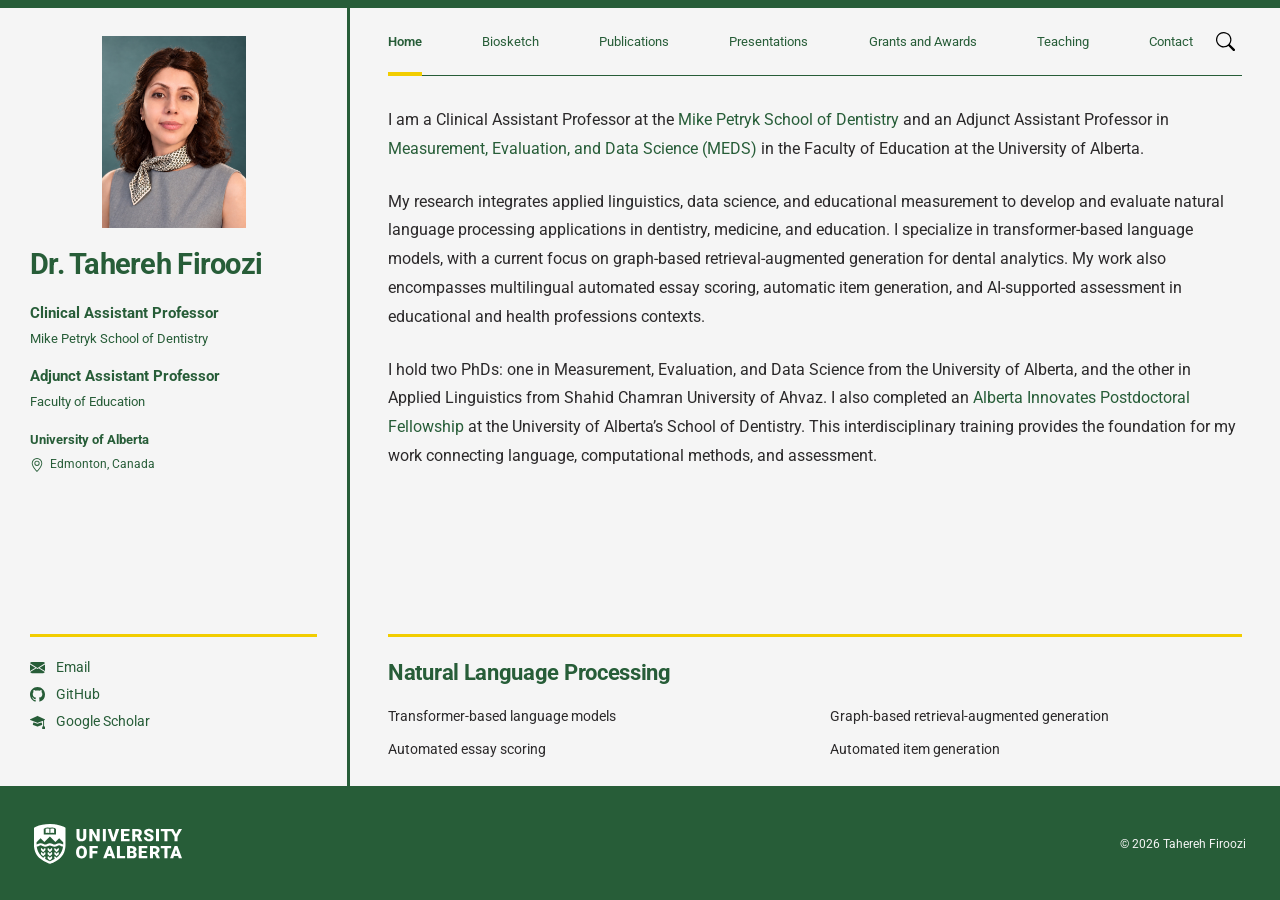
<file: index.html>
<!doctype html><html lang="en-CA"><head><meta charset="utf-8"><meta name="viewport" content="width=device-width, initial-scale=1"><title>Home | Dr. Tahereh Firoozi</title><meta name="description" content="Dr. Tahereh Firoozi researches natural language processing, language models, and educational measurement in dentistry, medicine, and education."><meta name="theme-color" content="#275D38"><meta property="og:type" content="website"><meta property="og:title" content="Home | Dr. Tahereh Firoozi"><meta property="og:description" content="Dr. Tahereh Firoozi researches natural language processing, language models, and educational measurement in dentistry, medicine, and education."><link rel="icon" type="image/svg+xml" href="assets/favicon.svg"><link rel="stylesheet" href="assets/home-bauhaus.css?v=12"><script defer src="assets/home.js?v=6"></script><script type="application/ld+json">{"@context": "https://schema.org", "@type": "Person", "name": "Tahereh Firoozi", "honorificPrefix": "Dr.", "jobTitle": ["Clinical Assistant Professor", "Adjunct Assistant Professor"], "affiliation": {"@type": "CollegeOrUniversity", "name": "University of Alberta"}, "email": "tahereh.firoozi@ualberta.ca", "knowsAbout": ["Natural language processing", "Educational measurement", "Applied linguistics", "Graph-based retrieval-augmented generation", "Automated essay scoring", "Automatic item generation"]}</script><link rel="stylesheet" href="assets/typography.css?v=2"><link rel="stylesheet" href="assets/accents.css?v=1"><link rel="preload" href="assets/fonts/roboto-400.woff2" as="font" type="font/woff2" crossorigin><link rel="stylesheet" href="assets/ualberta-brand.css?v=4"></head><body><a class="skip" href="#main">Skip to main content</a><div class="page"><aside class="profile" aria-label="Faculty profile"><div class="profile-main"><img class="portrait" src="assets/portrait-october-2026.jpeg" width="1086" height="1448" style="aspect-ratio:1086/1448" decoding="async" fetchpriority="high" alt="Portrait of Dr. Tahereh Firoozi"><div class="identity"><h1>Dr. Tahereh Firoozi</h1><div class="positions sidebar-roles"><div class="position-group"><strong class="position-title">Clinical Assistant Professor</strong><div class="position-detail">Mike Petryk School of Dentistry</div></div><div class="position-group"><strong class="position-title">Adjunct Assistant Professor</strong><div class="position-detail">Faculty of Education</div></div><div class="position-university">University of Alberta</div><div class="position-location" style="display:flex;align-items:center;gap:6px;font-size:.8em;font-weight:400;margin-top:8px"><img src="assets/location.svg?v=2" width="14" height="14" alt="" aria-hidden="true"><div>Edmonton, Canada</div></div></div></div></div><nav class="sidebar-contacts" aria-label="Contact and academic profiles"><a href="mailto:tahereh.firoozi@ualberta.ca"><img src="assets/envelope-fill.svg?v=2" alt=""><span>Email</span></a><a href="https://github.com/Tahereh-Firoozi"><img src="assets/github.svg?v=2" alt=""><span>GitHub</span></a><a href="https://scholar.google.com/citations?hl=en&amp;user=uJerP4AAAAAJ"><img src="assets/mortarboard-fill.svg?v=2" alt=""><span>Google Scholar</span></a></nav></aside><div class="content"><header class="header"><button class="menu" aria-controls="main-nav" aria-expanded="false">Menu</button><nav class="navigation" id="main-nav" aria-label="Main navigation"><a href="index.html" aria-current="page">Home</a><a href="biosketch.html">Biosketch</a><a href="publications.html">Publications</a><a href="presentations.html">Presentations</a><a href="grants-awards.html">Grants and Awards</a><a href="teaching.html">Teaching</a><a href="contact.html">Contact</a></nav><button class="search-toggle" aria-label="Search this website" aria-controls="search-panel" aria-expanded="false"><img src="assets/search.svg" alt=""></button></header><section class="search-panel" id="search-panel" hidden><label for="site-search">Search this website</label><input id="site-search" type="search" placeholder="Search publications, teaching, and more" autocomplete="off"><p class="search-status" role="status"></p><ul class="search-results"></ul></section><main class="intro" id="main" tabindex="-1"><p>I am a Clinical Assistant Professor at the <a href="https://www.ualberta.ca/en/school-of-dentistry/index.html">Mike Petryk School of Dentistry</a> and an Adjunct Assistant Professor in <a href="https://www.ualberta.ca/en/education/programs/graduate-programs/measurement-evaluation-and-data-science.html">Measurement, Evaluation, and Data Science (MEDS)</a> in the Faculty of Education at the University of Alberta.</p><p>My research integrates applied linguistics, data science, and educational measurement to develop and evaluate natural language processing applications in dentistry, medicine, and education. I specialize in transformer-based language models, with a current focus on graph-based retrieval-augmented generation for dental analytics. My work also encompasses multilingual automated essay scoring, automatic item generation, and AI-supported assessment in educational and health professions contexts.</p><p>I hold two PhDs: one in Measurement, Evaluation, and Data Science from the University of Alberta, and the other in Applied Linguistics from Shahid Chamran University of Ahvaz. I also completed an <a href="https://albertainnovates.ca/projects/postdoctoral-fellowships-recipients/">Alberta Innovates Postdoctoral Fellowship</a> at the University of Alberta’s School of Dentistry. This interdisciplinary training provides the foundation for my work connecting language, computational methods, and assessment.</p></main><section class="research-focus" aria-labelledby="research-focus-title"><h2 id="research-focus-title">Natural Language Processing</h2><ul class="focus-keywords"><li>Transformer-based language models</li><li>Graph-based retrieval-augmented generation</li><li>Automated essay scoring</li><li>Automated item generation</li></ul></section></div></div><footer class="site-footer"><div class="footer-inner"><a class="university-mark" href="https://www.ualberta.ca/en/index.html" aria-label="University of Alberta"><img src="assets/ualberta-logo-reversed-white.svg" width="148" height="41" alt="University of Alberta"></a><p class="footer-copyright">© 2026 Tahereh Firoozi</p></div></footer></body></html>
</file>
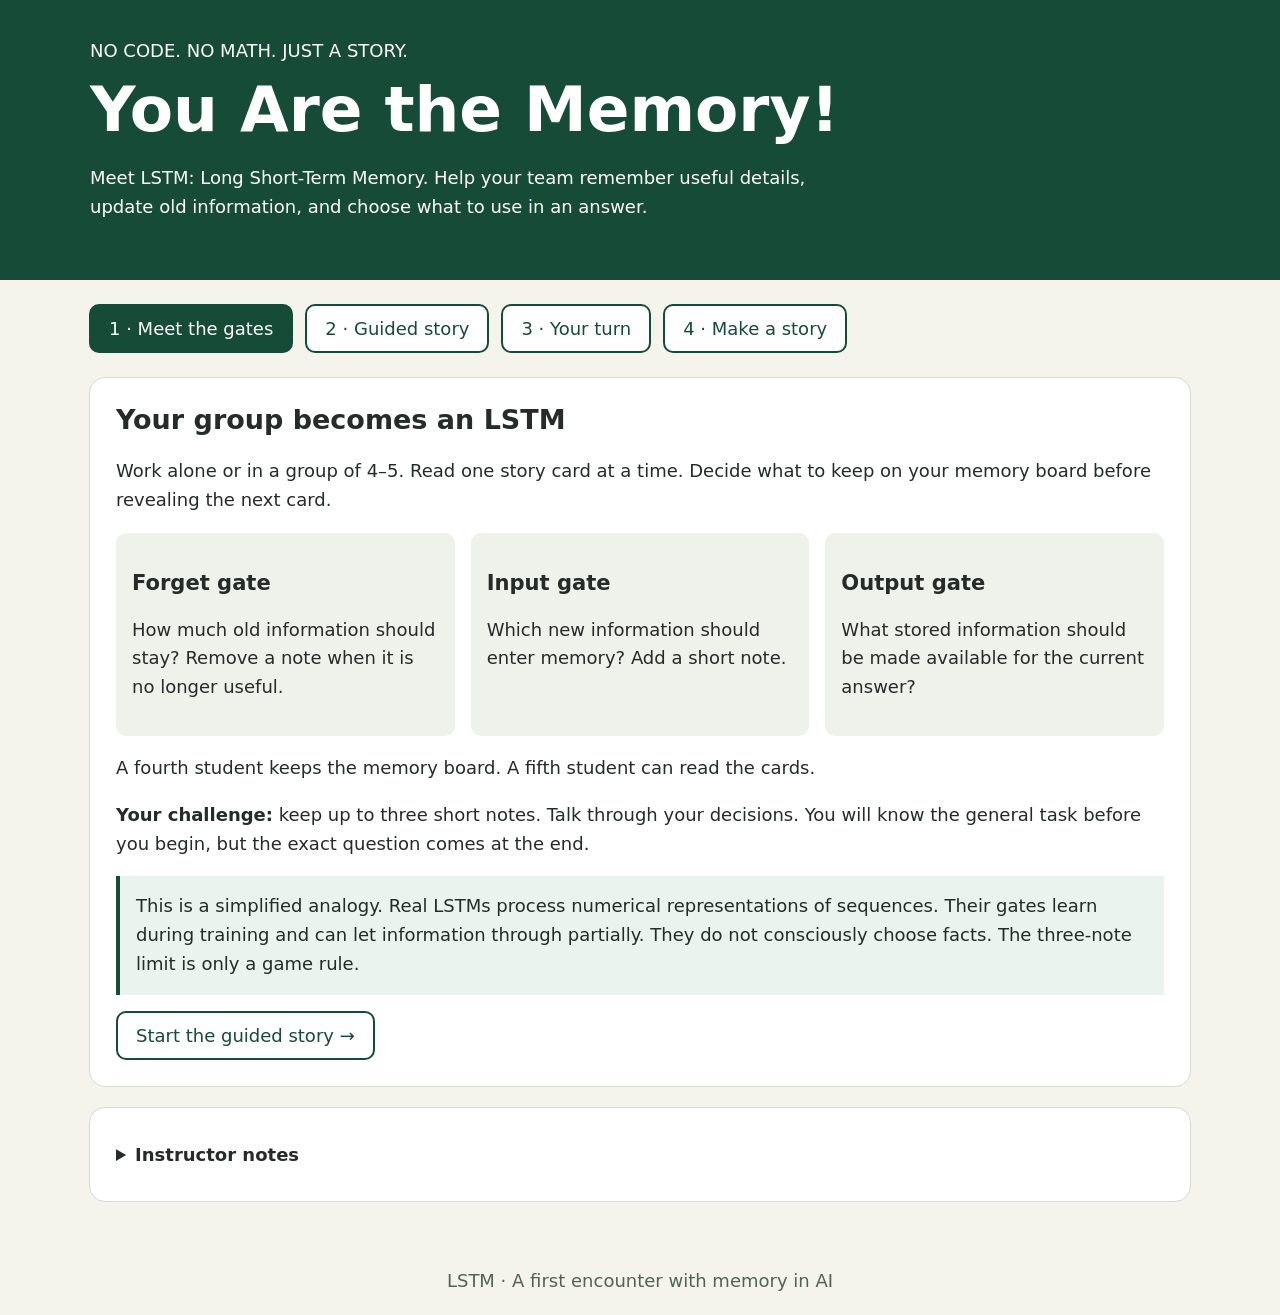
<file: lstm-activity/index.html>
<!doctype html>
<html lang="en"><head><meta charset="utf-8"><meta name="viewport" content="width=device-width,initial-scale=1"><title>You Are the Memory! · LSTM activity</title><style>
:root{font-family:Aptos,Calibri,system-ui,sans-serif;color:#242b28;background:#f5f4ec;font-size:18px}*{box-sizing:border-box}body{margin:0}header{background:#164b38;color:white;padding:40px max(24px,calc((100vw - 1100px)/2))}header p{max-width:720px;line-height:1.6}h1{font-size:clamp(2rem,5vw,3.5rem);margin:12px 0}h2{margin-top:0}main{max-width:1150px;margin:auto;padding:24px}nav{display:flex;gap:12px;flex-wrap:wrap;margin-bottom:24px}button,a.button{font:inherit;cursor:pointer;border:2px solid #164b38;border-radius:10px;padding:12px 18px;background:white;color:#164b38}button:hover,button[aria-pressed=true]{background:#164b38;color:white}button:disabled{opacity:.45;cursor:default}button:focus-visible,input:focus-visible,textarea:focus-visible,summary:focus-visible{outline:3px solid #a86900;outline-offset:3px}.grid{display:grid;grid-template-columns:1.3fr 1fr;gap:24px}.panel{background:white;border:1px solid #d4dcd3;border-radius:16px;padding:26px;margin-bottom:20px}p,li{line-height:1.6}.tag{color:#56675c;font-size:.9rem}.story{font-size:1.4rem;line-height:1.6;min-height:140px}.memory{background:#fff3bd;padding:16px;border-radius:10px;margin:12px 0;display:flex;align-items:center;justify-content:space-between;gap:12px}.memory button{padding:5px 10px;font-size:.9rem}input,textarea{font:inherit;width:100%;padding:12px;border:1px solid #778b7f;border-radius:8px;margin:8px 0 12px}label{display:block}small{display:block;line-height:1.5}.feedback{padding:16px;background:#eaf3ed;border-left:4px solid #164b38;margin:16px 0;line-height:1.6}.actions{display:flex;gap:10px;flex-wrap:wrap;margin-top:20px}details{margin:16px 0}summary{cursor:pointer;padding:10px 0;font-weight:600}.roles{display:grid;grid-template-columns:repeat(3,1fr);gap:16px}.role{background:#eef2eb;border-radius:10px;padding:16px}footer{padding:24px;text-align:center;color:#526256} [hidden]{display:none!important}@media(max-width:720px){.grid,.roles{grid-template-columns:1fr}header{padding:28px 24px}.panel{padding:20px}}@media print{nav,button,.actions{display:none}.grid{display:block}header{background:white;color:black}.panel{break-inside:avoid}}
</style></head><body><header><span>NO CODE. NO MATH. JUST A STORY.</span><h1>You Are the Memory!</h1><p>Meet LSTM: Long Short-Term Memory. Help your team remember useful details, update old information, and choose what to use in an answer.</p></header><main>
<nav aria-label="Activity sections"><button data-view="learn" aria-pressed="true">1 · Meet the gates</button><button data-view="story" aria-pressed="false">2 · Guided story</button><button data-view="practice" aria-pressed="false">3 · Your turn</button><button data-view="create" aria-pressed="false">4 · Make a story</button></nav>
<section id="learn" class="view"><div class="panel"><h2>Your group becomes an LSTM</h2><p>Work alone or in a group of 4–5. Read one story card at a time. Decide what to keep on your memory board before revealing the next card.</p><div class="roles"><div class="role"><h3>Forget gate</h3><p>How much old information should stay? Remove a note when it is no longer useful.</p></div><div class="role"><h3>Input gate</h3><p>Which new information should enter memory? Add a short note.</p></div><div class="role"><h3>Output gate</h3><p>What stored information should be made available for the current answer?</p></div></div><p>A fourth student keeps the memory board. A fifth student can read the cards.</p><p><strong>Your challenge:</strong> keep up to three short notes. Talk through your decisions. You will know the general task before you begin, but the exact question comes at the end.</p><div class="feedback">This is a simplified analogy. Real LSTMs process numerical representations of sequences. Their gates learn during training and can let information through partially. They do not consciously choose facts. The three-note limit is only a game rule.</div><button id="begin">Start the guided story →</button></div><details class="panel"><summary>Instructor notes</summary><p>Allow around 20–25 minutes. Assign roles, project the guided story, then let groups complete the new practice story. Encourage explanations before clicking. There is no need to enter names.</p><p>The memory board represents the cell state. The output gate controls what part of the updated cell state contributes to the hidden state; a downstream output layer can use that hidden state to produce an answer. Selecting a note here simplifies that process.</p><p>Optional comparison: on paper, keep only the first three facts with no updates. Repeat the parcel story. The stale code shows why updating matters. This artificial restriction does not represent all other AI models.</p></details></section>
<section id="play" class="view" hidden><div class="grid"><div><div class="panel"><span class="tag" id="progress"></span><h2 id="storyTitle"></h2><p id="task"></p><div class="story" id="card" aria-live="polite"></div><div id="decision"><p><strong>Pause and decide:</strong> What should the forget gate remove? What should the input gate add?</p><details id="hint"><summary>See a suggested decision</summary><p id="hintText"></p></details><div class="actions"><button id="next">Next story card →</button></div></div><div id="answerArea" hidden><label for="answer" id="question"></label><input id="answer" autocomplete="off" placeholder="Type your answer"><button id="check">Check my answer</button><div id="result" role="status"></div><p>Which information remained in memory but was unnecessary for this answer?</p><label for="reflection">Explain what the output gate did</label><textarea id="reflection" rows="3" placeholder="We kept … in memory, but used … to answer."></textarea></div></div><div class="actions"><button id="restart">Restart this story</button><button id="toPractice">Try the practice story →</button></div></div><aside class="panel"><h2>Your memory board</h2><p>Up to three notes. Removing an old note models the forget gate; adding a note models the input gate.</p><div id="notes" aria-live="polite"></div><form id="noteForm"><label for="newNote">New memory</label><input id="newNote" maxlength="140" placeholder="A short useful fact" required><button id="add" type="submit">Store this memory</button></form><p id="capacity" role="status"></p><small>Your progress is saved automatically in this browser on this device when browser storage is available. Nothing is submitted to your instructor.</small><p id="saveStatus" role="status"></p></aside></div></section>
<section id="create" class="view" hidden><div class="panel"><h2>Give another group a memory challenge</h2><p>Write four sentences: an important fact, a distracting detail, a correction to the important fact, and a question requiring the corrected information.</p><label for="ownStory">Your four-sentence story</label><textarea id="ownStory" rows="7" placeholder="1. An important fact …&#10;2. A distracting detail …&#10;3. A correction …&#10;4. Your question …"></textarea><label for="exit">Exit ticket: explain an LSTM using “remember,” “update,” and “use.”</label><textarea id="exit" rows="4"></textarea><button id="download">Download my work</button><p>The download includes both story memory boards, answers, reflections, and your own story. Share the file with your instructor if requested.</p></div></section>
</main><footer>LSTM · A first encounter with memory in AI</footer><script>
'use strict';
const stories={story:{title:'The mystery parcel',task:'You are helping Student A collect a parcel after class.',cards:[['Student A is collecting a parcel after class. The collection code is 472.','Store the collection code: 472.'],['On the way, Student A sees a purple bicycle covered in stickers.','The bicycle probably will not help with collecting the parcel. You can leave it out.'],['The parcel is waiting at the library desk.','Store the collection location: library desk.'],['A message arrives: the collection code has changed to 819. The old code will no longer work.','Forget the outdated code 472. Store the new code 819.'],['Student A stops to chat about a funny video.','This detail probably does not help with parcel collection.'],['The library desk closes at 5 p.m.','Store the closing time: 5 p.m. Keep the current code and location too.']],question:'Student A has reached the library desk. What code should they give?',answer:'819',explanation:'The current code is 819. The forget gate removed the outdated code; the input gate stored the replacement. The output gate made relevant memory available for the answer. The location and closing time can stay in memory without appearing in this answer.'},practice:{title:'The workshop mix-up',task:'You are helping Student B arrive at a workshop at the correct place and time.',cards:[['Student B has a workshop in Room 204 at 2 p.m.','Store Room 204 and 2 p.m.'],['A poster outside shows a penguin wearing sunglasses.','The poster does not help with finding the workshop.'],['Student B needs to bring a notebook.','Store the notebook reminder if you have space.'],['An email arrives: the workshop has moved to Room 310. The time is unchanged.','Replace Room 204 with Room 310. Keep the time: 2 p.m.'],['A friend says the café has a new cookie flavour.','This is probably a distraction for the workshop task.'],['A final message says the workshop will now begin at 3 p.m.','Replace 2 p.m. with 3 p.m. Keep Room 310.']],question:'Where should Student B go, and at what time?',answer:'310',explanation:'Student B should go to Room 310 at 3 p.m. Two old facts needed updating. The notebook reminder could remain in memory, but it is not needed to answer where and when.'}};
const empty=()=>({step:0,notes:[],answer:'',reflection:'',checked:false});let state={story:empty(),practice:empty(),ownStory:'',exit:'',view:'learn'},active='story';const key='lstm-memory-activity-v1';try{const saved=JSON.parse(localStorage.getItem(key));if(saved&&['story','practice'].every(k=>saved[k]&&Number.isInteger(saved[k].step)&&saved[k].step>=0&&saved[k].step<=6&&Array.isArray(saved[k].notes)&&saved[k].notes.length<=3&&saved[k].notes.every(n=>typeof n==='string'))){state={...state,...saved};}}catch(e){}
const $=id=>document.getElementById(id);function save(){try{localStorage.setItem(key,JSON.stringify(state));$('saveStatus').textContent='Saved in this browser.';}catch(e){$('saveStatus').textContent='Browser saving is unavailable. Download your work before leaving.';}}
function show(view){state.view=view;document.querySelectorAll('.view').forEach(el=>el.hidden=true);document.querySelectorAll('[data-view]').forEach(b=>b.setAttribute('aria-pressed',String(b.dataset.view===view)));if(view==='story'||view==='practice'){active=view;$('play').hidden=false;render();}else{$(view).hidden=false;}save();}
function render(){const s=state[active],d=stories[active],end=s.step===6;$('storyTitle').textContent=d.title;$('task').textContent=d.task;$('progress').textContent=end?'Final challenge · Use your memory':'Card '+(s.step+1)+' of 6';$('card').textContent=end?'The story is finished. Ask your output gate what information is needed now.':d.cards[s.step][0];$('decision').hidden=end;$('hint').open=false;$('hintText').textContent=end?'':d.cards[s.step][1];$('answerArea').hidden=!end;$('question').textContent=d.question;$('answer').value=s.answer;$('reflection').value=s.reflection;$('result').textContent='';if(end&&s.checked)feedback();$('toPractice').hidden=active==='practice';$('notes').replaceChildren();s.notes.forEach((note,i)=>{const row=document.createElement('div');row.className='memory';const text=document.createElement('span');text.textContent=note;const b=document.createElement('button');b.textContent='Forget';b.setAttribute('aria-label','Forget '+note);b.onclick=()=>{s.notes.splice(i,1);save();render();};row.append(text,b);$('notes').append(row);});$('capacity').textContent=s.notes.length+' / 3 memories stored'+(s.notes.length===3?' — forget one before adding another.':'.');$('add').disabled=s.notes.length>=3;}
function feedback(){const s=state[active],a=s.answer.toLowerCase();const ok=active==='story'?/\b819\b/.test(a):/\b310\b/.test(a)&&(/\b3\s*(p\.?m\.?|:00)?\b/.test(a)||/\b15:00\b/.test(a));$('result').className='feedback';$('result').textContent=(ok?'You found the updated information! ':'Compare your answer with the updated memory. ')+stories[active].explanation;}
document.querySelectorAll('[data-view]').forEach(b=>b.onclick=()=>show(b.dataset.view));$('begin').onclick=()=>show('story');$('toPractice').onclick=()=>show('practice');$('next').onclick=()=>{state[active].step=Math.min(6,state[active].step+1);save();render();};$('restart').onclick=()=>{if(confirm('Clear this story’s notes and answers and start again?')){state[active]=empty();save();render();}};$('noteForm').onsubmit=e=>{e.preventDefault();const value=$('newNote').value.trim();if(value&&state[active].notes.length<3){state[active].notes.push(value);$('newNote').value='';save();render();}};$('answer').oninput=()=>{state[active].answer=$('answer').value;state[active].checked=false;$('result').textContent='';save();};$('reflection').oninput=()=>{state[active].reflection=$('reflection').value;save();};$('check').onclick=()=>{if(!$('answer').value.trim()){$('result').textContent='Enter an answer first, then check it.';return;}state[active].checked=true;save();feedback();};for(const id of ['ownStory','exit']){$(id).value=state[id];$(id).oninput=()=>{state[id]=$(id).value;save();};}
$('download').onclick=()=>{let text='YOU ARE THE MEMORY! — My work\n';for(const k of ['story','practice']){const s=state[k];text+='\n'+stories[k].title+'\nMemory: '+s.notes.join('; ')+'\nAnswer: '+s.answer+'\nReflection: '+s.reflection+'\n';}text+='\nMy story\n'+state.ownStory+'\n\nExit ticket\n'+state.exit;const url=URL.createObjectURL(new Blob([text],{type:'text/plain;charset=utf-8'}));const a=document.createElement('a');a.href=url;a.download='my-lstm-activity.txt';a.click();setTimeout(()=>URL.revokeObjectURL(url),1000);};show(['learn','story','practice','create'].includes(state.view)?state.view:'learn');
</script></body></html>
</file>
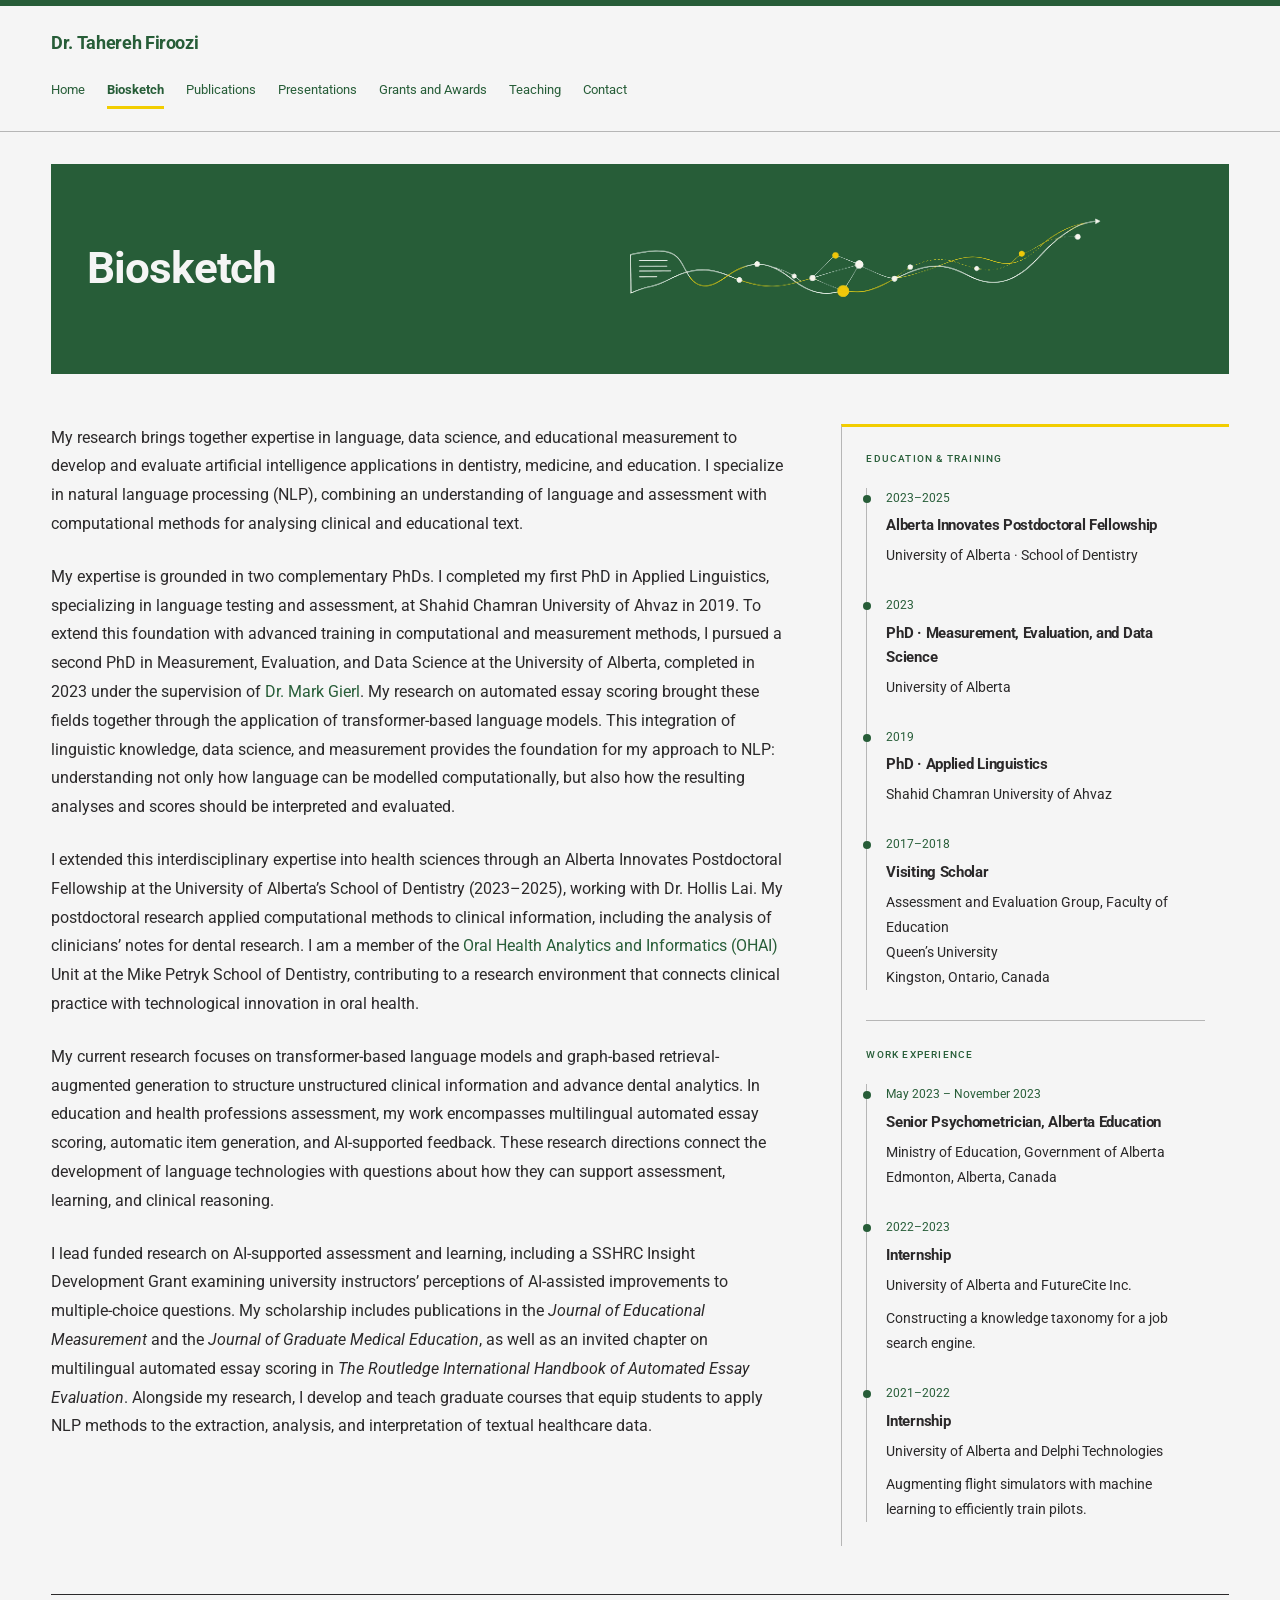
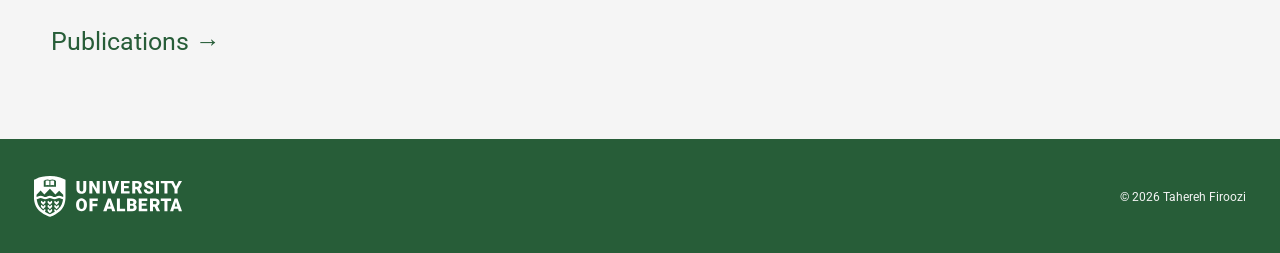
<file: biosketch.html>
<!doctype html>
<html lang="en-CA"><head><meta charset="utf-8"><meta name="viewport" content="width=device-width, initial-scale=1"><title>Biosketch | Dr. Tahereh Firoozi</title><meta name="description" content="Academic biography of Dr. Tahereh Firoozi: two complementary PhDs in applied linguistics and measurement and data science, and postdoctoral training in dentistry."><meta name="theme-color" content="#275D38"><meta property="og:type" content="website"><meta property="og:title" content="Biosketch | Dr. Tahereh Firoozi"><meta property="og:description" content="Academic biography of Dr. Tahereh Firoozi: two complementary PhDs in applied linguistics and measurement and data science, and postdoctoral training in dentistry."><link rel="icon" type="image/svg+xml" href="assets/favicon.svg"><link rel="stylesheet" href="assets/styles.css"><link rel="stylesheet" href="assets/harmony.css?v=7"><script defer src="assets/site.js"></script><script type="application/ld+json">{"@context": "https://schema.org", "@type": "Person", "name": "Tahereh Firoozi", "honorificPrefix": "Dr.", "jobTitle": ["Clinical Assistant Professor", "Adjunct Assistant Professor"], "affiliation": {"@type": "CollegeOrUniversity", "name": "University of Alberta"}, "email": "tahereh.firoozi@ualberta.ca", "knowsAbout": ["Natural language processing", "Educational measurement", "Applied linguistics", "Graph-based retrieval-augmented generation", "Automated essay scoring", "Automatic item generation"]}</script><link rel="stylesheet" href="assets/typography.css?v=2"><link rel="stylesheet" href="assets/accents.css?v=1"><link rel="preload" href="assets/fonts/roboto-400.woff2" as="font" type="font/woff2" crossorigin><link rel="stylesheet" href="assets/ualberta-brand.css?v=4"><link rel="stylesheet" href="assets/biosketch-banner.css?v=2"></head>
<body data-page="biosketch"><a class="skip-link" href="#main">Skip to main content</a><div class="top-rule"></div>
<header class="site-header"><div class="header-inner"><div class="site-identity"><a class="brand" href="index.html" aria-label="Dr. Tahereh Firoozi — Home"><span class="brand-name">Dr. Tahereh Firoozi</span></a><button class="menu-toggle" type="button" aria-expanded="false" aria-controls="main-nav" hidden><span>Menu</span><span class="menu-symbol" aria-hidden="true">☰</span></button><nav class="main-nav" id="main-nav" aria-label="Main navigation"><a href="index.html">Home</a><a href="biosketch.html" aria-current="page">Biosketch</a><a href="publications.html">Publications</a><a href="presentations.html">Presentations</a><a href="grants-awards.html">Grants and Awards</a><a href="teaching.html">Teaching</a><a href="contact.html">Contact</a></nav></div></div></header>
<main id="main" class="site-main" tabindex="-1"><header class="page-intro biosketch-banner"><h1>Biosketch</h1><svg width="0" height="0" aria-hidden="true" style="position:absolute;pointer-events:none"><defs><filter id="biosketch-linework" color-interpolation-filters="sRGB"><feColorMatrix type="matrix" values="1 0 0 0 0  0 1 0 0 0  0 0 1 0 0  4 0 0 0 -1"/></filter></defs></svg><div class="biosketch-sketch" aria-hidden="true"><img src="assets/biosketch-open-journey.webp" width="2048" height="711" alt="" decoding="async"></div></header>
    <div class="bio-layout"><article class="prose"><p>My research brings together expertise in language, data science, and educational measurement to develop and evaluate artificial intelligence applications in dentistry, medicine, and education. I specialize in natural language processing (NLP), combining an understanding of language and assessment with computational methods for analysing clinical and educational text.</p><p>My expertise is grounded in two complementary PhDs. I completed my first PhD in Applied Linguistics, specializing in language testing and assessment, at Shahid Chamran University of Ahvaz in 2019. To extend this foundation with advanced training in computational and measurement methods, I pursued a second PhD in Measurement, Evaluation, and Data Science at the University of Alberta, completed in 2023 under the supervision of <a href="https://sites.google.com/ualberta.ca/mark-gierl/home">Dr. Mark Gierl</a>. My research on automated essay scoring brought these fields together through the application of transformer-based language models. This integration of linguistic knowledge, data science, and measurement provides the foundation for my approach to NLP: understanding not only how language can be modelled computationally, but also how the resulting analyses and scores should be interpreted and evaluated.</p><p>I extended this interdisciplinary expertise into health sciences through an Alberta Innovates Postdoctoral Fellowship at the University of Alberta’s School of Dentistry (2023–2025), working with Dr. Hollis Lai. My postdoctoral research applied computational methods to clinical information, including the analysis of clinicians’ notes for dental research. I am a member of the <a href="https://www.ualberta.ca/en/school-of-dentistry/research/research-clusters/oral-health-analytics-and-informatics/index.html">Oral Health Analytics and Informatics (OHAI)</a> Unit at the Mike Petryk School of Dentistry, contributing to a research environment that connects clinical practice with technological innovation in oral health.</p><p>My current research focuses on transformer-based language models and graph-based retrieval-augmented generation to structure unstructured clinical information and advance dental analytics. In education and health professions assessment, my work encompasses multilingual automated essay scoring, automatic item generation, and AI-supported feedback. These research directions connect the development of language technologies with questions about how they can support assessment, learning, and clinical reasoning.</p><p>I lead funded research on AI-supported assessment and learning, including a SSHRC Insight Development Grant examining university instructors’ perceptions of AI-assisted improvements to multiple-choice questions. My scholarship includes publications in the <em>Journal of Educational Measurement</em> and the <em>Journal of Graduate Medical Education</em>, as well as an invited chapter on multilingual automated essay scoring in <em>The Routledge International Handbook of Automated Essay Evaluation</em>. Alongside my research, I develop and teach graduate courses that equip students to apply NLP methods to the extraction, analysis, and interpretation of textual healthcare data.</p></article>
    <aside class="bio-aside"><div class="eyebrow">Education &amp; training</div><ol class="timeline"><li><span class="timeline-date">2023–2025</span><h3>Alberta Innovates Postdoctoral Fellowship</h3><p>University of Alberta · School of Dentistry</p></li><li><span class="timeline-date">2023</span><h3>PhD · Measurement, Evaluation, and Data Science</h3><p>University of Alberta</p></li><li><span class="timeline-date">2019</span><h3>PhD · Applied Linguistics</h3><p>Shahid Chamran University of Ahvaz</p></li><li><span class="timeline-date">2017–2018</span><h3>Visiting Scholar</h3><p>Assessment and Evaluation Group, Faculty of Education<br>Queen’s University<br>Kingston, Ontario, Canada</p></li></ol><section class="work-experience" aria-labelledby="work-experience-title"><h2 class="eyebrow" id="work-experience-title">Work experience</h2><ol class="timeline">
<li><span class="timeline-date">May 2023 – November 2023</span><h3>Senior Psychometrician, Alberta Education</h3><p>Ministry of Education, Government of Alberta<br>Edmonton, Alberta, Canada</p></li>
<li><span class="timeline-date">2022–2023</span><h3>Internship</h3><p>University of Alberta and FutureCite Inc.</p><p>Constructing a knowledge taxonomy for a job search engine.</p></li>
<li><span class="timeline-date">2021–2022</span><h3>Internship</h3><p>University of Alberta and Delphi Technologies</p><p>Augmenting flight simulators with machine learning to efficiently train pilots.</p></li>
</ol></section></aside></div>
    <div class="page-next"><a href="publications.html">Publications <span aria-hidden="true">→</span></a></div></main>
<footer class="site-footer"><div class="footer-inner"><a class="university-mark" href="https://www.ualberta.ca/en/index.html" aria-label="University of Alberta"><img src="assets/ualberta-logo-reversed-white.svg" width="148" height="41" alt="University of Alberta"></a><p class="footer-copyright">© 2026 Tahereh Firoozi</p></div></footer>
<div class="toast" role="status" aria-live="polite" id="toast" hidden></div>
</body></html>
</file>
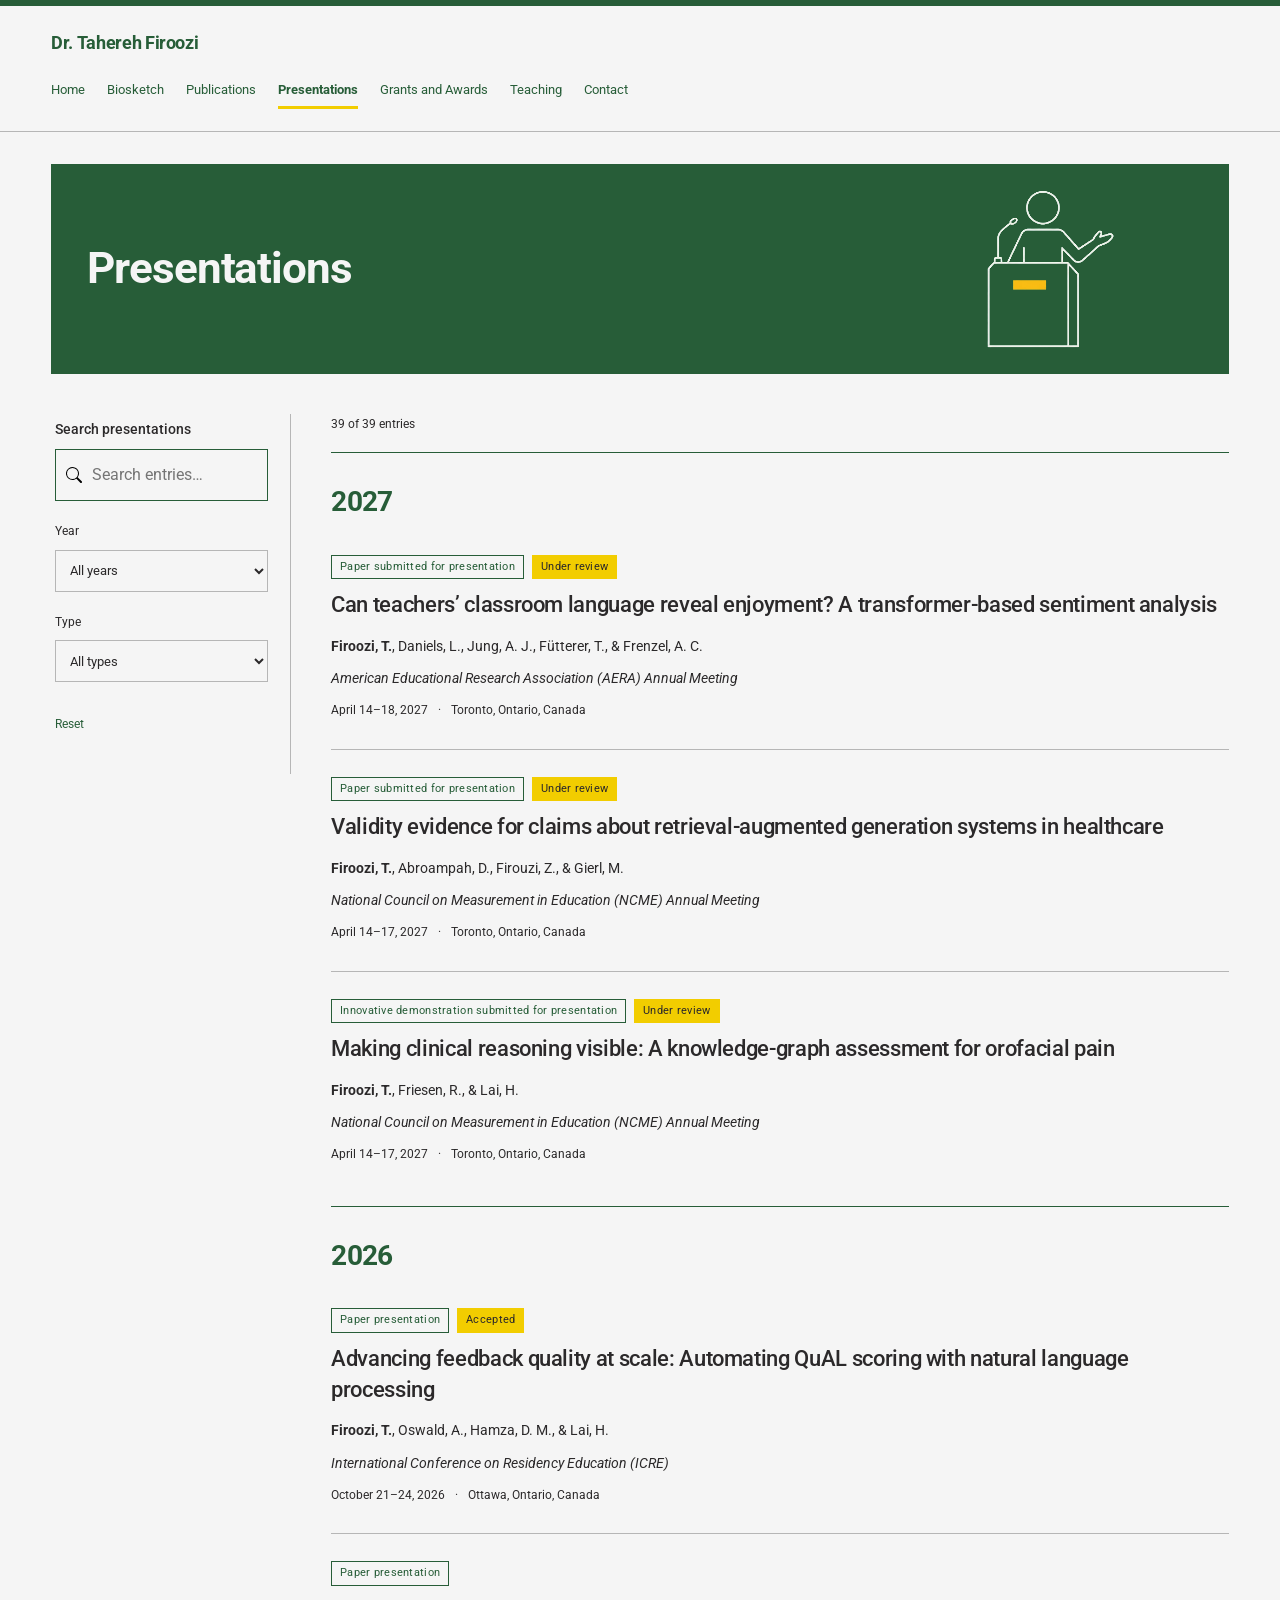
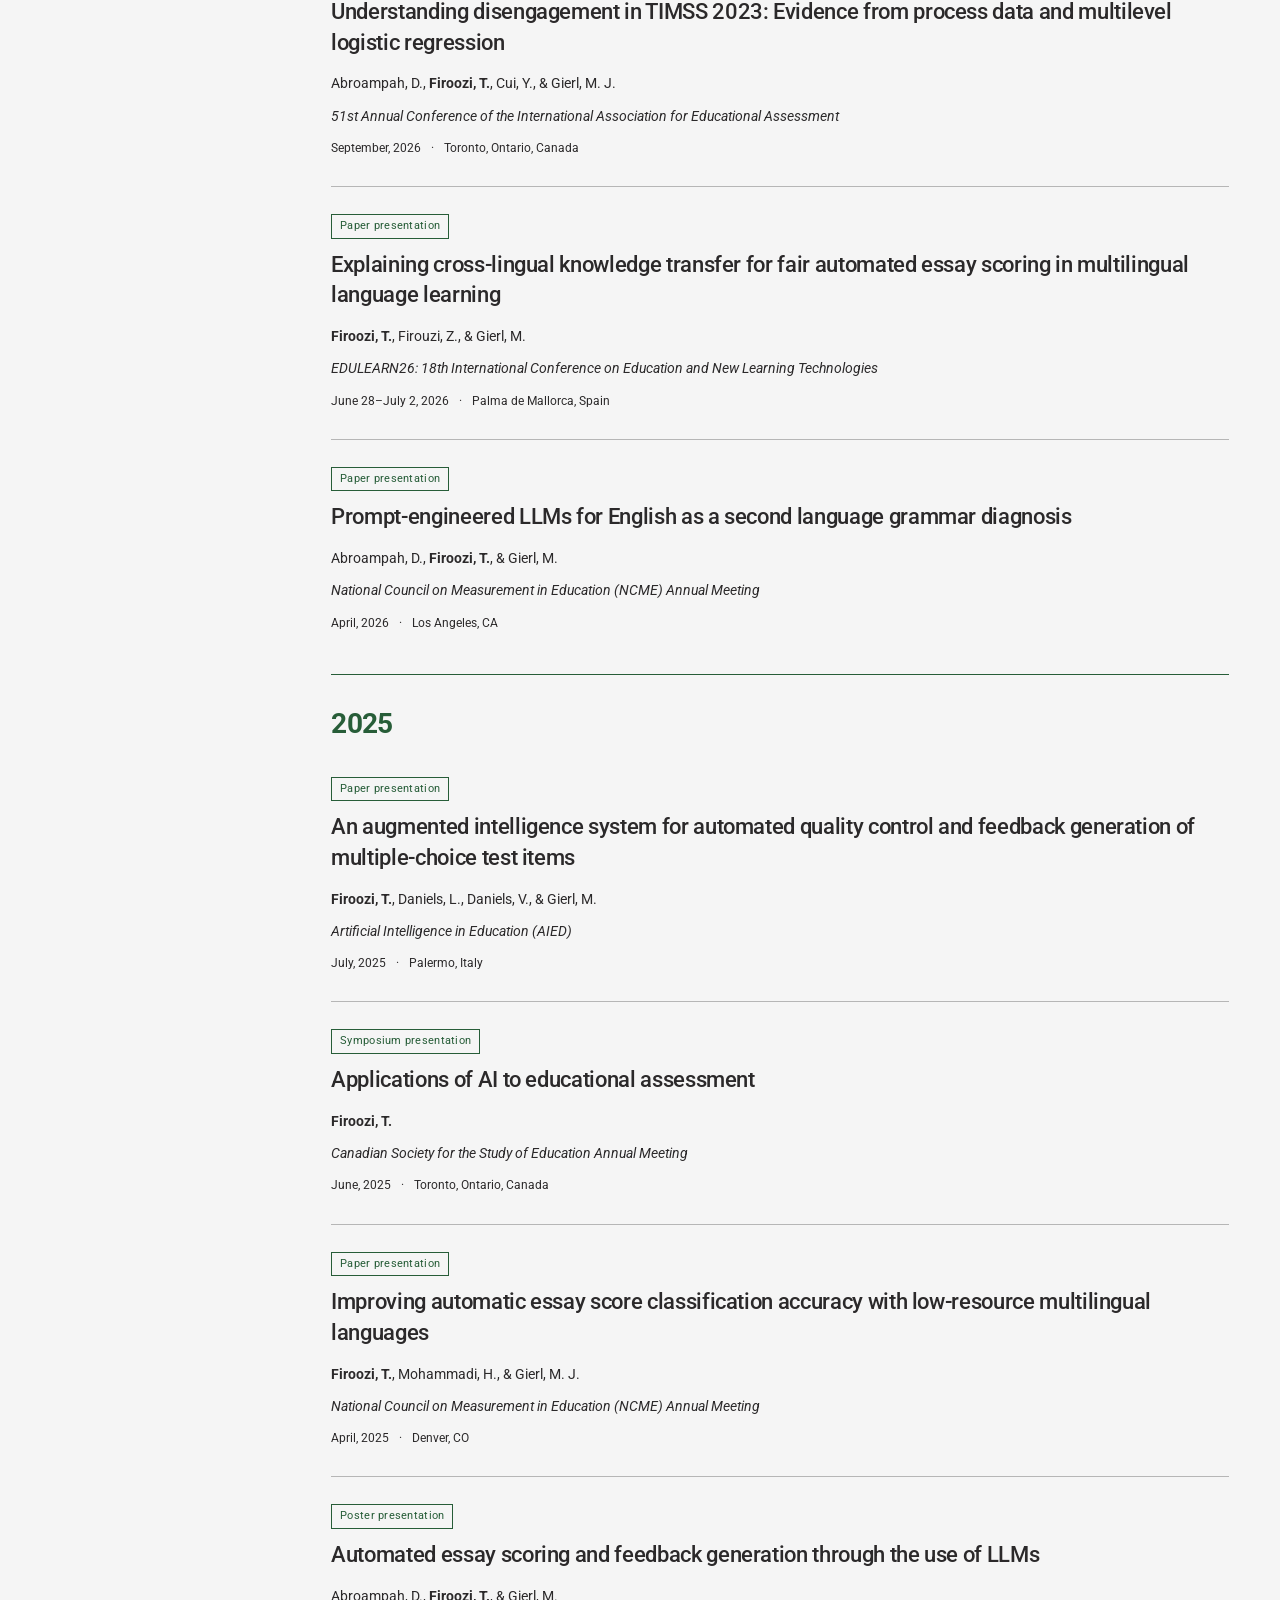
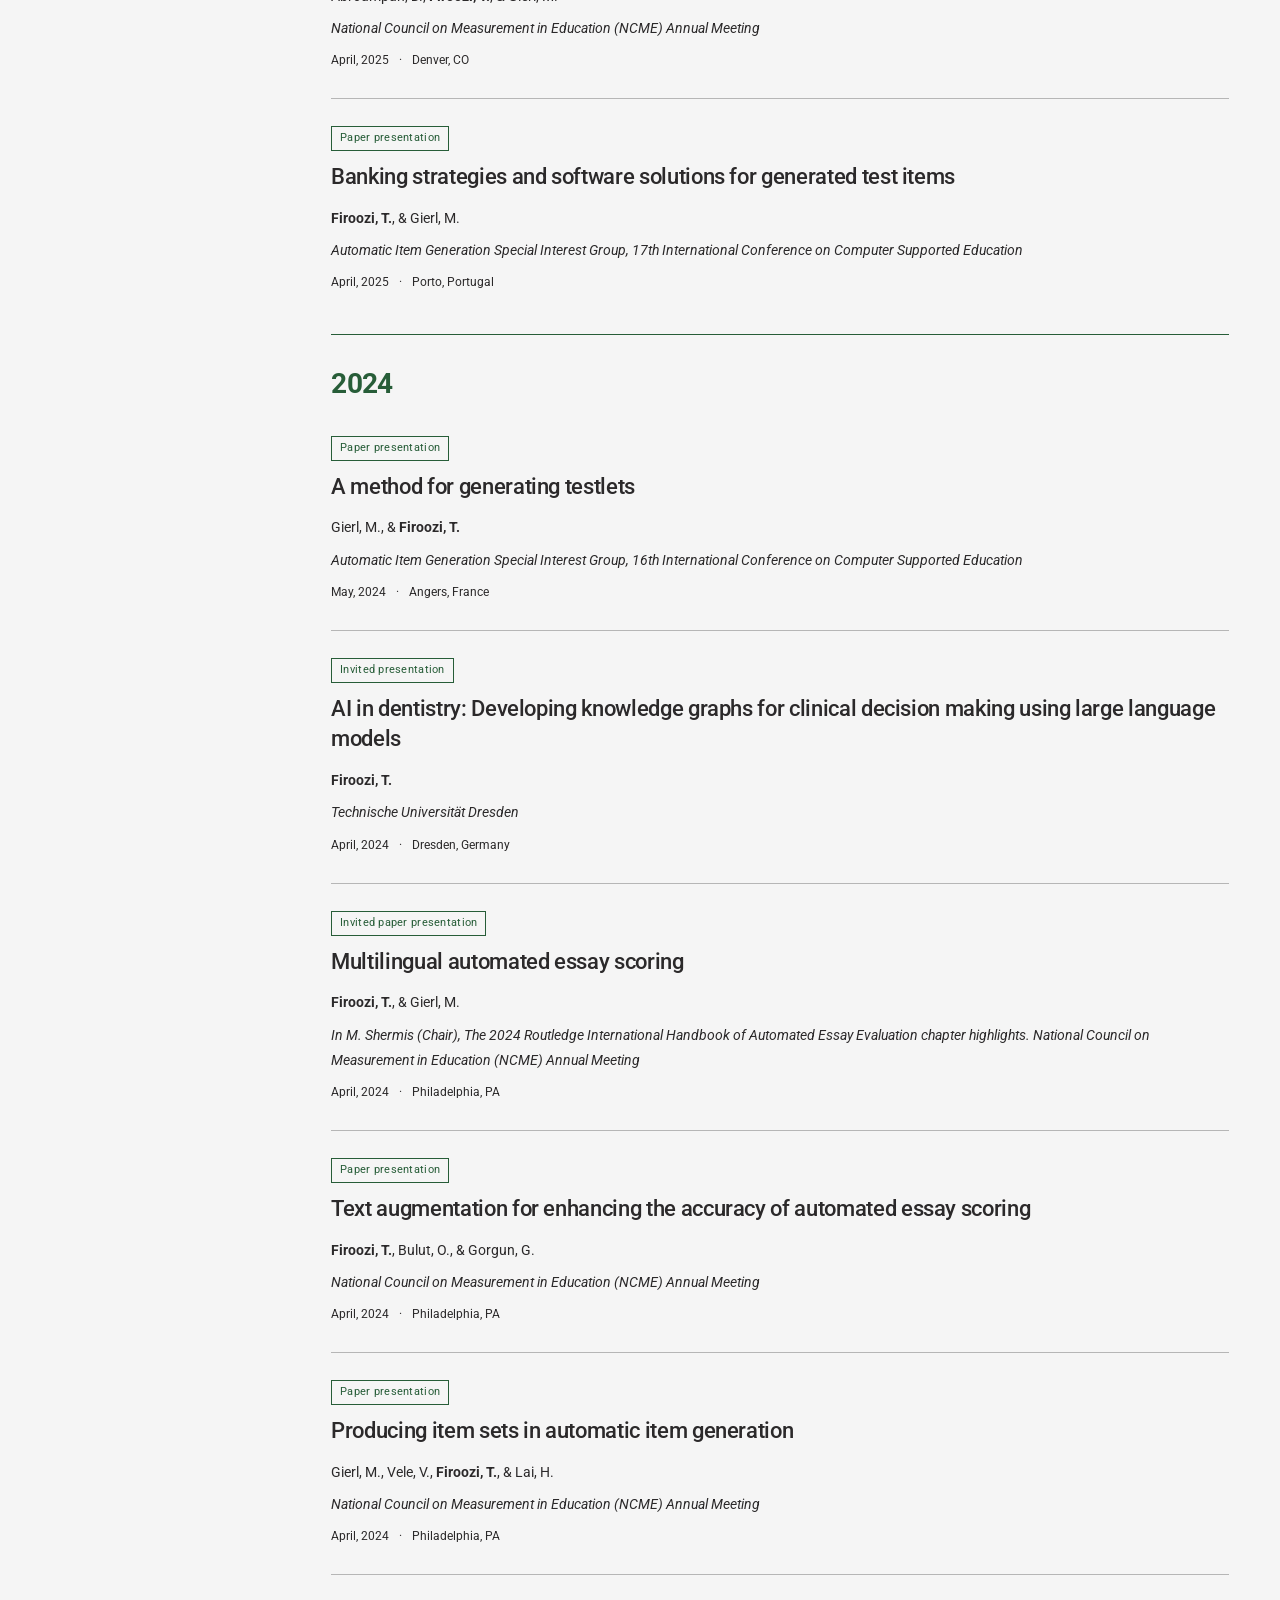
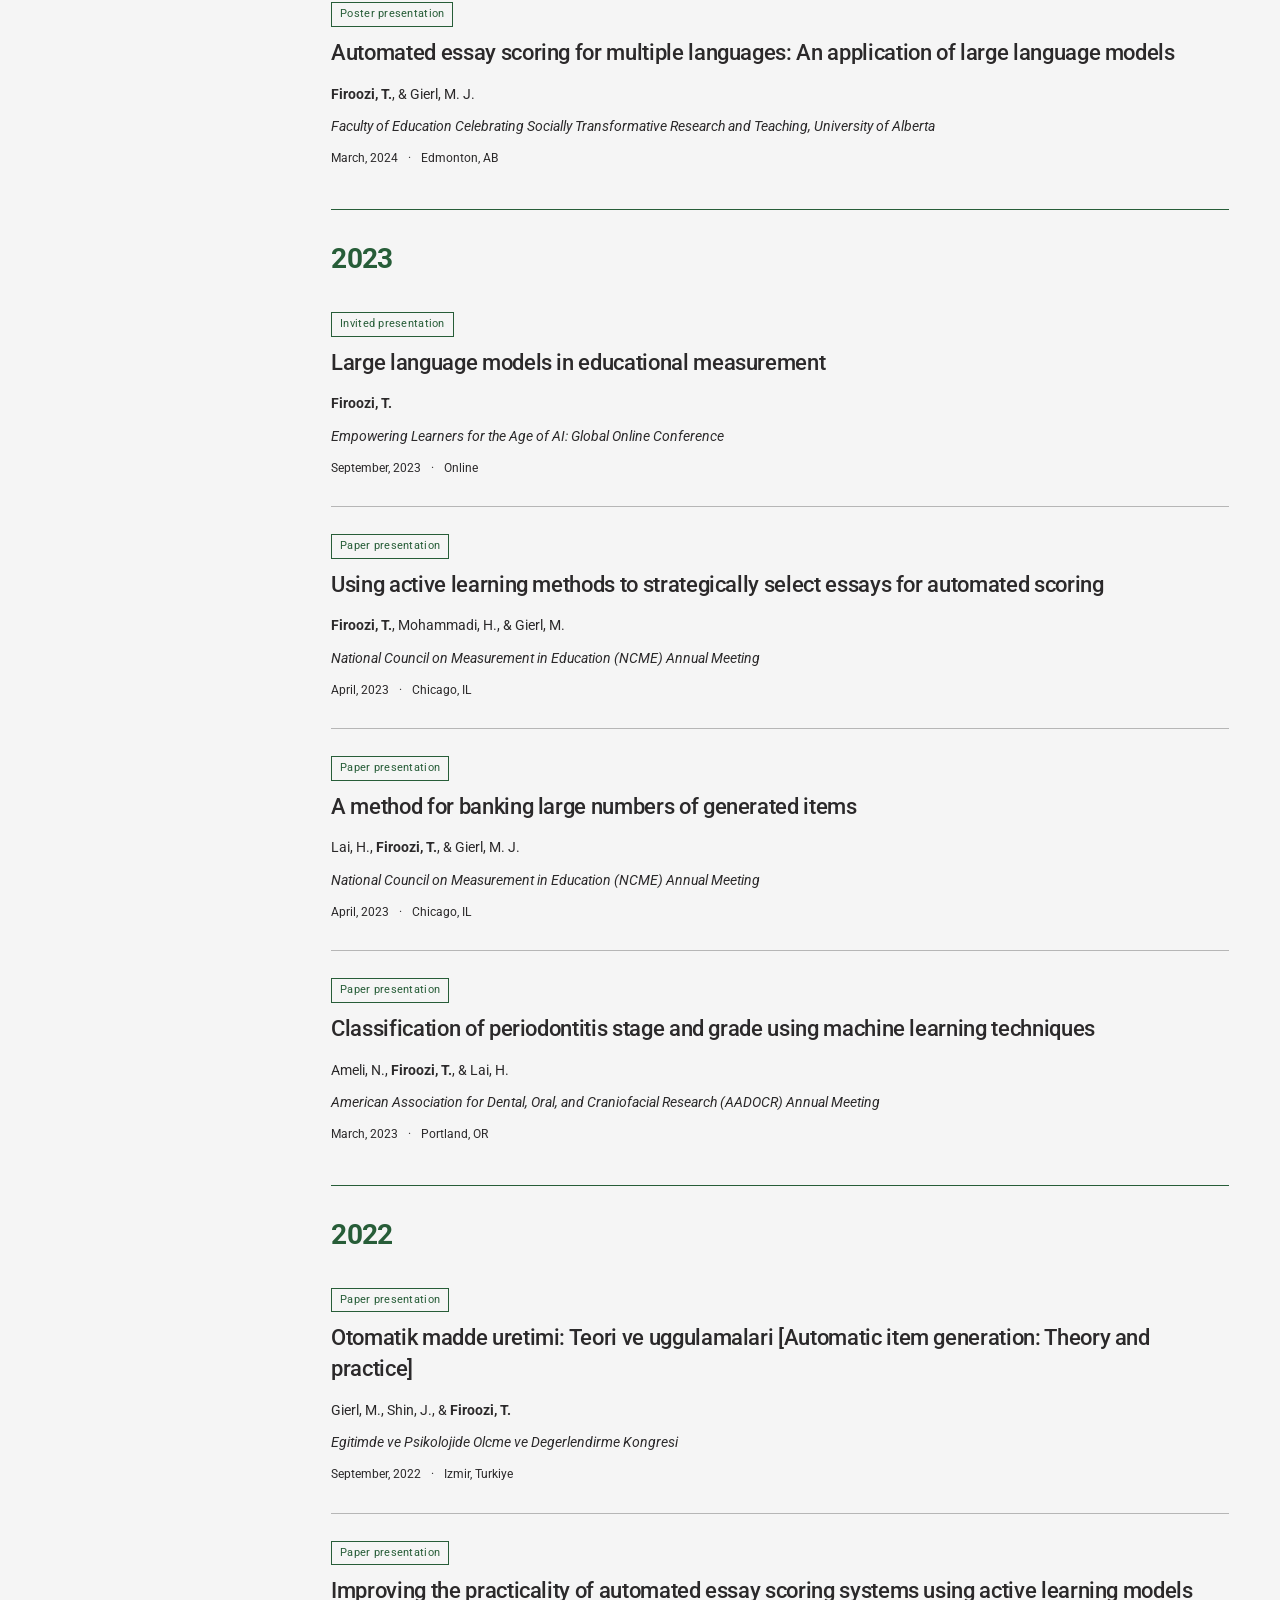
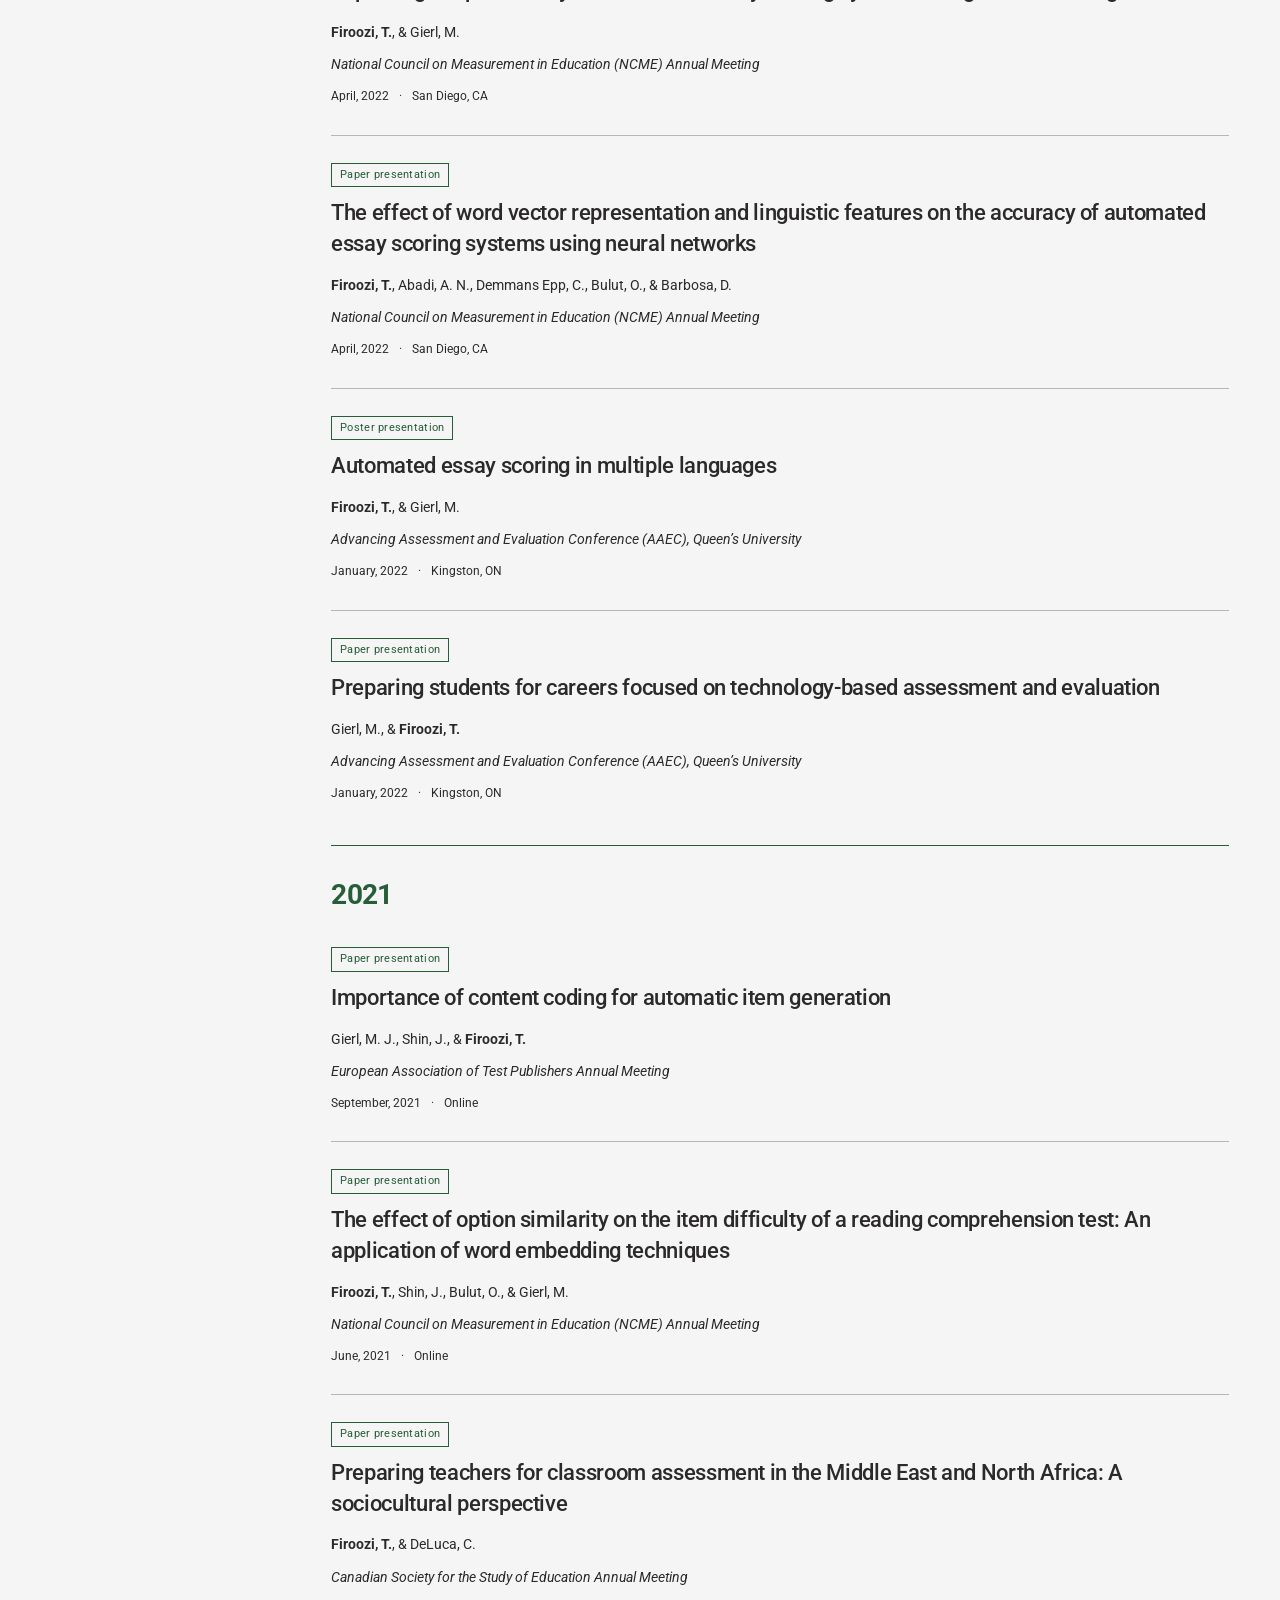
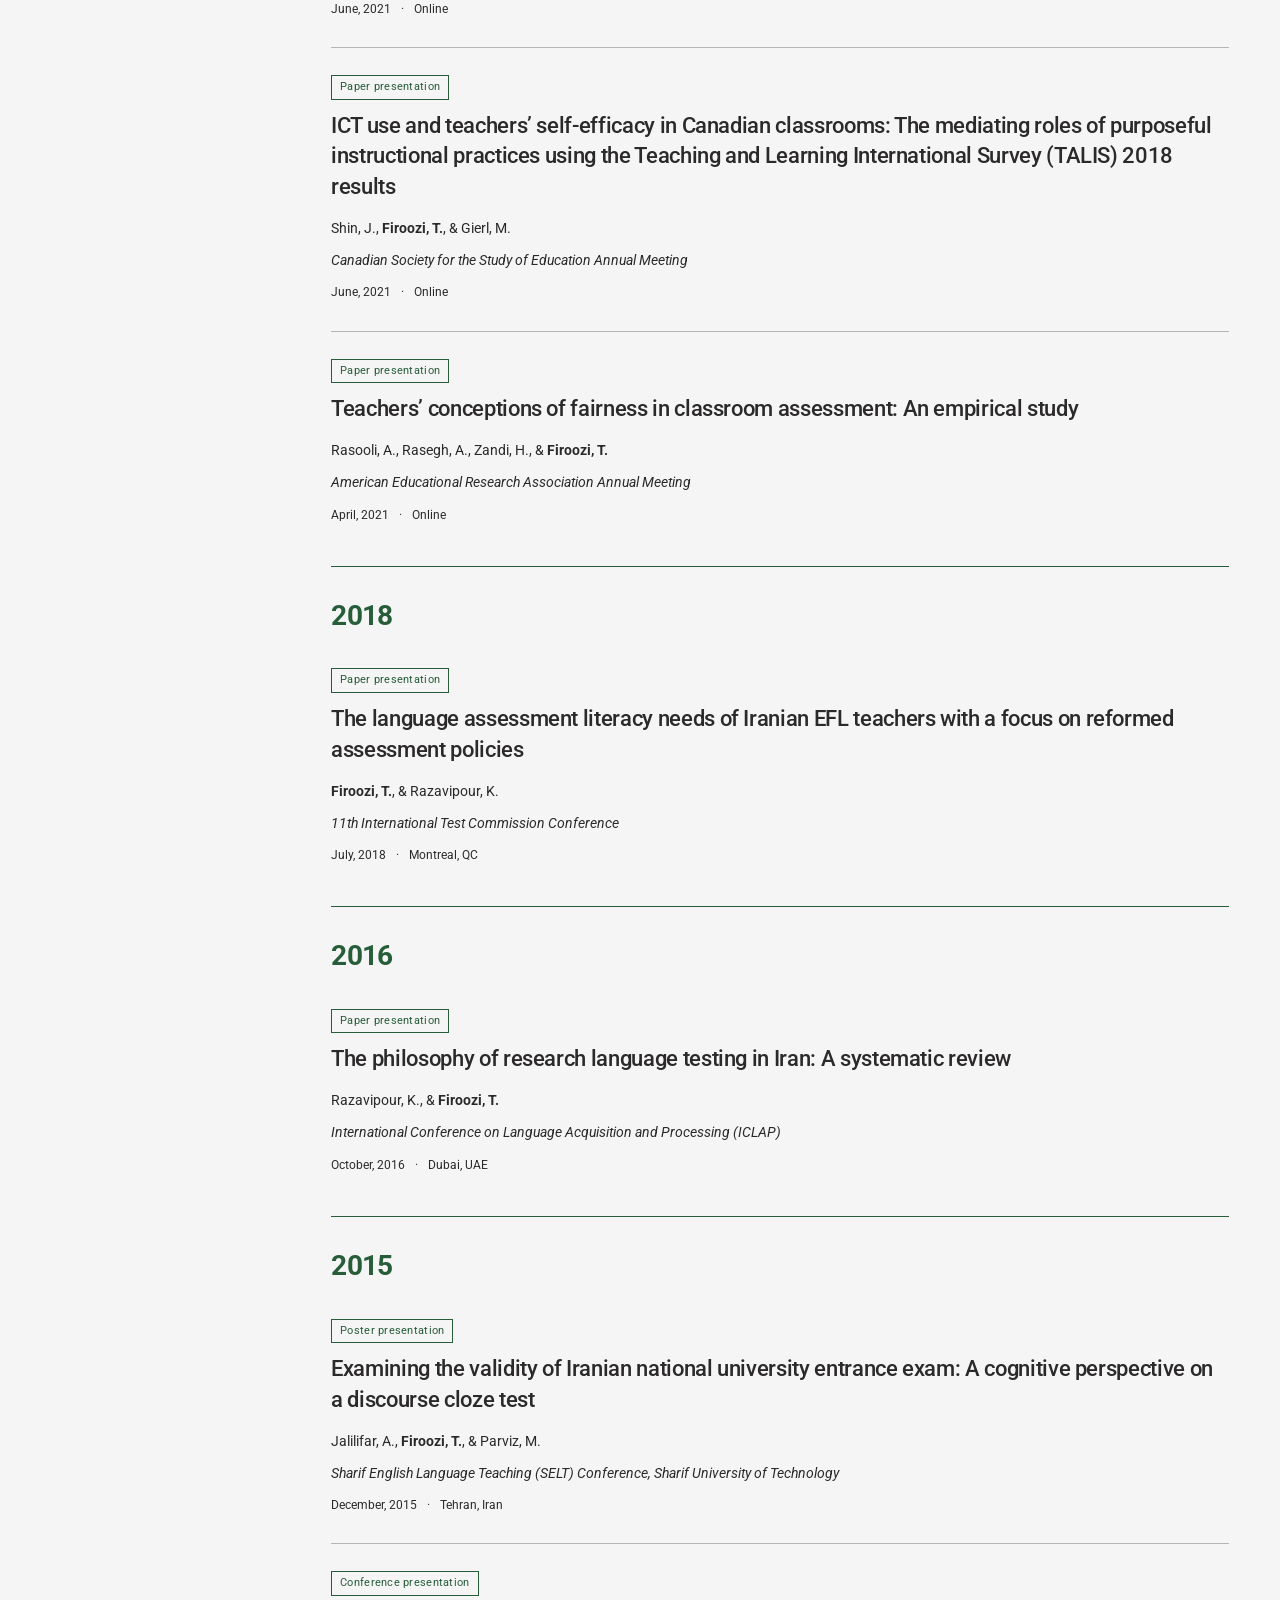
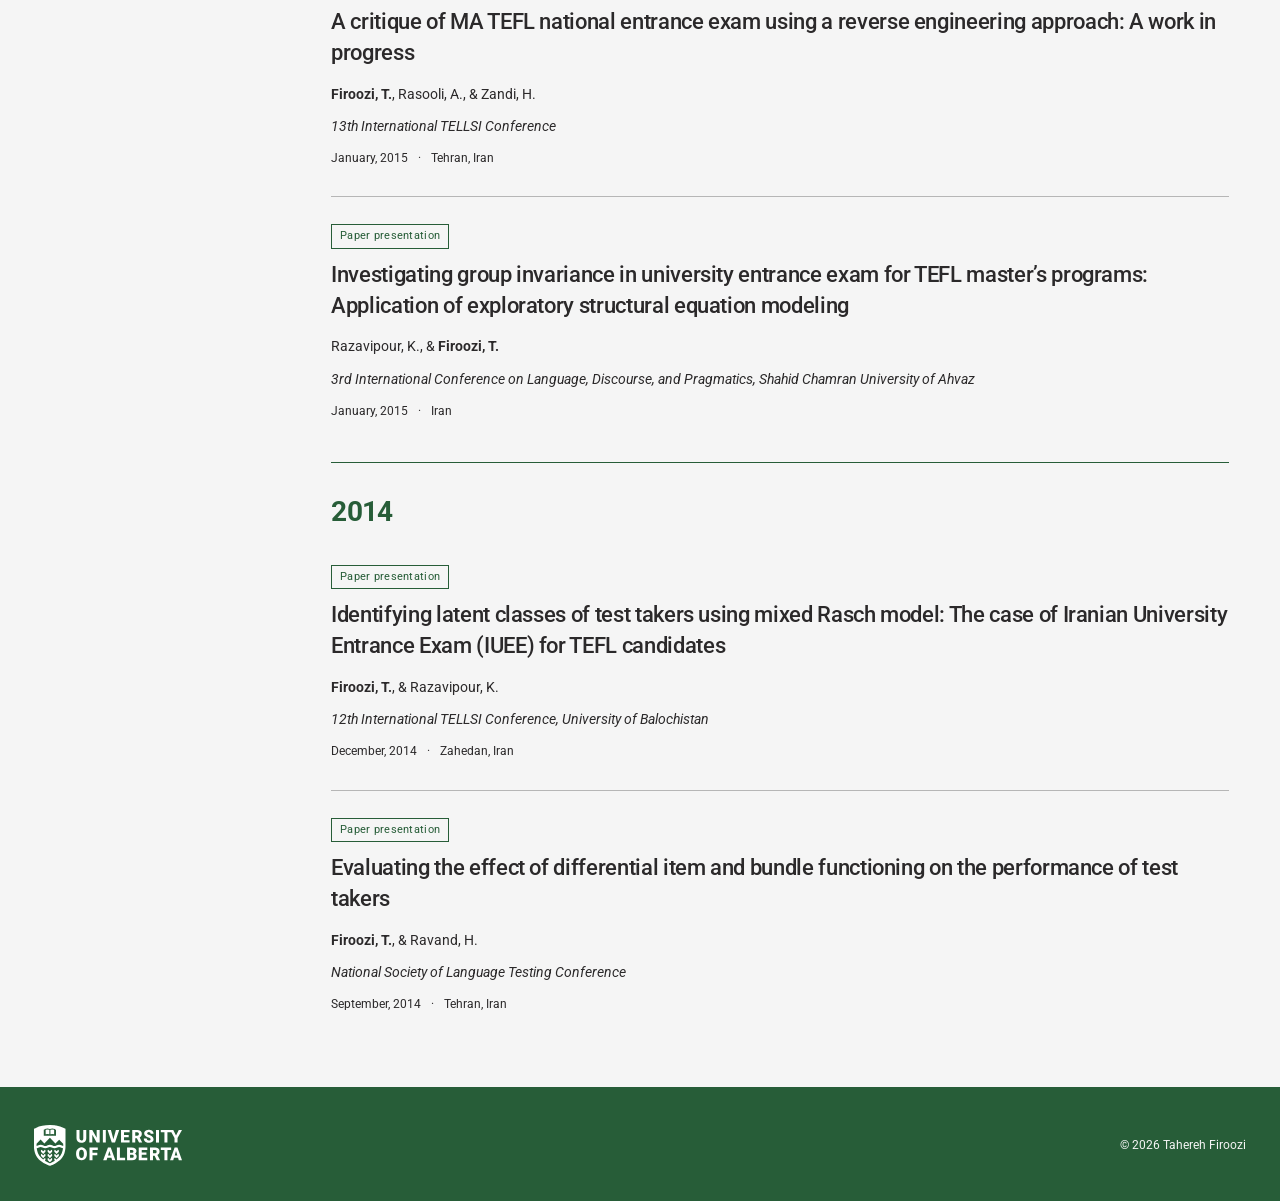
<file: conferences.html>
<!doctype html><html lang="en"><head><meta charset="utf-8"><title>Page moved</title><meta http-equiv="refresh" content="0;url=presentations.html"><link rel="canonical" href="presentations.html"></head><body><p>This page has moved to <a href="presentations.html">presentations.html</a>.</p></body></html>
</file>
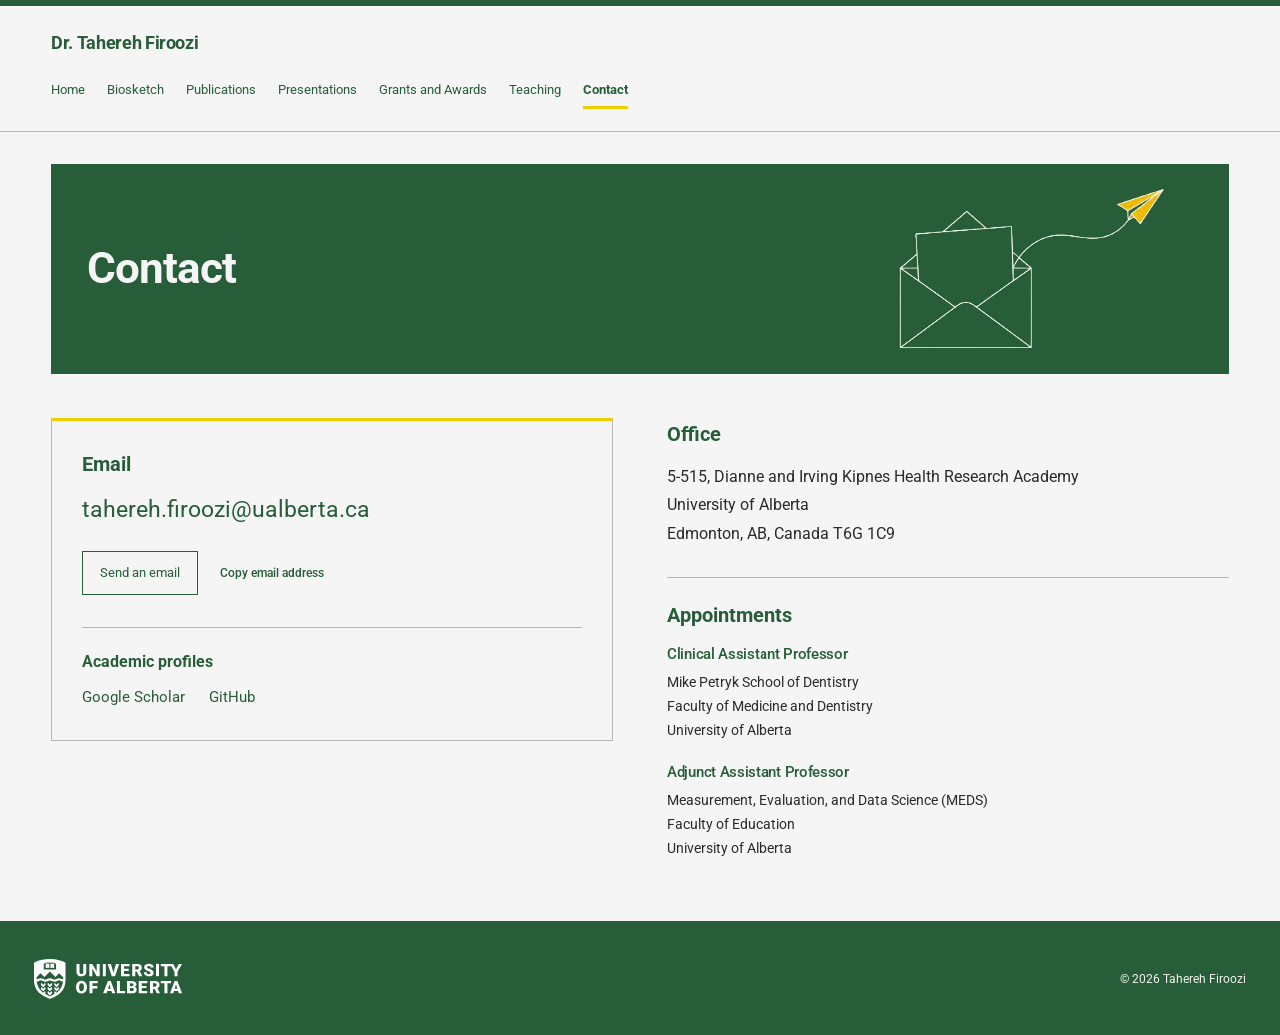
<file: contact.html>
<!doctype html>
<html lang="en-CA"><head><meta charset="utf-8"><meta name="viewport" content="width=device-width, initial-scale=1"><title>Contact | Dr. Tahereh Firoozi</title><meta name="description" content="Academic contact information for Dr. Tahereh Firoozi at the University of Alberta."><meta name="theme-color" content="#275D38"><meta property="og:type" content="website"><meta property="og:title" content="Contact | Dr. Tahereh Firoozi"><meta property="og:description" content="Academic contact information for Dr. Tahereh Firoozi at the University of Alberta."><link rel="icon" type="image/svg+xml" href="assets/favicon.svg"><link rel="stylesheet" href="assets/styles.css"><link rel="stylesheet" href="assets/harmony.css?v=7"><script defer src="assets/site.js"></script><script type="application/ld+json">{"@context": "https://schema.org", "@type": "Person", "name": "Tahereh Firoozi", "honorificPrefix": "Dr.", "jobTitle": ["Clinical Assistant Professor", "Adjunct Assistant Professor"], "affiliation": {"@type": "CollegeOrUniversity", "name": "University of Alberta"}, "email": "tahereh.firoozi@ualberta.ca", "knowsAbout": ["Natural language processing", "Educational measurement", "Applied linguistics", "Graph-based retrieval-augmented generation", "Automated essay scoring", "Automatic item generation"]}</script><link rel="stylesheet" href="assets/typography.css?v=2"><link rel="stylesheet" href="assets/accents.css?v=1"><link rel="preload" href="assets/fonts/roboto-400.woff2" as="font" type="font/woff2" crossorigin><link rel="stylesheet" href="assets/ualberta-brand.css?v=4"><link rel="stylesheet" href="assets/contact-banner.css?v=1"></head>
<body data-page="contact"><a class="skip-link" href="#main">Skip to main content</a><div class="top-rule"></div>
<header class="site-header"><div class="header-inner"><div class="site-identity"><a class="brand" href="index.html" aria-label="Dr. Tahereh Firoozi — Home"><span class="brand-name">Dr. Tahereh Firoozi</span></a><button class="menu-toggle" type="button" aria-expanded="false" aria-controls="main-nav" hidden><span>Menu</span><span class="menu-symbol" aria-hidden="true">☰</span></button><nav class="main-nav" id="main-nav" aria-label="Main navigation"><a href="index.html">Home</a><a href="biosketch.html">Biosketch</a><a href="publications.html">Publications</a><a href="presentations.html">Presentations</a><a href="grants-awards.html">Grants and Awards</a><a href="teaching.html">Teaching</a><a href="contact.html" aria-current="page">Contact</a></nav></div></div></header>
<main id="main" class="site-main" tabindex="-1"><header class="page-intro contact-banner"><h1>Contact</h1><svg width="0" height="0" aria-hidden="true" style="position:absolute;pointer-events:none"><defs><filter id="contact-linework" color-interpolation-filters="sRGB"><feColorMatrix type="matrix" values="1 0 0 0 0  0 1 0 0 0  0 0 1 0 0  4 0 0 0 -1"/></filter></defs></svg><div class="contact-sketch" aria-hidden="true"><img src="assets/contact-sketch.webp" width="1944" height="809" alt="" decoding="async"></div></header><div class="contact-grid">
<section class="contact-card" aria-labelledby="contact-email-title">
<h2 id="contact-email-title">Email</h2>
<a class="contact-address" href="mailto:tahereh.firoozi@ualberta.ca">tahereh.firoozi@ualberta.ca</a>
<div class="contact-actions"><a class="contact-send" href="mailto:tahereh.firoozi@ualberta.ca">Send an email</a><button class="copy-link" type="button" data-copy="tahereh.firoozi@ualberta.ca" hidden>Copy email address</button></div>
<div class="contact-profiles"><h2>Academic profiles</h2><div><a href="https://scholar.google.com/citations?hl=en&amp;user=uJerP4AAAAAJ">Google Scholar</a><a href="https://github.com/Tahereh-Firoozi">GitHub</a></div></div>
</section>
<div class="contact-details">
<section class="office-location" aria-labelledby="office-title"><h2 id="office-title">Office</h2><address>5-515, Dianne and Irving Kipnes Health Research Academy<br>University of Alberta<br>Edmonton, AB, Canada T6G 1C9</address></section>
<section class="contact-roles" aria-labelledby="appointments-title"><h2 id="appointments-title">Appointments</h2><div><h3>Clinical Assistant Professor</h3><p>Mike Petryk School of Dentistry<br>Faculty of Medicine and Dentistry<br>University of Alberta</p></div><div><h3>Adjunct Assistant Professor</h3><p>Measurement, Evaluation, and Data Science (MEDS)<br>Faculty of Education<br>University of Alberta</p></div></section>
</div></div></main>
<footer class="site-footer"><div class="footer-inner"><a class="university-mark" href="https://www.ualberta.ca/en/index.html" aria-label="University of Alberta"><img src="assets/ualberta-logo-reversed-white.svg" width="148" height="41" alt="University of Alberta"></a><p class="footer-copyright">© 2026 Tahereh Firoozi</p></div></footer>
<div class="toast" role="status" aria-live="polite" id="toast" hidden></div>
</body></html>
</file>
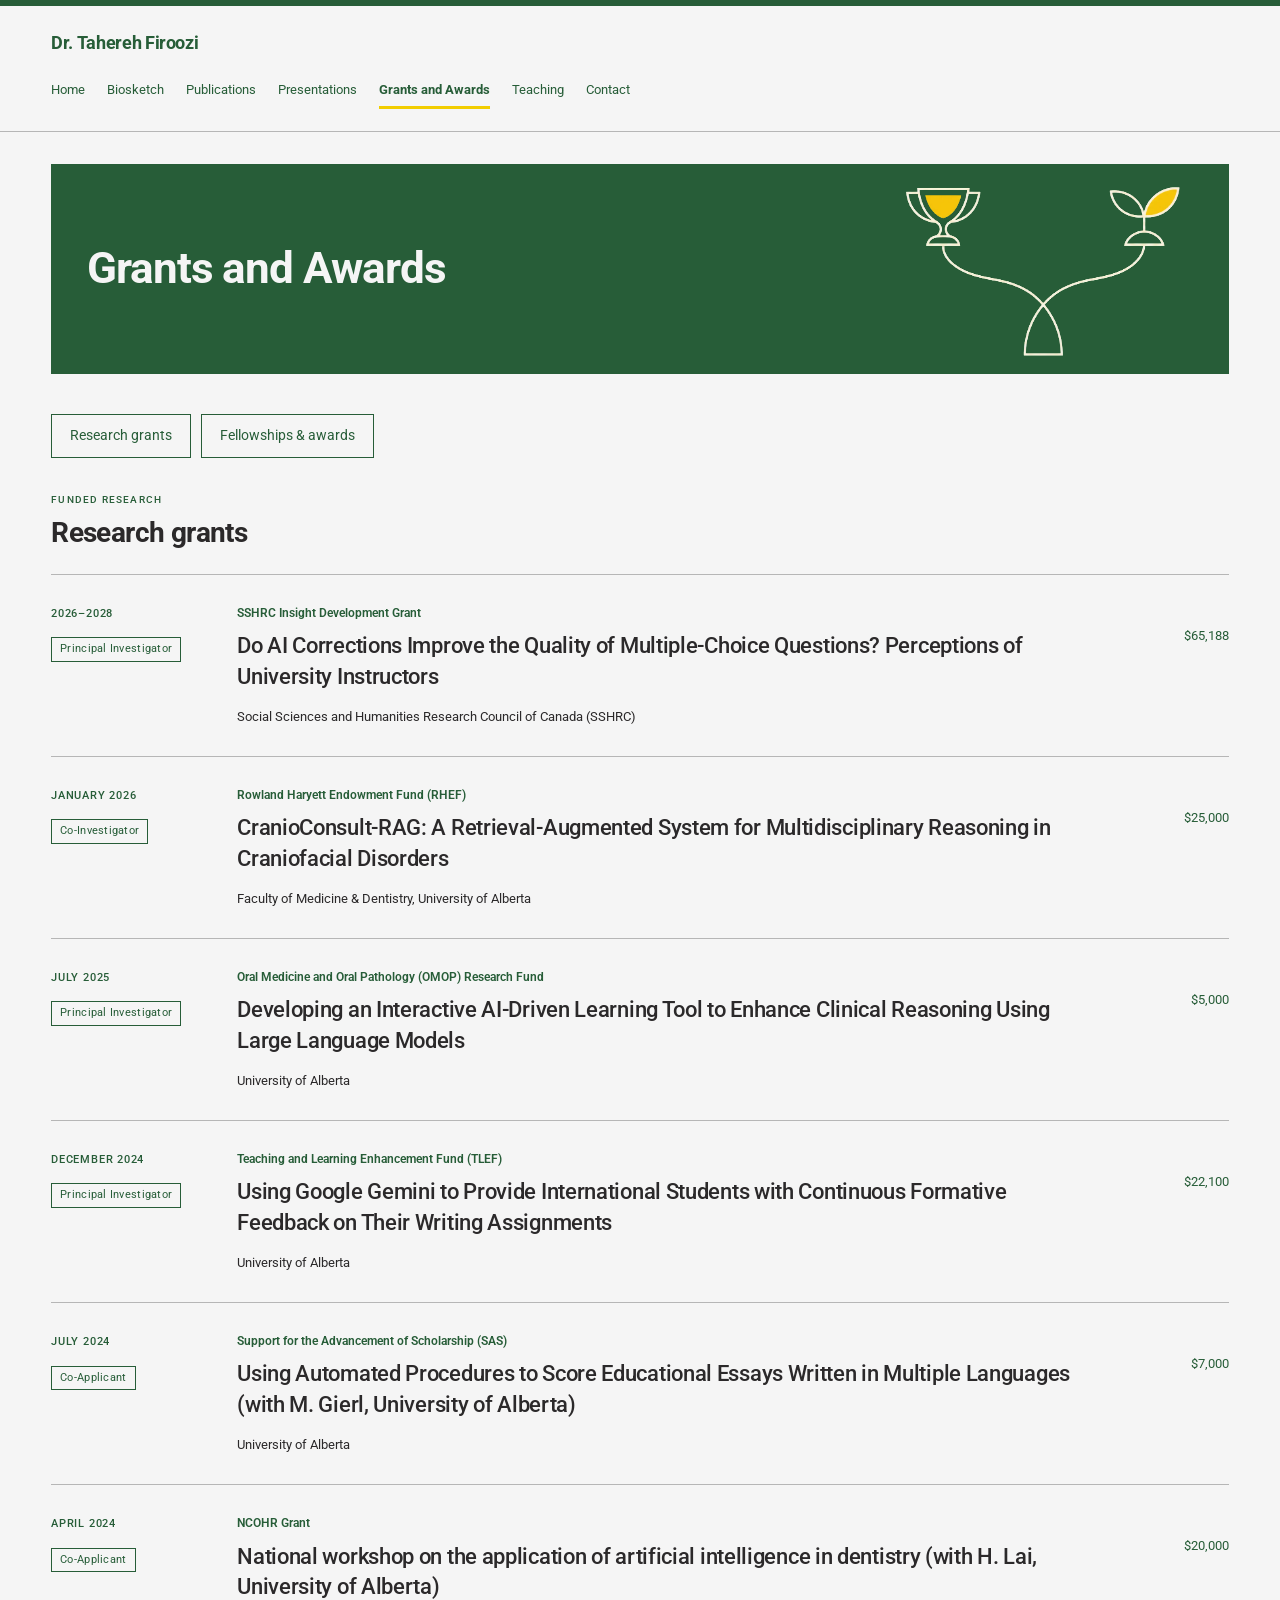
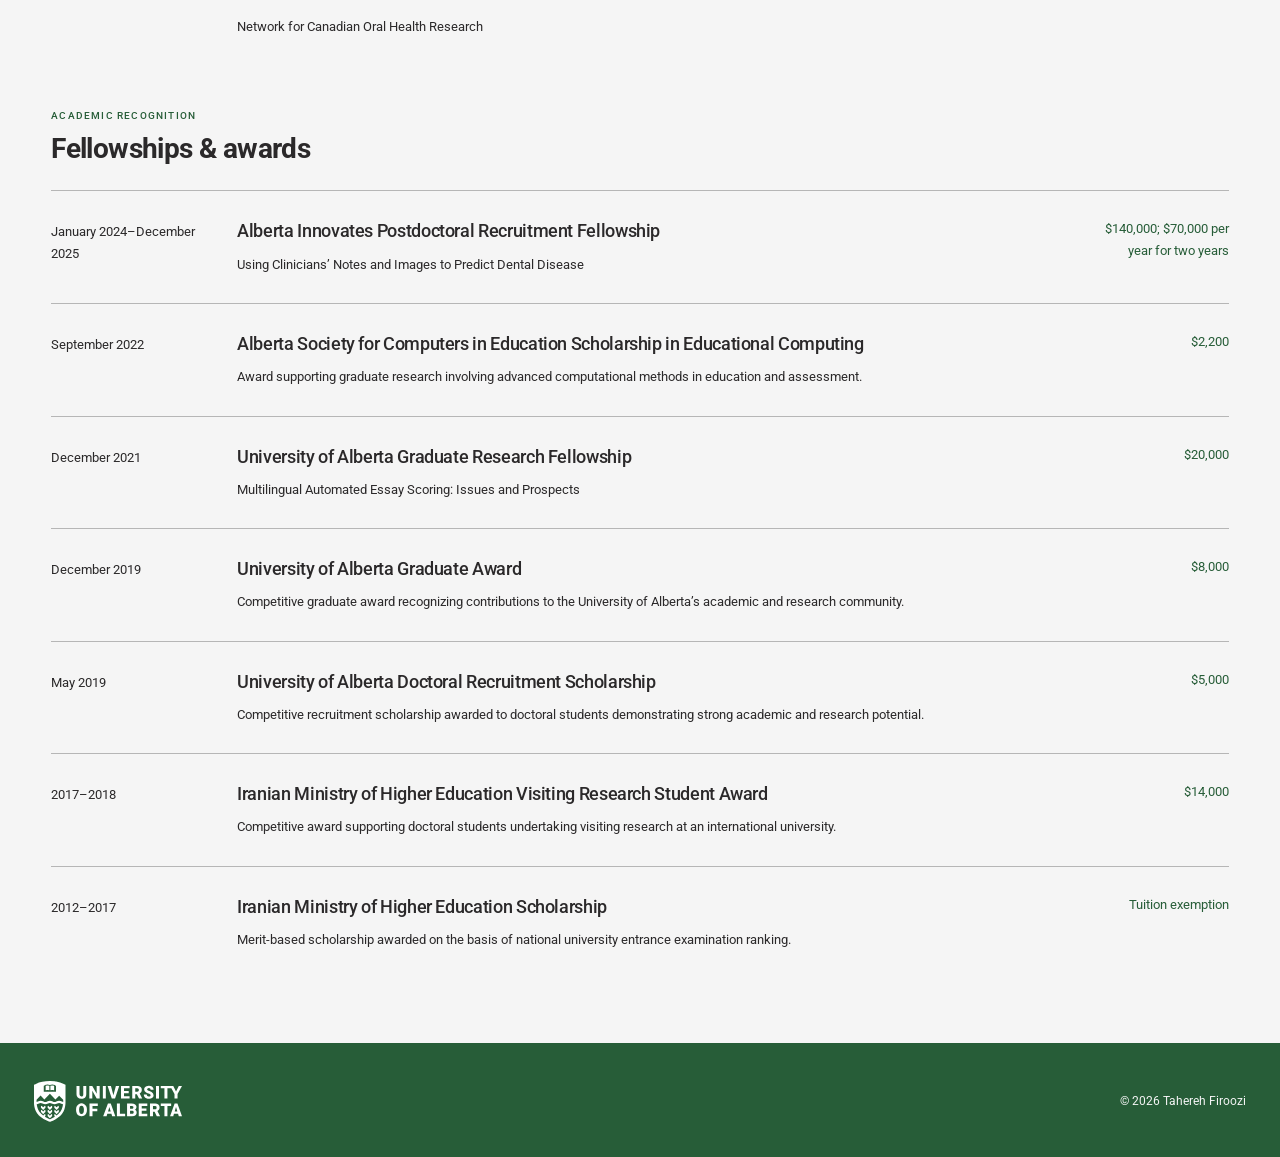
<file: grants-awards.html>
<!doctype html>
<html lang="en-CA"><head><meta charset="utf-8"><meta name="viewport" content="width=device-width, initial-scale=1"><title>Grants and Awards | Dr. Tahereh Firoozi</title><meta name="description" content="Research grants, fellowships, scholarships, and awards received by Dr. Tahereh Firoozi."><meta name="theme-color" content="#275D38"><meta property="og:type" content="website"><meta property="og:title" content="Grants and Awards | Dr. Tahereh Firoozi"><meta property="og:description" content="Research grants, fellowships, scholarships, and awards received by Dr. Tahereh Firoozi."><link rel="icon" type="image/svg+xml" href="assets/favicon.svg"><link rel="stylesheet" href="assets/styles.css"><link rel="stylesheet" href="assets/harmony.css?v=7"><script defer src="assets/site.js"></script><script type="application/ld+json">{"@context": "https://schema.org", "@type": "Person", "name": "Tahereh Firoozi", "honorificPrefix": "Dr.", "jobTitle": ["Clinical Assistant Professor", "Adjunct Assistant Professor"], "affiliation": {"@type": "CollegeOrUniversity", "name": "University of Alberta"}, "email": "tahereh.firoozi@ualberta.ca", "knowsAbout": ["Natural language processing", "Educational measurement", "Applied linguistics", "Graph-based retrieval-augmented generation", "Automated essay scoring", "Automatic item generation"]}</script><link rel="stylesheet" href="assets/typography.css?v=2"><link rel="stylesheet" href="assets/accents.css?v=1"><link rel="preload" href="assets/fonts/roboto-400.woff2" as="font" type="font/woff2" crossorigin><link rel="stylesheet" href="assets/ualberta-brand.css?v=4"><link rel="stylesheet" href="assets/grants-banner.css?v=1"></head>
<body data-page="grants-awards"><a class="skip-link" href="#main">Skip to main content</a><div class="top-rule"></div>
<header class="site-header"><div class="header-inner"><div class="site-identity"><a class="brand" href="index.html" aria-label="Dr. Tahereh Firoozi — Home"><span class="brand-name">Dr. Tahereh Firoozi</span></a><button class="menu-toggle" type="button" aria-expanded="false" aria-controls="main-nav" hidden><span>Menu</span><span class="menu-symbol" aria-hidden="true">☰</span></button><nav class="main-nav" id="main-nav" aria-label="Main navigation"><a href="index.html">Home</a><a href="biosketch.html">Biosketch</a><a href="publications.html">Publications</a><a href="presentations.html">Presentations</a><a href="grants-awards.html" aria-current="page">Grants and Awards</a><a href="teaching.html">Teaching</a><a href="contact.html">Contact</a></nav></div></div></header>
<main id="main" class="site-main" tabindex="-1"><header class="page-intro grants-banner"><h1>Grants and Awards</h1><svg width="0" height="0" aria-hidden="true" style="position:absolute;pointer-events:none"><defs><filter id="grants-linework" color-interpolation-filters="sRGB"><feColorMatrix type="matrix" values="1 0 0 0 0  0 1 0 0 0  0 0 1 0 0  4 0 0 0 -1"/></filter></defs></svg><div class="grants-sketch" aria-hidden="true"><img src="assets/grants-sketch.webp" width="1774" height="887" alt="" decoding="async"></div></header><nav class="jump-links" aria-label="On this page"><a href="#research-grants">Research grants</a><a href="#awards">Fellowships &amp; awards</a></nav><section id="research-grants"><div class="section-heading"><div><div class="eyebrow">Funded research</div><h2>Research grants</h2></div></div><article class="grant-row"><div class="grant-meta"><span class="small-caps">2026–2028</span><span class="badge">Principal Investigator</span></div><div class="grant-body"><p class="grant-scheme">SSHRC Insight Development Grant</p><h3>Do AI Corrections Improve the Quality of Multiple-Choice Questions? Perceptions of University Instructors</h3><p>Social Sciences and Humanities Research Council of Canada (SSHRC)</p></div><div class="grant-amount">$65,188</div></article><article class="grant-row"><div class="grant-meta"><span class="small-caps">January 2026</span><span class="badge">Co-Investigator</span></div><div class="grant-body"><p class="grant-scheme">Rowland Haryett Endowment Fund (RHEF)</p><h3>CranioConsult-RAG: A Retrieval-Augmented System for Multidisciplinary Reasoning in Craniofacial Disorders</h3><p>Faculty of Medicine &amp; Dentistry, University of Alberta</p></div><div class="grant-amount">$25,000</div></article><article class="grant-row"><div class="grant-meta"><span class="small-caps">July 2025</span><span class="badge">Principal Investigator</span></div><div class="grant-body"><p class="grant-scheme">Oral Medicine and Oral Pathology (OMOP) Research Fund</p><h3>Developing an Interactive AI-Driven Learning Tool to Enhance Clinical Reasoning Using Large Language Models</h3><p>University of Alberta</p></div><div class="grant-amount">$5,000</div></article><article class="grant-row"><div class="grant-meta"><span class="small-caps">December 2024</span><span class="badge">Principal Investigator</span></div><div class="grant-body"><p class="grant-scheme">Teaching and Learning Enhancement Fund (TLEF)</p><h3>Using Google Gemini to Provide International Students with Continuous Formative Feedback on Their Writing Assignments</h3><p>University of Alberta</p></div><div class="grant-amount">$22,100</div></article><article class="grant-row"><div class="grant-meta"><span class="small-caps">July 2024</span><span class="badge">Co-Applicant</span></div><div class="grant-body"><p class="grant-scheme">Support for the Advancement of Scholarship (SAS)</p><h3>Using Automated Procedures to Score Educational Essays Written in Multiple Languages (with M. Gierl, University of Alberta)</h3><p>University of Alberta</p></div><div class="grant-amount">$7,000</div></article><article class="grant-row"><div class="grant-meta"><span class="small-caps">April 2024</span><span class="badge">Co-Applicant</span></div><div class="grant-body"><p class="grant-scheme">NCOHR Grant</p><h3>National workshop on the application of artificial intelligence in dentistry (with H. Lai, University of Alberta)</h3><p>Network for Canadian Oral Health Research</p></div><div class="grant-amount">$20,000</div></article></section><section id="awards" class="awards-section"><div class="section-heading"><div><div class="eyebrow">Academic recognition</div><h2>Fellowships &amp; awards</h2></div></div><article class="award-row"><div class="award-date">January 2024–December 2025</div><div><h3>Alberta Innovates Postdoctoral Recruitment Fellowship</h3><p>Using Clinicians’ Notes and Images to Predict Dental Disease</p></div><p class="award-amount">$140,000; $70,000 per year for two years</p></article><article class="award-row"><div class="award-date">September 2022</div><div><h3>Alberta Society for Computers in Education Scholarship in Educational Computing</h3><p>Award supporting graduate research involving advanced computational methods in education and assessment.</p></div><p class="award-amount">$2,200</p></article><article class="award-row"><div class="award-date">December 2021</div><div><h3>University of Alberta Graduate Research Fellowship</h3><p>Multilingual Automated Essay Scoring: Issues and Prospects</p></div><p class="award-amount">$20,000</p></article><article class="award-row"><div class="award-date">December 2019</div><div><h3>University of Alberta Graduate Award</h3><p>Competitive graduate award recognizing contributions to the University of Alberta’s academic and research community.</p></div><p class="award-amount">$8,000</p></article><article class="award-row"><div class="award-date">May 2019</div><div><h3>University of Alberta Doctoral Recruitment Scholarship</h3><p>Competitive recruitment scholarship awarded to doctoral students demonstrating strong academic and research potential.</p></div><p class="award-amount">$5,000</p></article><article class="award-row"><div class="award-date">2017–2018</div><div><h3>Iranian Ministry of Higher Education Visiting Research Student Award</h3><p>Competitive award supporting doctoral students undertaking visiting research at an international university.</p></div><p class="award-amount">$14,000</p></article><article class="award-row"><div class="award-date">2012–2017</div><div><h3>Iranian Ministry of Higher Education Scholarship</h3><p>Merit-based scholarship awarded on the basis of national university entrance examination ranking.</p></div><p class="award-amount">Tuition exemption</p></article></section></main>
<footer class="site-footer"><div class="footer-inner"><a class="university-mark" href="https://www.ualberta.ca/en/index.html" aria-label="University of Alberta"><img src="assets/ualberta-logo-reversed-white.svg" width="148" height="41" alt="University of Alberta"></a><p class="footer-copyright">© 2026 Tahereh Firoozi</p></div></footer>
<div class="toast" role="status" aria-live="polite" id="toast" hidden></div>
</body></html>
</file>
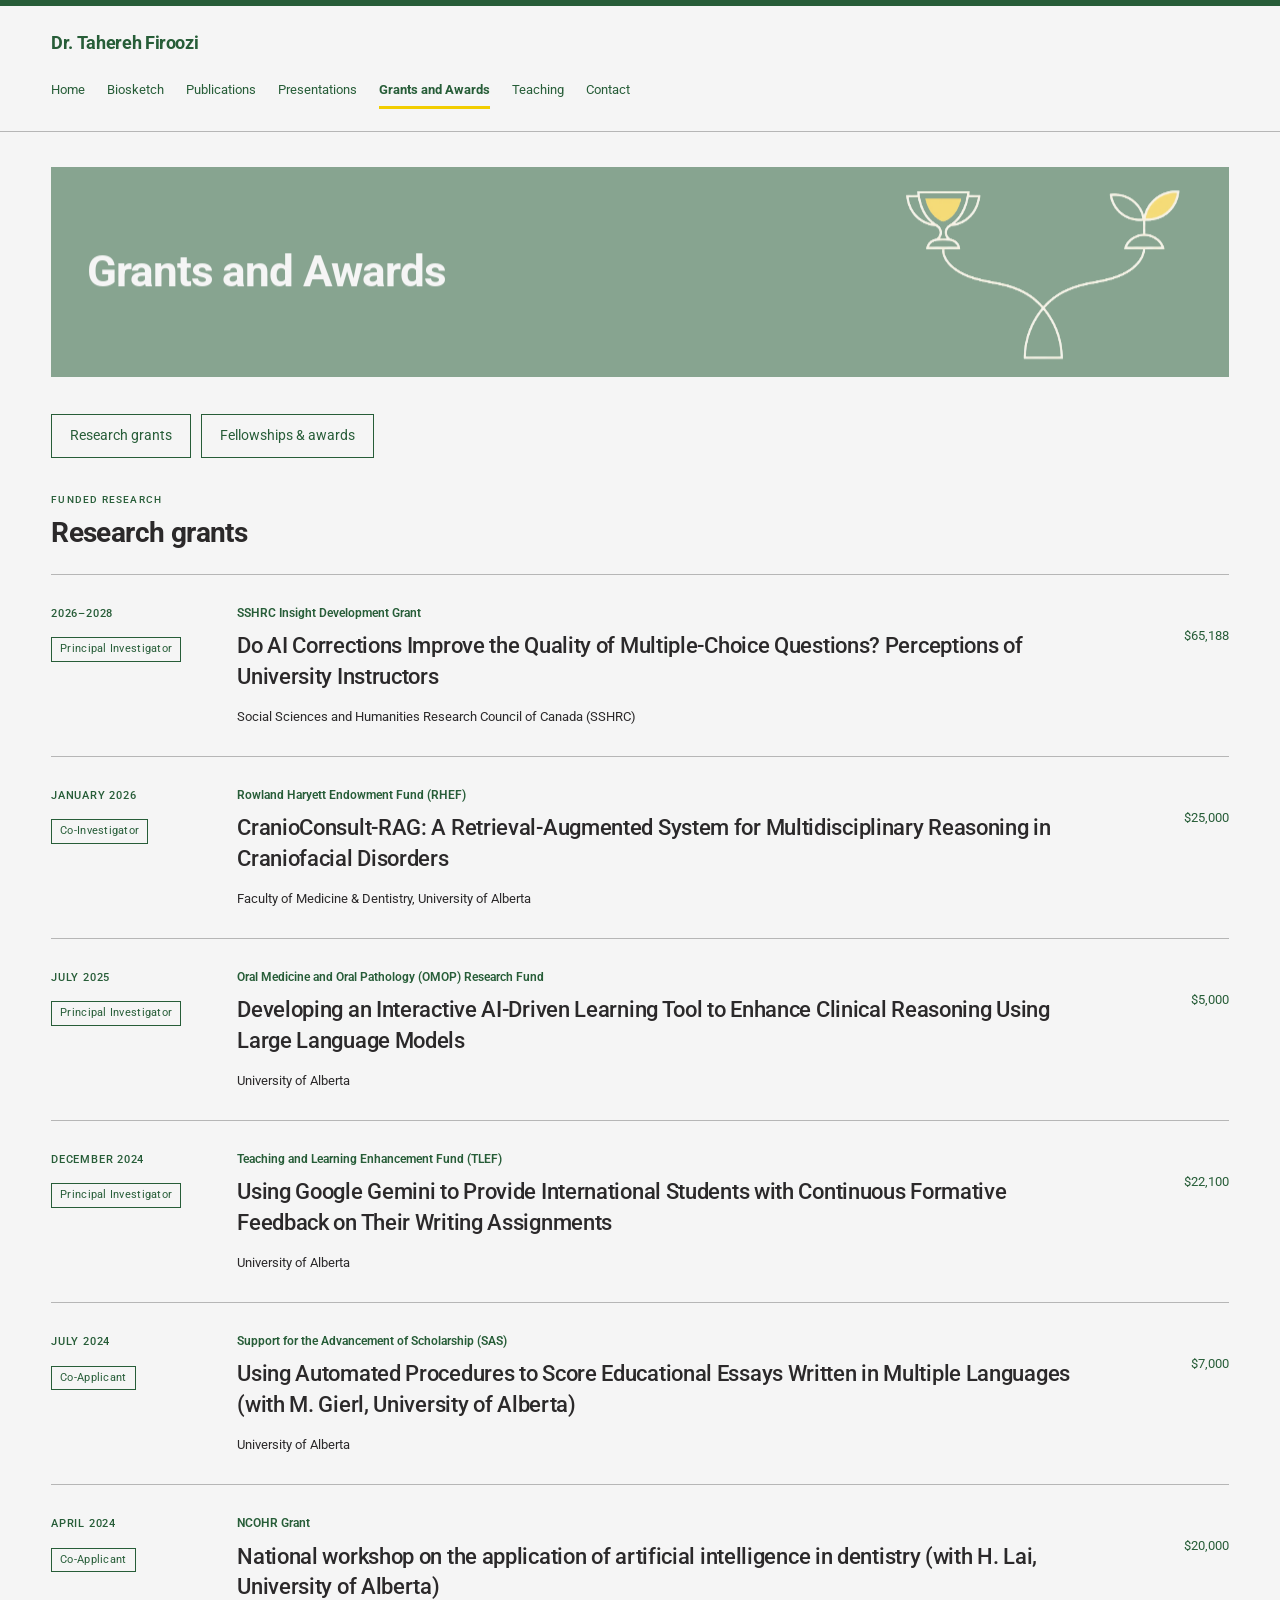
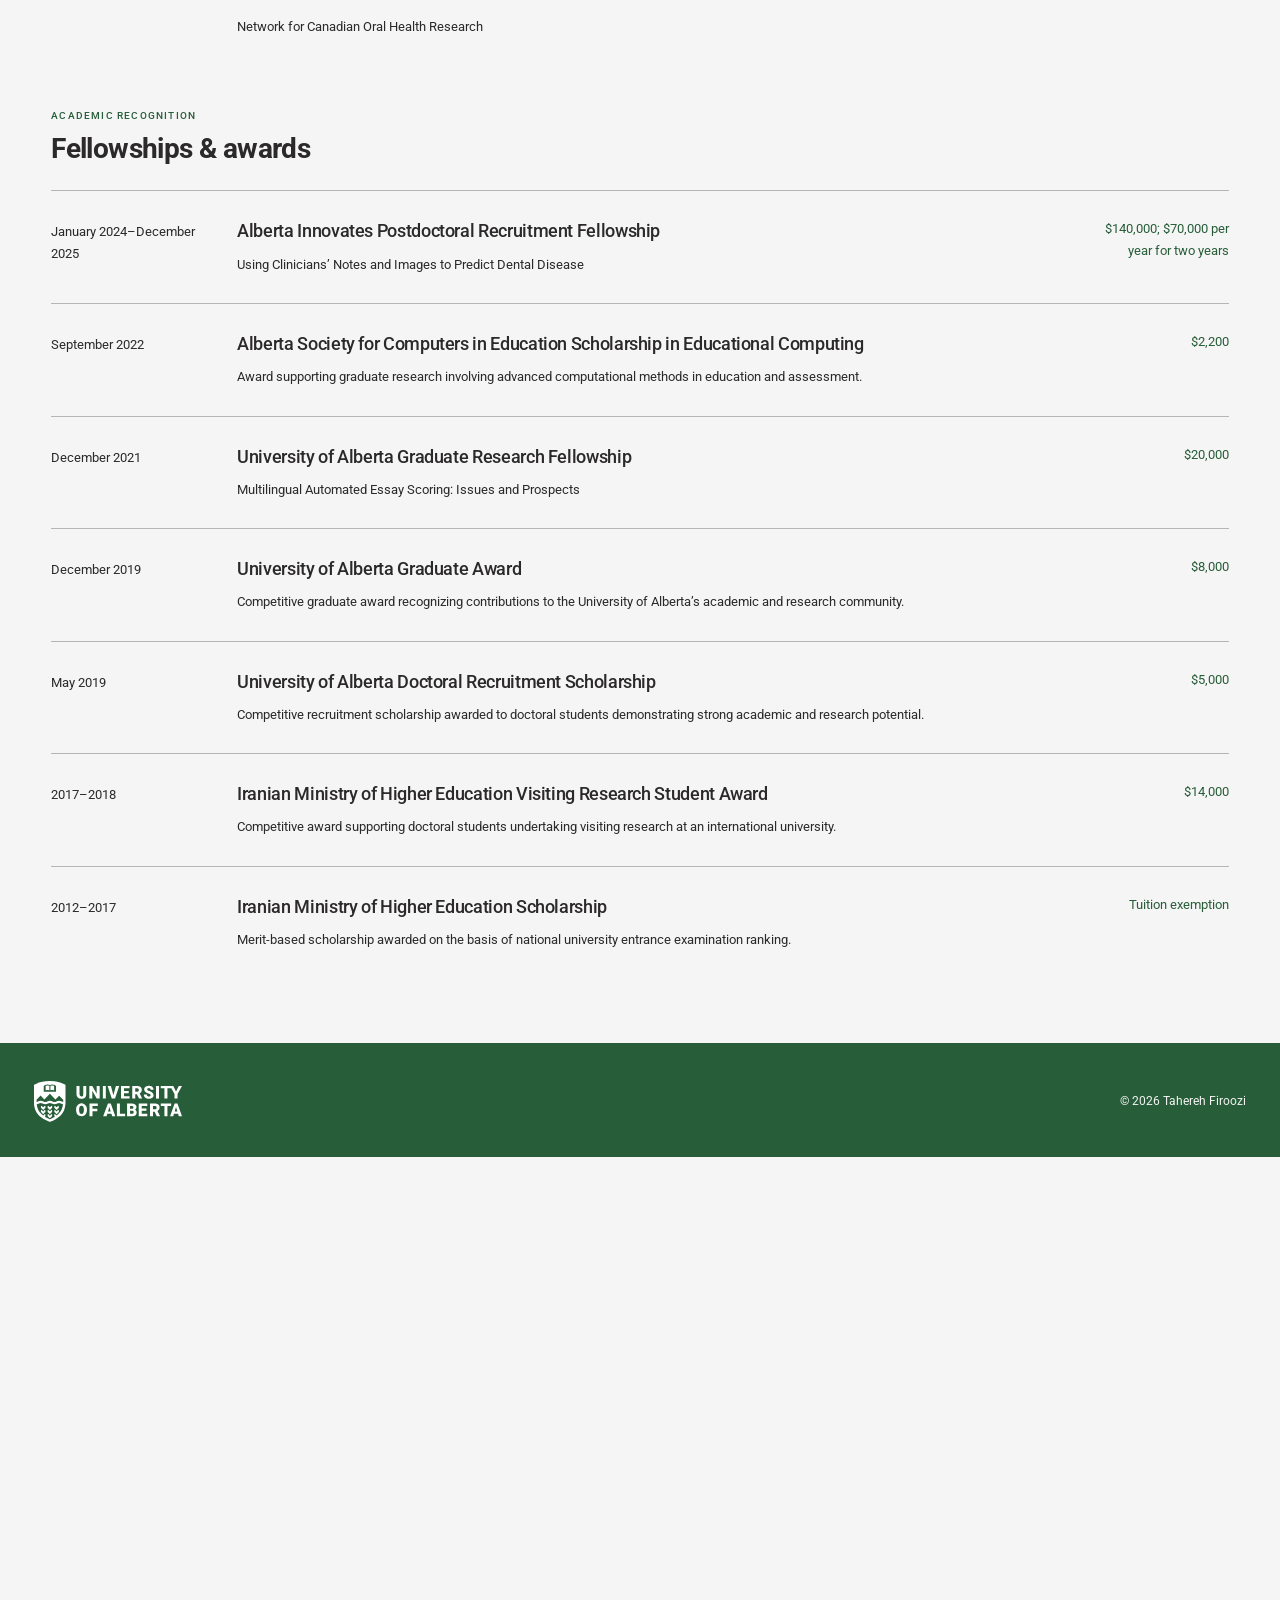
<file: grants.html>
<!doctype html><html lang="en"><head><meta charset="utf-8"><title>Page moved</title><meta http-equiv="refresh" content="0;url=grants-awards.html"><link rel="canonical" href="grants-awards.html"></head><body><p>This page has moved to <a href="grants-awards.html">grants-awards.html</a>.</p></body></html>
</file>
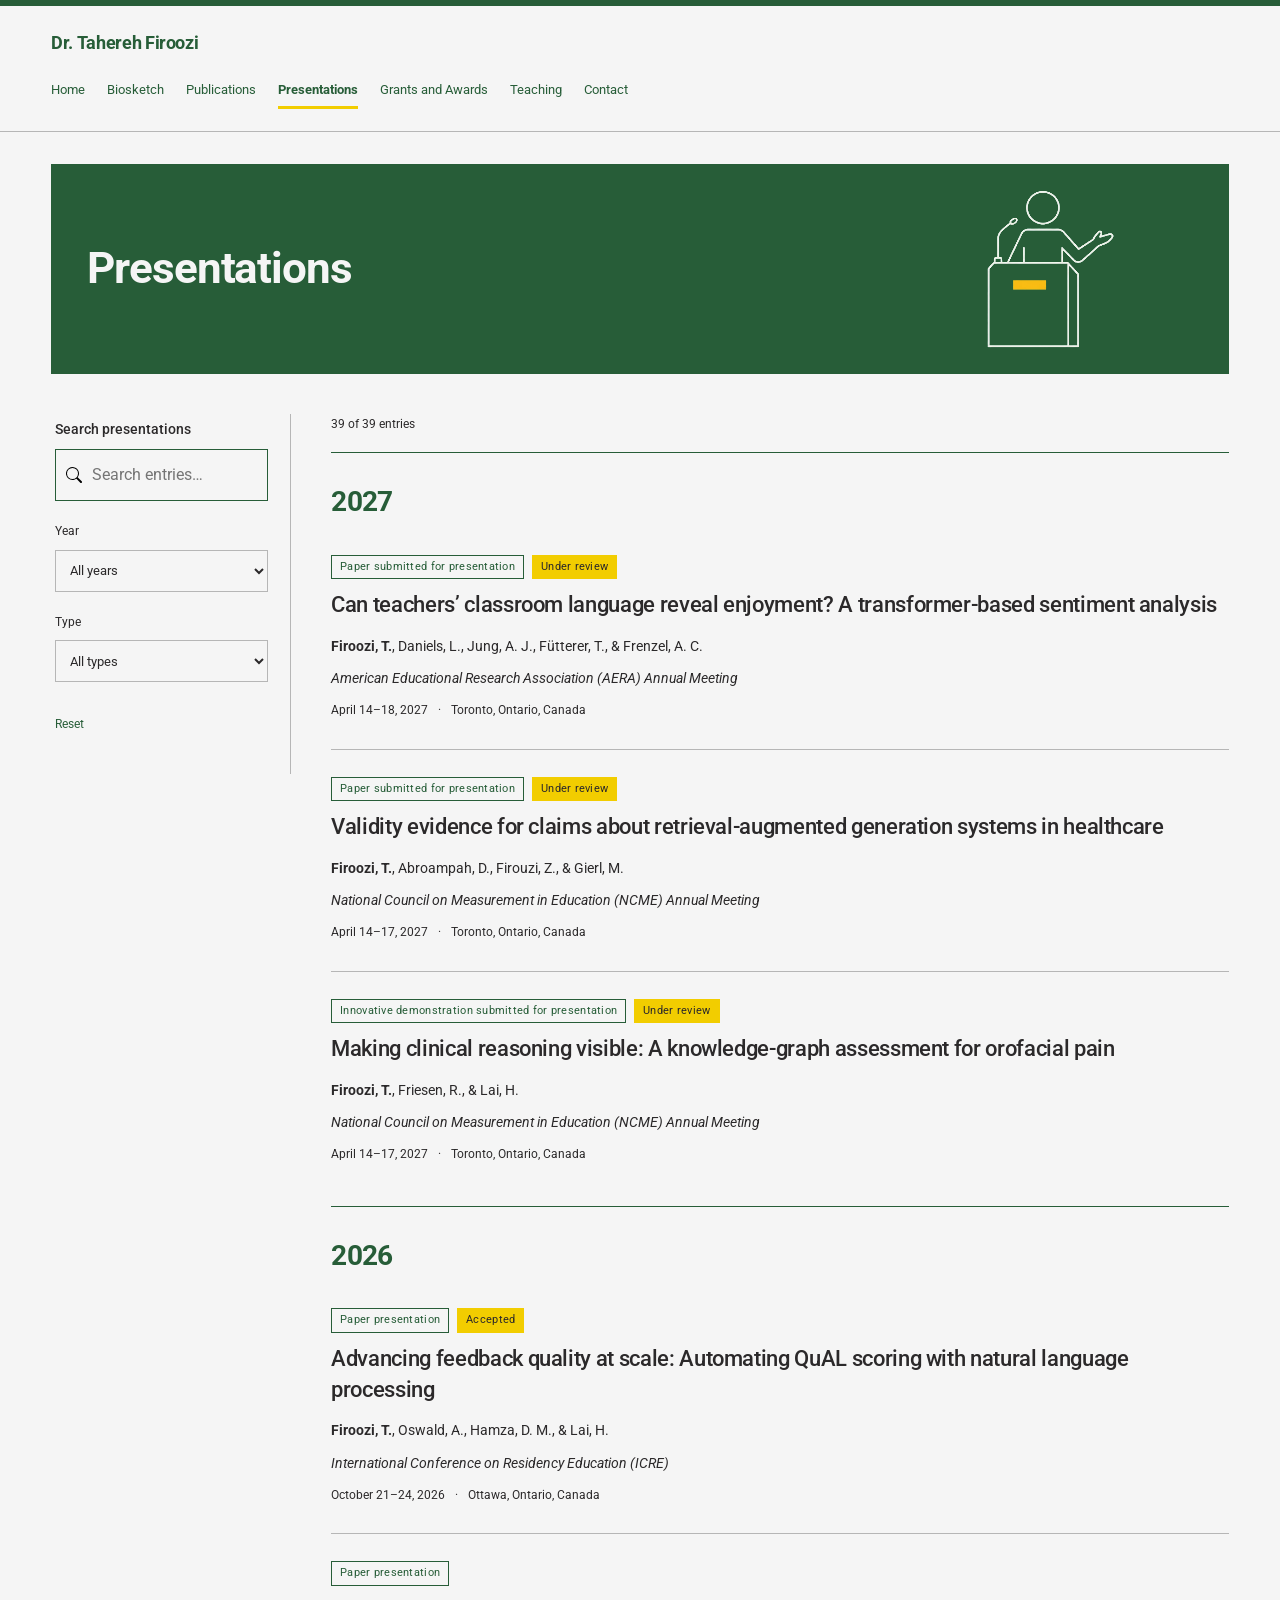
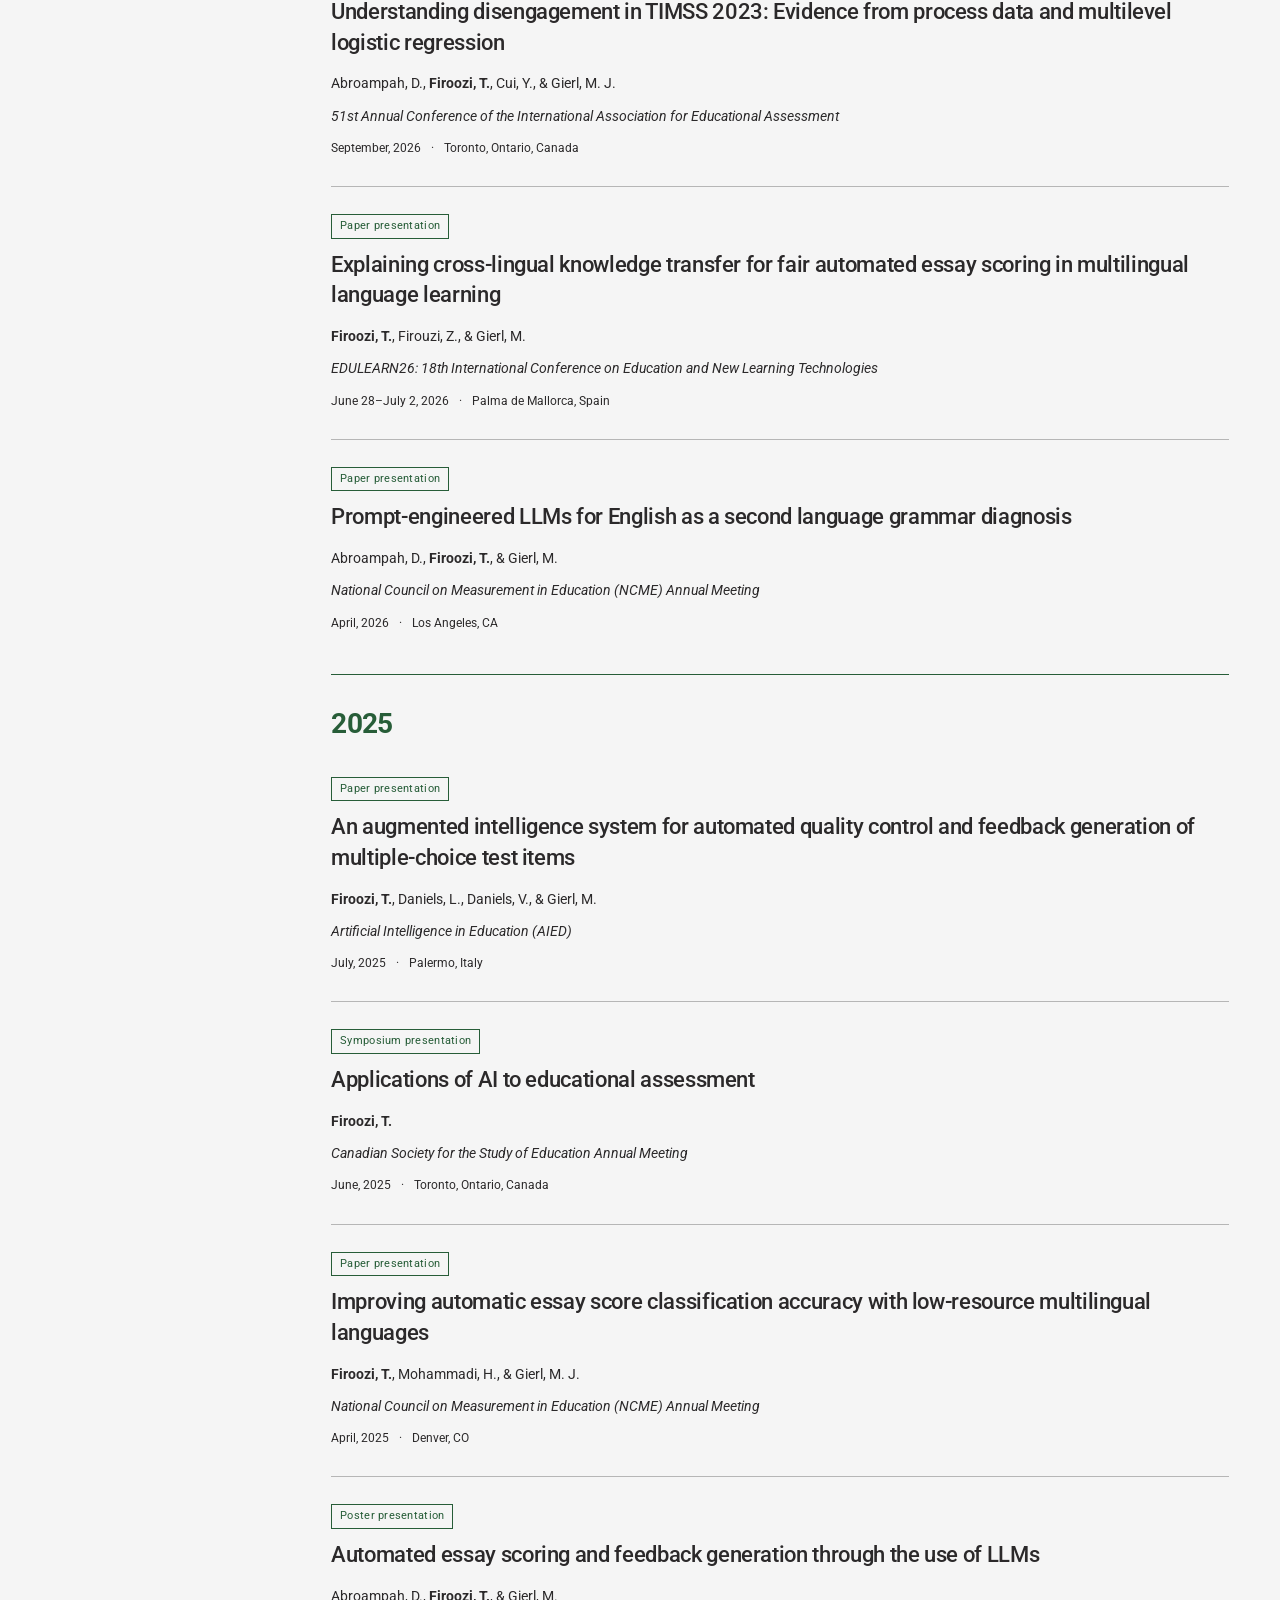
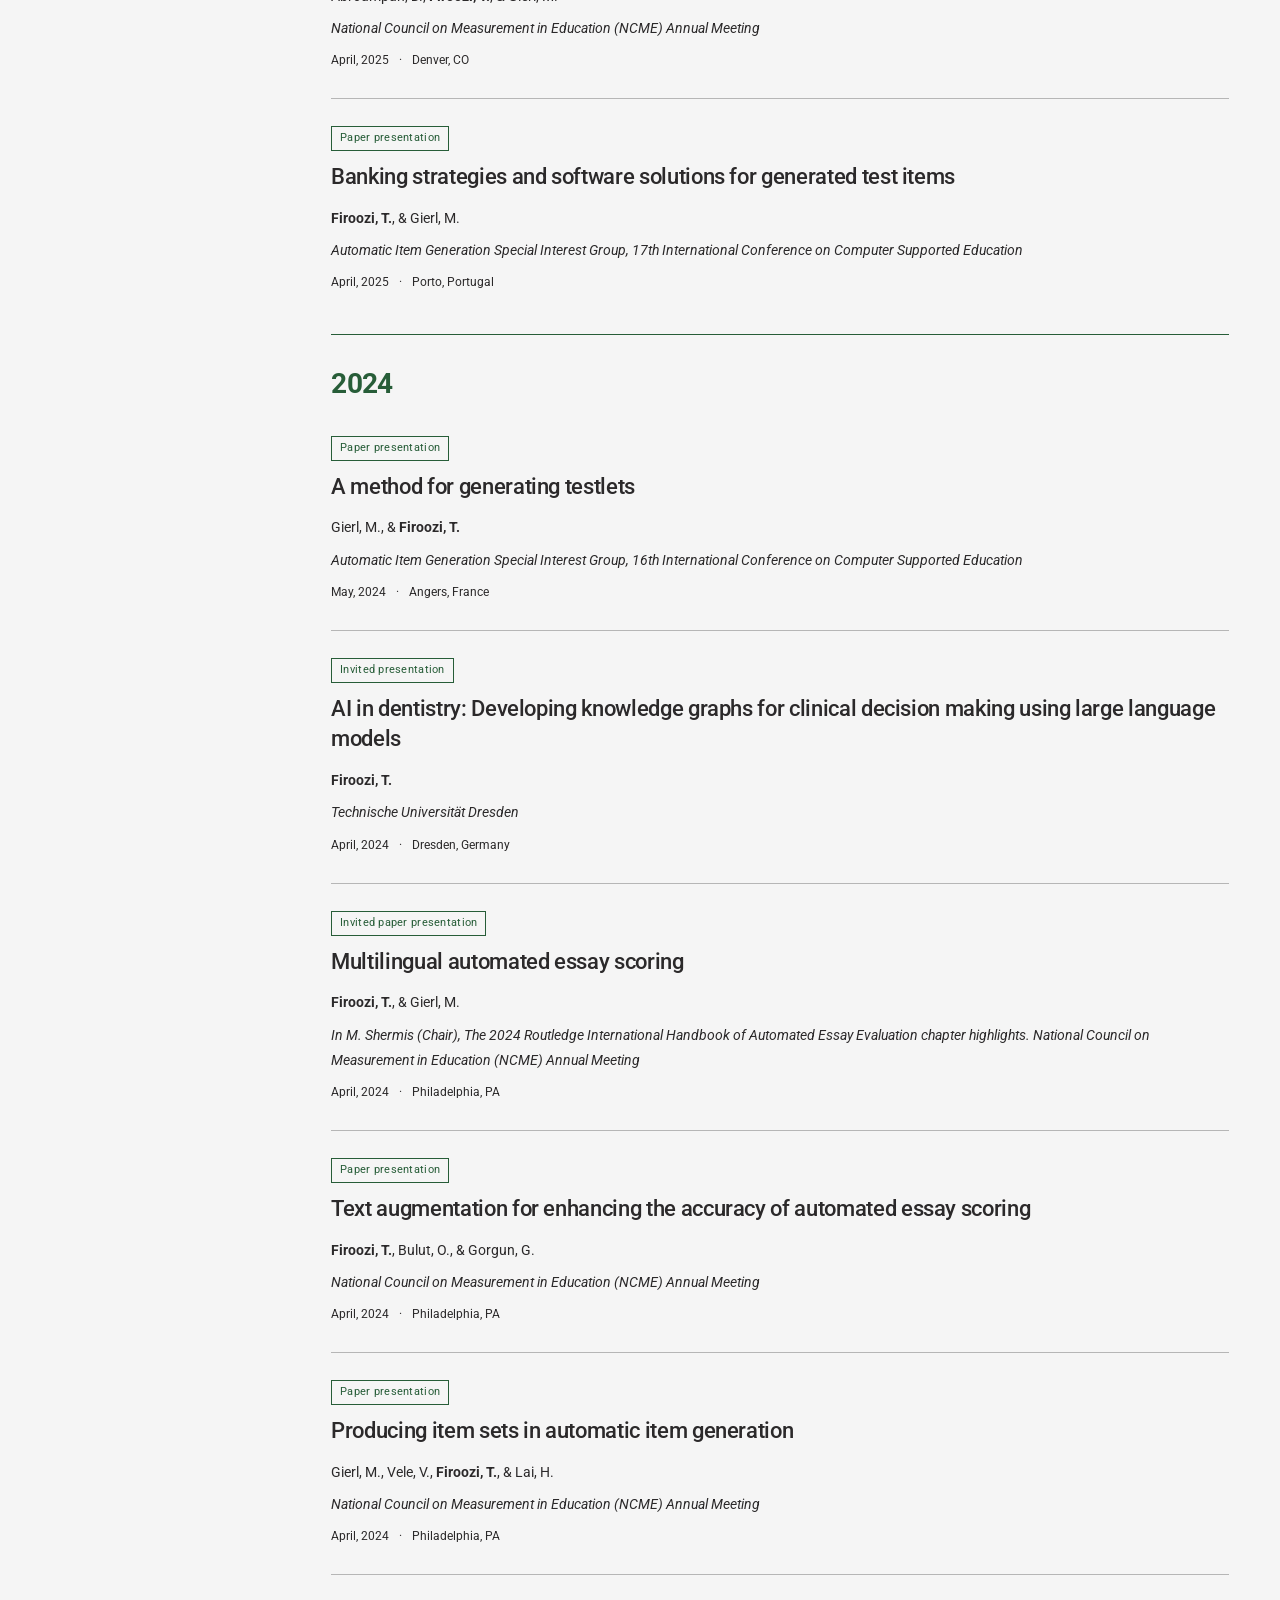
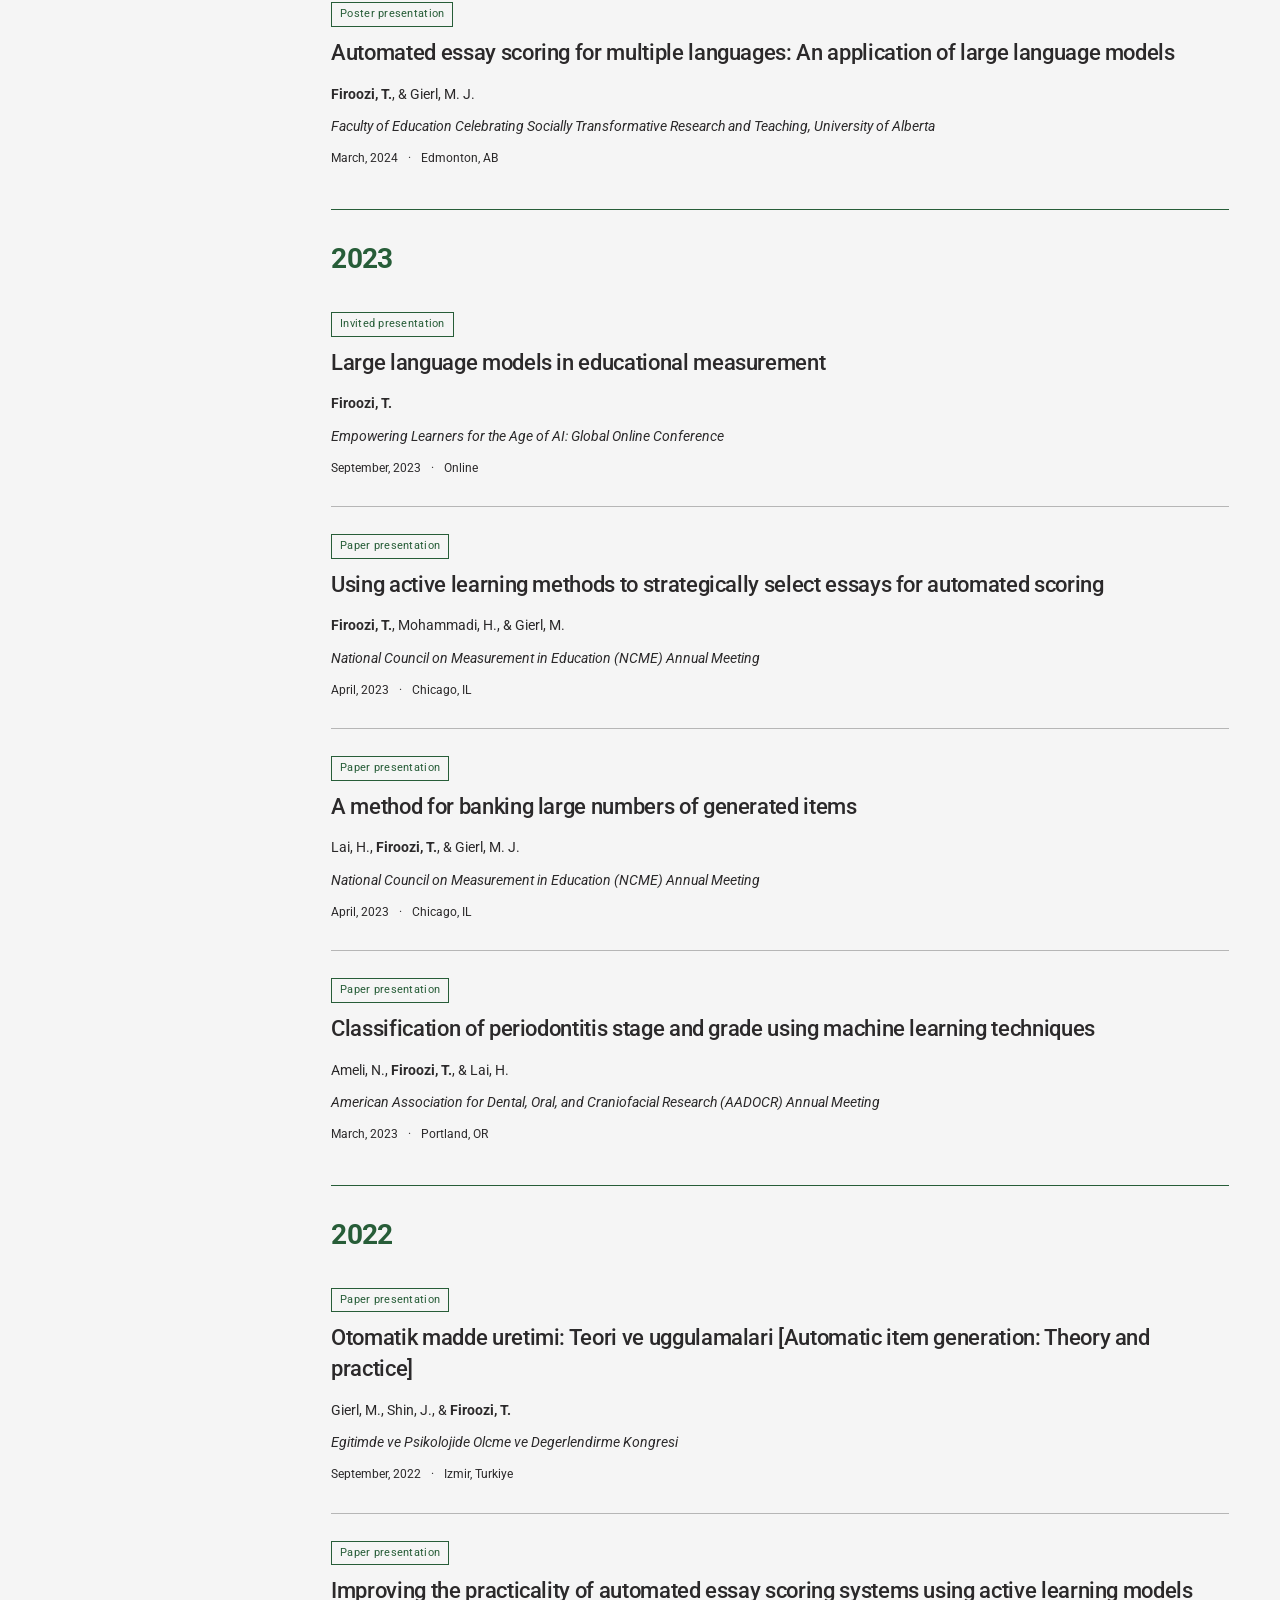
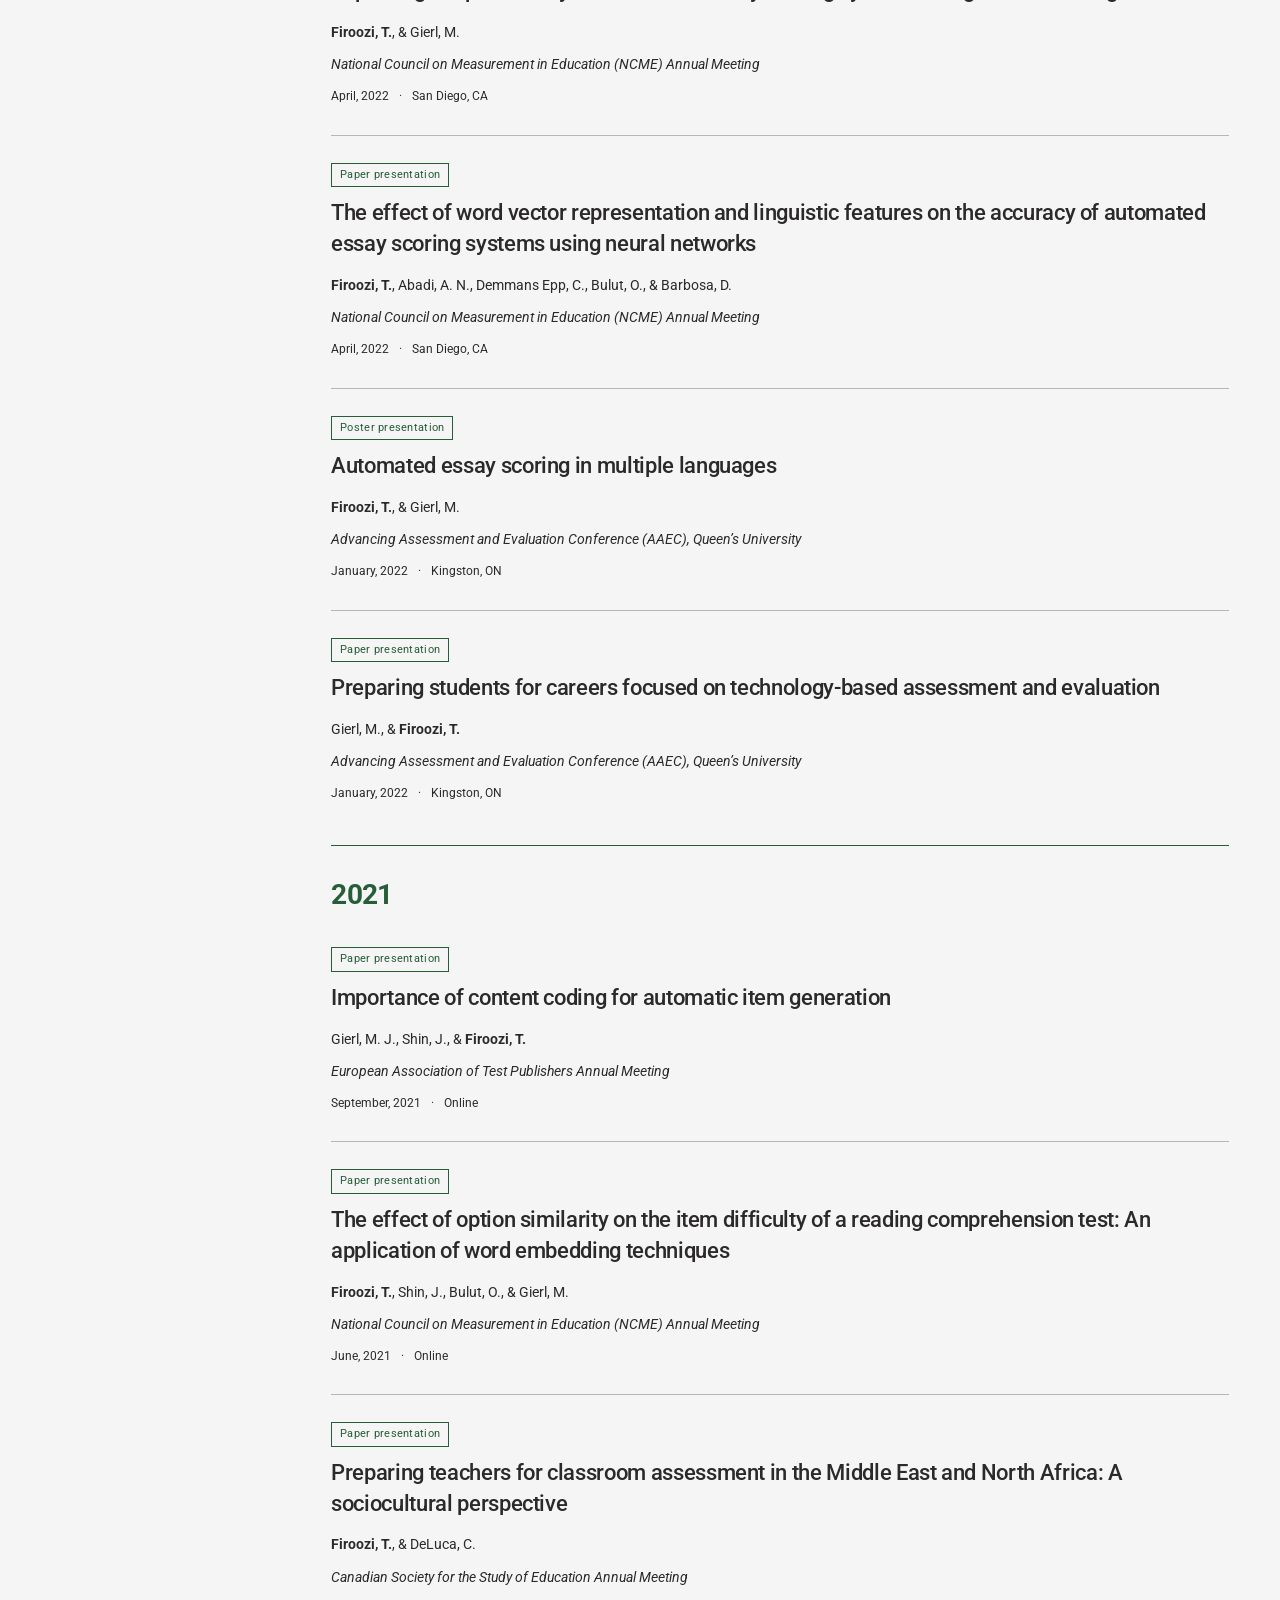
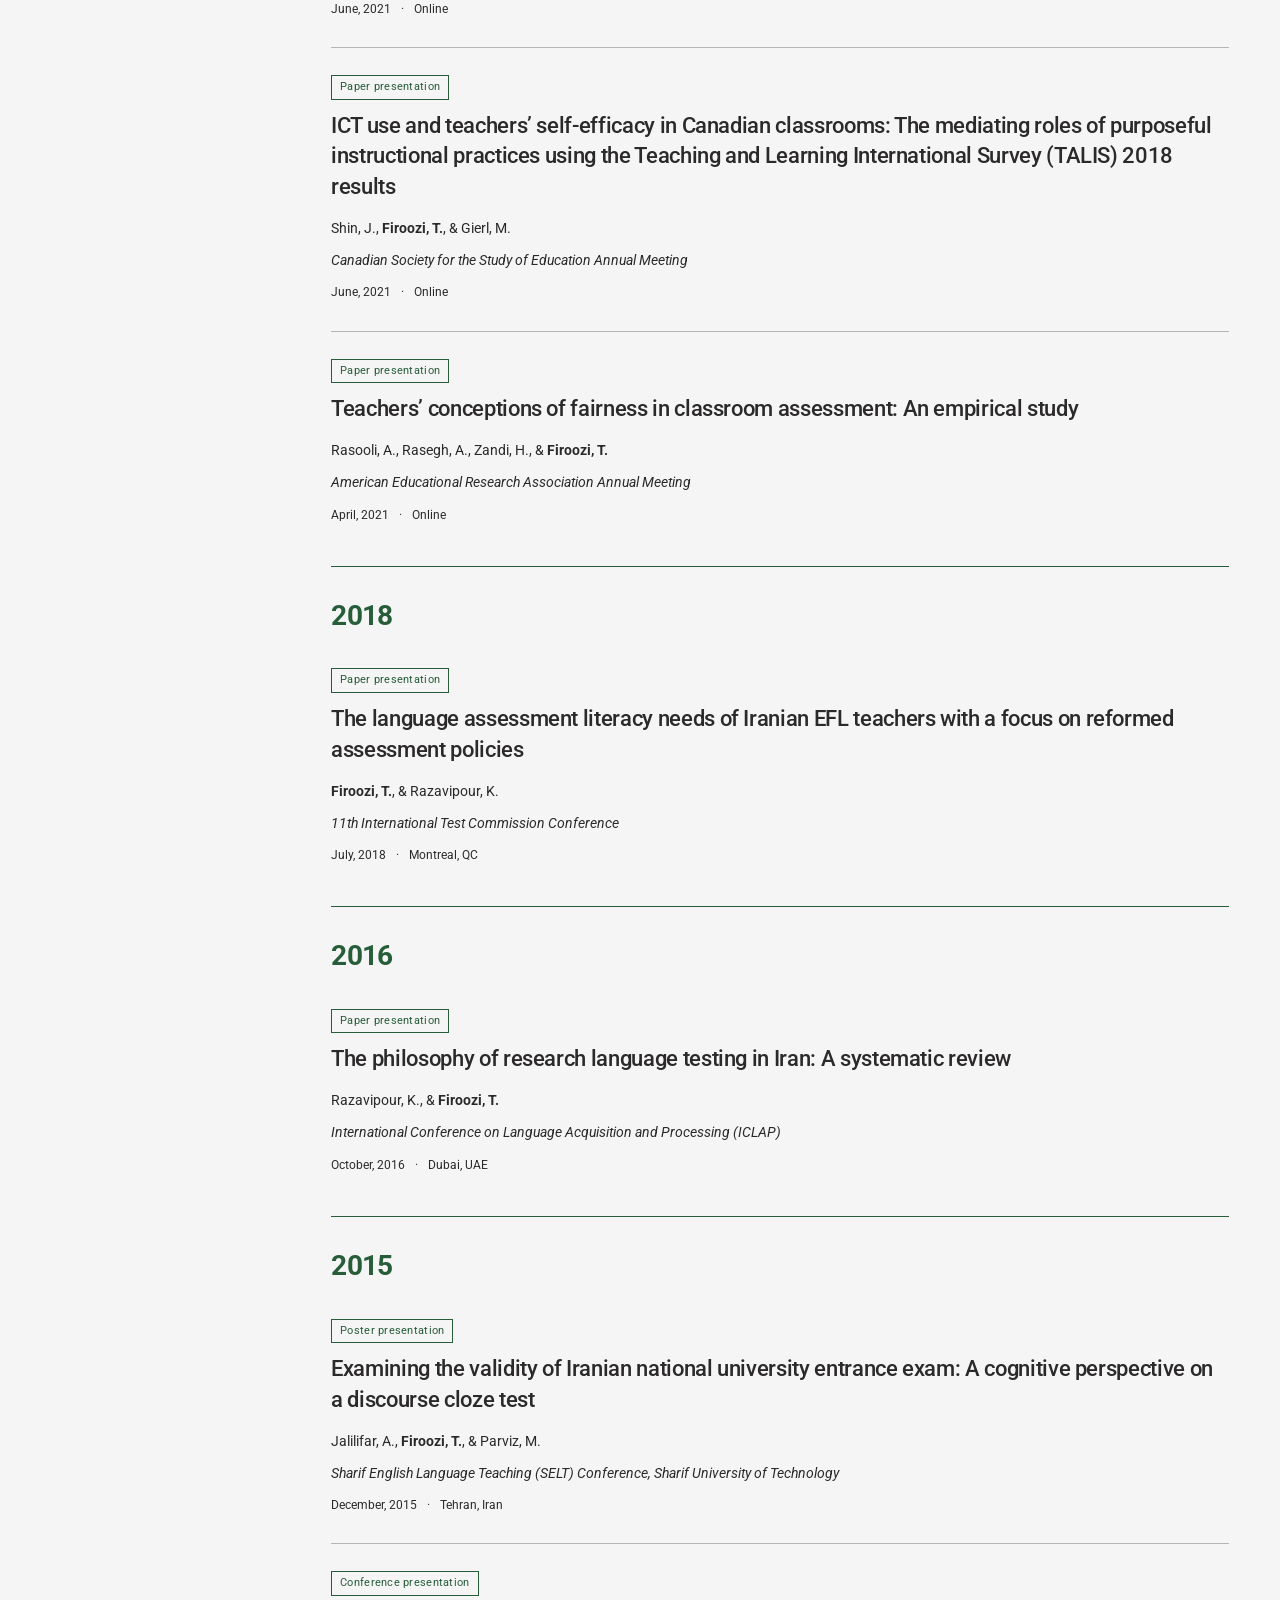
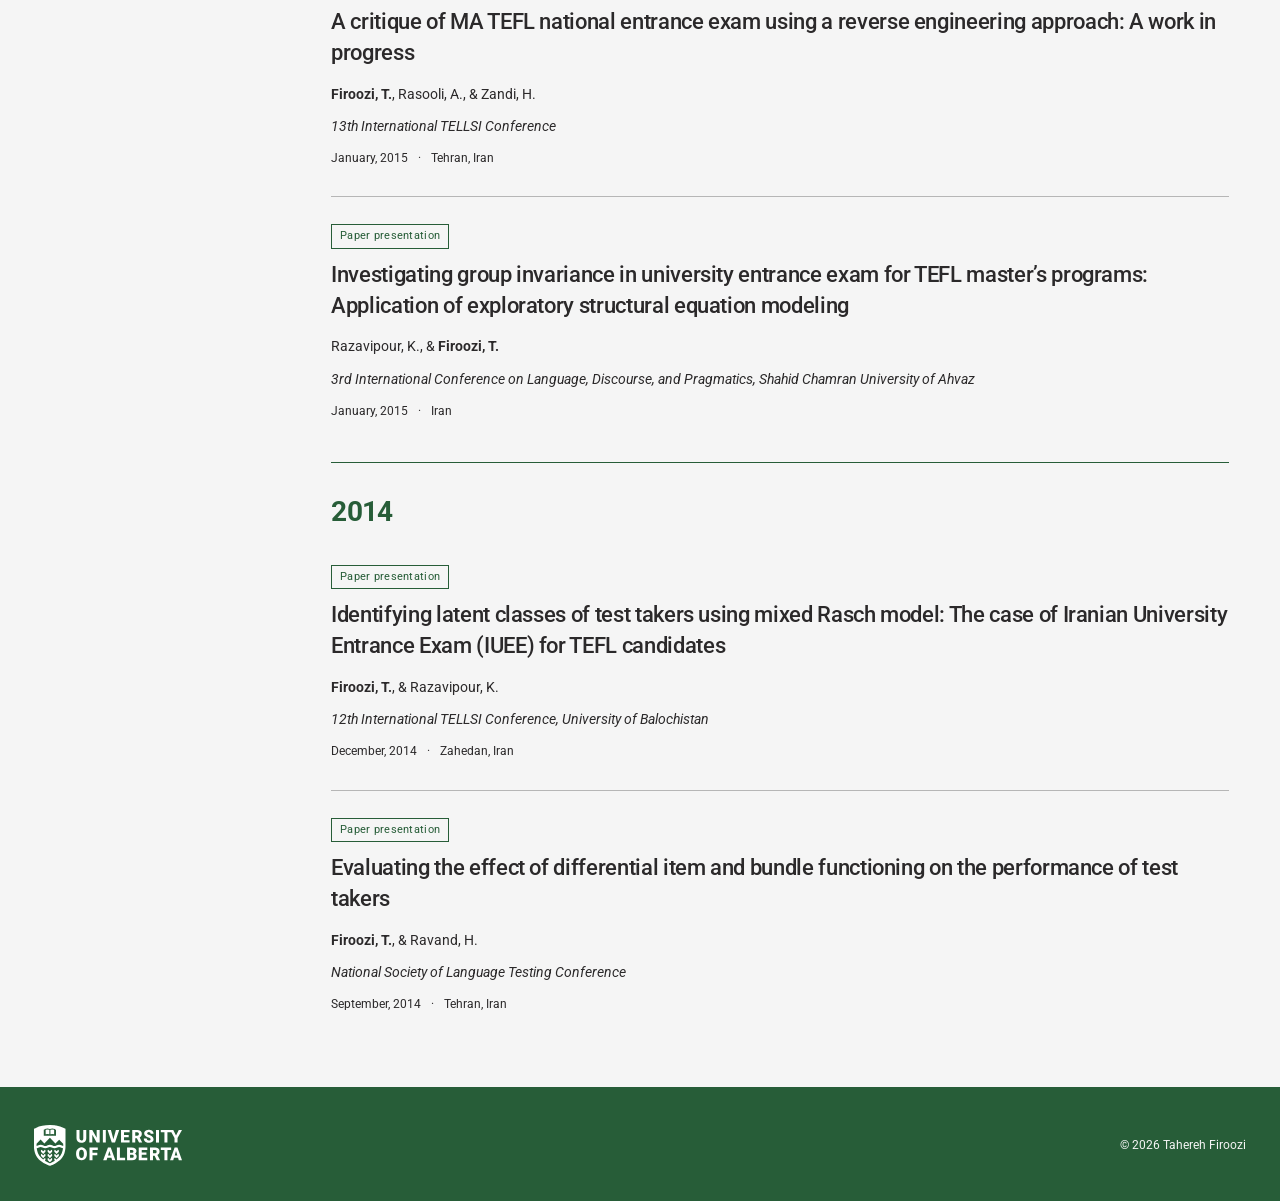
<file: presentations.html>
<!doctype html>
<html lang="en-CA"><head><meta charset="utf-8"><meta name="viewport" content="width=device-width, initial-scale=1"><title>Presentations | Dr. Tahereh Firoozi</title><meta name="description" content="Conference contributions and invited presentations by Dr. Tahereh Firoozi."><meta name="theme-color" content="#275D38"><meta property="og:type" content="website"><meta property="og:title" content="Presentations | Dr. Tahereh Firoozi"><meta property="og:description" content="Conference contributions and invited presentations by Dr. Tahereh Firoozi."><link rel="icon" type="image/svg+xml" href="assets/favicon.svg"><link rel="stylesheet" href="assets/styles.css"><link rel="stylesheet" href="assets/harmony.css?v=7"><script defer src="assets/site.js"></script><script type="application/ld+json">{"@context": "https://schema.org", "@type": "Person", "name": "Tahereh Firoozi", "honorificPrefix": "Dr.", "jobTitle": ["Clinical Assistant Professor", "Adjunct Assistant Professor"], "affiliation": {"@type": "CollegeOrUniversity", "name": "University of Alberta"}, "email": "tahereh.firoozi@ualberta.ca", "knowsAbout": ["Natural language processing", "Educational measurement", "Applied linguistics", "Graph-based retrieval-augmented generation", "Automated essay scoring", "Automatic item generation"]}</script><link rel="stylesheet" href="assets/typography.css?v=2"><link rel="stylesheet" href="assets/accents.css?v=1"><link rel="preload" href="assets/fonts/roboto-400.woff2" as="font" type="font/woff2" crossorigin><link rel="stylesheet" href="assets/ualberta-brand.css?v=4"><link rel="stylesheet" href="assets/search-controls.css?v=2"><link rel="stylesheet" href="assets/presentations-banner.css?v=3"></head>
<body data-page="presentations"><a class="skip-link" href="#main">Skip to main content</a><div class="top-rule"></div>
<header class="site-header"><div class="header-inner"><div class="site-identity"><a class="brand" href="index.html" aria-label="Dr. Tahereh Firoozi — Home"><span class="brand-name">Dr. Tahereh Firoozi</span></a><button class="menu-toggle" type="button" aria-expanded="false" aria-controls="main-nav" hidden><span>Menu</span><span class="menu-symbol" aria-hidden="true">☰</span></button><nav class="main-nav" id="main-nav" aria-label="Main navigation"><a href="index.html">Home</a><a href="biosketch.html">Biosketch</a><a href="publications.html">Publications</a><a href="presentations.html" aria-current="page">Presentations</a><a href="grants-awards.html">Grants and Awards</a><a href="teaching.html">Teaching</a><a href="contact.html">Contact</a></nav></div></div></header>
<main id="main" class="site-main" tabindex="-1"><header class="page-intro presentations-banner"><h1>Presentations</h1><svg width="0" height="0" aria-hidden="true" style="position:absolute;pointer-events:none"><defs><filter id="presentation-linework" color-interpolation-filters="sRGB"><feColorMatrix type="matrix" values="1 0 0 0 0  0 1 0 0 0  0 0 1 0 0  4 0 0 0 -1"/></filter></defs></svg><div class="presentations-sketch" aria-hidden="true"><img src="assets/presentations-speaker.webp" width="1774" height="887" alt="" decoding="async"></div></header><div class="search-layout" data-filter-scope><aside class="search-sidebar" aria-label="Search and filter presentations"><div class="filterbar" data-filterbar hidden>
    <label class="filter-field search-field"><span>Search presentations</span><input type="search" data-search placeholder="Search entries…" title="Search by title, author or keyword" autocomplete="off"></label><label class="filter-field"><span>Year</span><select data-filter="year" aria-label="Filter by year"><option value="">All years</option><option value="2027">2027</option><option value="2026">2026</option><option value="2025">2025</option><option value="2024">2024</option><option value="2023">2023</option><option value="2022">2022</option><option value="2021">2021</option><option value="2018">2018</option><option value="2016">2016</option><option value="2015">2015</option><option value="2014">2014</option></select></label><label class="filter-field"><span>Type</span><select data-filter="type" aria-label="Filter by type"><option value="">All types</option><option value="Conference presentation">Conference presentation</option><option value="Innovative demonstration submitted for presentation">Innovative demonstration submitted for presentation</option><option value="Invited paper presentation">Invited paper presentation</option><option value="Invited presentation">Invited presentation</option><option value="Paper presentation">Paper presentation</option><option value="Paper submitted for presentation">Paper submitted for presentation</option><option value="Poster presentation">Poster presentation</option><option value="Symposium presentation">Symposium presentation</option></select></label>
    <button class="reset-button" type="button" data-reset>Reset</button>
    </div></aside><div class="search-results"><div class="results-bar" data-results-bar hidden><p data-count role="status" aria-live="polite"></p></div>
    <div class="empty-state" data-empty hidden><h2>No matching entries</h2><p>Try another keyword, or reset the filters to see the full list.</p><button class="button button-secondary" data-reset type="button">Reset filters <span aria-hidden="true">→</span></button></div><section class="year-group" data-result-group><h2 class="year-label">2027</h2><div class="year-records"><article class="record talk" id="t01" data-result data-year="2027" data-type="Paper submitted for presentation" data-status="Under review">
    <div class="record-meta"><span class="badge">Paper submitted for presentation</span><span class="badge badge-status">Under review</span></div><h3>Can teachers’ classroom language reveal enjoyment? A transformer-based sentiment analysis</h3><p class="authors"><strong>Firoozi, T.</strong>, Daniels, L., Jung, A. J., Fütterer, T., &amp; Frenzel, A. C.</p><p class="venue">American Educational Research Association (AERA) Annual Meeting</p><p class="talk-date">April 14–18, 2027 <span aria-hidden="true">·</span> Toronto, Ontario, Canada</p></article><article class="record talk" id="t02" data-result data-year="2027" data-type="Paper submitted for presentation" data-status="Under review">
    <div class="record-meta"><span class="badge">Paper submitted for presentation</span><span class="badge badge-status">Under review</span></div><h3>Validity evidence for claims about retrieval-augmented generation systems in healthcare</h3><p class="authors"><strong>Firoozi, T.</strong>, Abroampah, D., Firouzi, Z., &amp; Gierl, M.</p><p class="venue">National Council on Measurement in Education (NCME) Annual Meeting</p><p class="talk-date">April 14–17, 2027 <span aria-hidden="true">·</span> Toronto, Ontario, Canada</p></article><article class="record talk" id="t03" data-result data-year="2027" data-type="Innovative demonstration submitted for presentation" data-status="Under review">
    <div class="record-meta"><span class="badge">Innovative demonstration submitted for presentation</span><span class="badge badge-status">Under review</span></div><h3>Making clinical reasoning visible: A knowledge-graph assessment for orofacial pain</h3><p class="authors"><strong>Firoozi, T.</strong>, Friesen, R., &amp; Lai, H.</p><p class="venue">National Council on Measurement in Education (NCME) Annual Meeting</p><p class="talk-date">April 14–17, 2027 <span aria-hidden="true">·</span> Toronto, Ontario, Canada</p></article></div></section><section class="year-group" data-result-group><h2 class="year-label">2026</h2><div class="year-records"><article class="record talk" id="t04" data-result data-year="2026" data-type="Paper presentation" data-status="Accepted">
    <div class="record-meta"><span class="badge">Paper presentation</span><span class="badge badge-status">Accepted</span></div><h3>Advancing feedback quality at scale: Automating QuAL scoring with natural language processing</h3><p class="authors"><strong>Firoozi, T.</strong>, Oswald, A., Hamza, D. M., &amp; Lai, H.</p><p class="venue">International Conference on Residency Education (ICRE)</p><p class="talk-date">October 21–24, 2026 <span aria-hidden="true">·</span> Ottawa, Ontario, Canada</p></article><article class="record talk" id="t05" data-result data-year="2026" data-type="Paper presentation" data-status="">
    <div class="record-meta"><span class="badge">Paper presentation</span></div><h3>Understanding disengagement in TIMSS 2023: Evidence from process data and multilevel logistic regression</h3><p class="authors">Abroampah, D., <strong>Firoozi, T.</strong>, Cui, Y., &amp; Gierl, M. J.</p><p class="venue">51st Annual Conference of the International Association for Educational Assessment</p><p class="talk-date">September, 2026 <span aria-hidden="true">·</span> Toronto, Ontario, Canada</p></article><article class="record talk" id="t06" data-result data-year="2026" data-type="Paper presentation" data-status="">
    <div class="record-meta"><span class="badge">Paper presentation</span></div><h3>Explaining cross-lingual knowledge transfer for fair automated essay scoring in multilingual language learning</h3><p class="authors"><strong>Firoozi, T.</strong>, Firouzi, Z., &amp; Gierl, M.</p><p class="venue">EDULEARN26: 18th International Conference on Education and New Learning Technologies</p><p class="talk-date">June 28–July 2, 2026 <span aria-hidden="true">·</span> Palma de Mallorca, Spain</p></article><article class="record talk" id="t07" data-result data-year="2026" data-type="Paper presentation" data-status="">
    <div class="record-meta"><span class="badge">Paper presentation</span></div><h3>Prompt-engineered LLMs for English as a second language grammar diagnosis</h3><p class="authors">Abroampah, D., <strong>Firoozi, T.</strong>, &amp; Gierl, M.</p><p class="venue">National Council on Measurement in Education (NCME) Annual Meeting</p><p class="talk-date">April, 2026 <span aria-hidden="true">·</span> Los Angeles, CA</p></article></div></section><section class="year-group" data-result-group><h2 class="year-label">2025</h2><div class="year-records"><article class="record talk" id="t08" data-result data-year="2025" data-type="Paper presentation" data-status="">
    <div class="record-meta"><span class="badge">Paper presentation</span></div><h3>An augmented intelligence system for automated quality control and feedback generation of multiple-choice test items</h3><p class="authors"><strong>Firoozi, T.</strong>, Daniels, L., Daniels, V., &amp; Gierl, M.</p><p class="venue">Artificial Intelligence in Education (AIED)</p><p class="talk-date">July, 2025 <span aria-hidden="true">·</span> Palermo, Italy</p></article><article class="record talk" id="t09" data-result data-year="2025" data-type="Symposium presentation" data-status="">
    <div class="record-meta"><span class="badge">Symposium presentation</span></div><h3>Applications of AI to educational assessment</h3><p class="authors"><strong>Firoozi, T.</strong></p><p class="venue">Canadian Society for the Study of Education Annual Meeting</p><p class="talk-date">June, 2025 <span aria-hidden="true">·</span> Toronto, Ontario, Canada</p></article><article class="record talk" id="t10" data-result data-year="2025" data-type="Paper presentation" data-status="">
    <div class="record-meta"><span class="badge">Paper presentation</span></div><h3>Improving automatic essay score classification accuracy with low-resource multilingual languages</h3><p class="authors"><strong>Firoozi, T.</strong>, Mohammadi, H., &amp; Gierl, M. J.</p><p class="venue">National Council on Measurement in Education (NCME) Annual Meeting</p><p class="talk-date">April, 2025 <span aria-hidden="true">·</span> Denver, CO</p></article><article class="record talk" id="t11" data-result data-year="2025" data-type="Poster presentation" data-status="">
    <div class="record-meta"><span class="badge">Poster presentation</span></div><h3>Automated essay scoring and feedback generation through the use of LLMs</h3><p class="authors">Abroampah, D., <strong>Firoozi, T.</strong>, &amp; Gierl, M.</p><p class="venue">National Council on Measurement in Education (NCME) Annual Meeting</p><p class="talk-date">April, 2025 <span aria-hidden="true">·</span> Denver, CO</p></article><article class="record talk" id="t12" data-result data-year="2025" data-type="Paper presentation" data-status="">
    <div class="record-meta"><span class="badge">Paper presentation</span></div><h3>Banking strategies and software solutions for generated test items</h3><p class="authors"><strong>Firoozi, T.</strong>, &amp; Gierl, M.</p><p class="venue">Automatic Item Generation Special Interest Group, 17th International Conference on Computer Supported Education</p><p class="talk-date">April, 2025 <span aria-hidden="true">·</span> Porto, Portugal</p></article></div></section><section class="year-group" data-result-group><h2 class="year-label">2024</h2><div class="year-records"><article class="record talk" id="t13" data-result data-year="2024" data-type="Paper presentation" data-status="">
    <div class="record-meta"><span class="badge">Paper presentation</span></div><h3>A method for generating testlets</h3><p class="authors">Gierl, M., &amp; <strong>Firoozi, T.</strong></p><p class="venue">Automatic Item Generation Special Interest Group, 16th International Conference on Computer Supported Education</p><p class="talk-date">May, 2024 <span aria-hidden="true">·</span> Angers, France</p></article><article class="record talk" id="t14" data-result data-year="2024" data-type="Invited presentation" data-status="">
    <div class="record-meta"><span class="badge">Invited presentation</span></div><h3>AI in dentistry: Developing knowledge graphs for clinical decision making using large language models</h3><p class="authors"><strong>Firoozi, T.</strong></p><p class="venue">Technische Universität Dresden</p><p class="talk-date">April, 2024 <span aria-hidden="true">·</span> Dresden, Germany</p></article><article class="record talk" id="t15" data-result data-year="2024" data-type="Invited paper presentation" data-status="">
    <div class="record-meta"><span class="badge">Invited paper presentation</span></div><h3>Multilingual automated essay scoring</h3><p class="authors"><strong>Firoozi, T.</strong>, &amp; Gierl, M.</p><p class="venue">In M. Shermis (Chair), The 2024 Routledge International Handbook of Automated Essay Evaluation chapter highlights. National Council on Measurement in Education (NCME) Annual Meeting</p><p class="talk-date">April, 2024 <span aria-hidden="true">·</span> Philadelphia, PA</p></article><article class="record talk" id="t16" data-result data-year="2024" data-type="Paper presentation" data-status="">
    <div class="record-meta"><span class="badge">Paper presentation</span></div><h3>Text augmentation for enhancing the accuracy of automated essay scoring</h3><p class="authors"><strong>Firoozi, T.</strong>, Bulut, O., &amp; Gorgun, G.</p><p class="venue">National Council on Measurement in Education (NCME) Annual Meeting</p><p class="talk-date">April, 2024 <span aria-hidden="true">·</span> Philadelphia, PA</p></article><article class="record talk" id="t17" data-result data-year="2024" data-type="Paper presentation" data-status="">
    <div class="record-meta"><span class="badge">Paper presentation</span></div><h3>Producing item sets in automatic item generation</h3><p class="authors">Gierl, M., Vele, V., <strong>Firoozi, T.</strong>, &amp; Lai, H.</p><p class="venue">National Council on Measurement in Education (NCME) Annual Meeting</p><p class="talk-date">April, 2024 <span aria-hidden="true">·</span> Philadelphia, PA</p></article><article class="record talk" id="t18" data-result data-year="2024" data-type="Poster presentation" data-status="">
    <div class="record-meta"><span class="badge">Poster presentation</span></div><h3>Automated essay scoring for multiple languages: An application of large language models</h3><p class="authors"><strong>Firoozi, T.</strong>, &amp; Gierl, M. J.</p><p class="venue">Faculty of Education Celebrating Socially Transformative Research and Teaching, University of Alberta</p><p class="talk-date">March, 2024 <span aria-hidden="true">·</span> Edmonton, AB</p></article></div></section><section class="year-group" data-result-group><h2 class="year-label">2023</h2><div class="year-records"><article class="record talk" id="t19" data-result data-year="2023" data-type="Invited presentation" data-status="">
    <div class="record-meta"><span class="badge">Invited presentation</span></div><h3>Large language models in educational measurement</h3><p class="authors"><strong>Firoozi, T.</strong></p><p class="venue">Empowering Learners for the Age of AI: Global Online Conference</p><p class="talk-date">September, 2023 <span aria-hidden="true">·</span> Online</p></article><article class="record talk" id="t20" data-result data-year="2023" data-type="Paper presentation" data-status="">
    <div class="record-meta"><span class="badge">Paper presentation</span></div><h3>Using active learning methods to strategically select essays for automated scoring</h3><p class="authors"><strong>Firoozi, T.</strong>, Mohammadi, H., &amp; Gierl, M.</p><p class="venue">National Council on Measurement in Education (NCME) Annual Meeting</p><p class="talk-date">April, 2023 <span aria-hidden="true">·</span> Chicago, IL</p></article><article class="record talk" id="t21" data-result data-year="2023" data-type="Paper presentation" data-status="">
    <div class="record-meta"><span class="badge">Paper presentation</span></div><h3>A method for banking large numbers of generated items</h3><p class="authors">Lai, H., <strong>Firoozi, T.</strong>, &amp; Gierl, M. J.</p><p class="venue">National Council on Measurement in Education (NCME) Annual Meeting</p><p class="talk-date">April, 2023 <span aria-hidden="true">·</span> Chicago, IL</p></article><article class="record talk" id="t22" data-result data-year="2023" data-type="Paper presentation" data-status="">
    <div class="record-meta"><span class="badge">Paper presentation</span></div><h3>Classification of periodontitis stage and grade using machine learning techniques</h3><p class="authors">Ameli, N., <strong>Firoozi, T.</strong>, &amp; Lai, H.</p><p class="venue">American Association for Dental, Oral, and Craniofacial Research (AADOCR) Annual Meeting</p><p class="talk-date">March, 2023 <span aria-hidden="true">·</span> Portland, OR</p></article></div></section><section class="year-group" data-result-group><h2 class="year-label">2022</h2><div class="year-records"><article class="record talk" id="t23" data-result data-year="2022" data-type="Paper presentation" data-status="">
    <div class="record-meta"><span class="badge">Paper presentation</span></div><h3>Otomatik madde uretimi: Teori ve uggulamalari [Automatic item generation: Theory and practice]</h3><p class="authors">Gierl, M., Shin, J., &amp; <strong>Firoozi, T.</strong></p><p class="venue">Egitimde ve Psikolojide Olcme ve Degerlendirme Kongresi</p><p class="talk-date">September, 2022 <span aria-hidden="true">·</span> Izmir, Turkiye</p></article><article class="record talk" id="t24" data-result data-year="2022" data-type="Paper presentation" data-status="">
    <div class="record-meta"><span class="badge">Paper presentation</span></div><h3>Improving the practicality of automated essay scoring systems using active learning models</h3><p class="authors"><strong>Firoozi, T.</strong>, &amp; Gierl, M.</p><p class="venue">National Council on Measurement in Education (NCME) Annual Meeting</p><p class="talk-date">April, 2022 <span aria-hidden="true">·</span> San Diego, CA</p></article><article class="record talk" id="t25" data-result data-year="2022" data-type="Paper presentation" data-status="">
    <div class="record-meta"><span class="badge">Paper presentation</span></div><h3>The effect of word vector representation and linguistic features on the accuracy of automated essay scoring systems using neural networks</h3><p class="authors"><strong>Firoozi, T.</strong>, Abadi, A. N., Demmans Epp, C., Bulut, O., &amp; Barbosa, D.</p><p class="venue">National Council on Measurement in Education (NCME) Annual Meeting</p><p class="talk-date">April, 2022 <span aria-hidden="true">·</span> San Diego, CA</p></article><article class="record talk" id="t26" data-result data-year="2022" data-type="Poster presentation" data-status="">
    <div class="record-meta"><span class="badge">Poster presentation</span></div><h3>Automated essay scoring in multiple languages</h3><p class="authors"><strong>Firoozi, T.</strong>, &amp; Gierl, M.</p><p class="venue">Advancing Assessment and Evaluation Conference (AAEC), Queen’s University</p><p class="talk-date">January, 2022 <span aria-hidden="true">·</span> Kingston, ON</p></article><article class="record talk" id="t27" data-result data-year="2022" data-type="Paper presentation" data-status="">
    <div class="record-meta"><span class="badge">Paper presentation</span></div><h3>Preparing students for careers focused on technology-based assessment and evaluation</h3><p class="authors">Gierl, M., &amp; <strong>Firoozi, T.</strong></p><p class="venue">Advancing Assessment and Evaluation Conference (AAEC), Queen’s University</p><p class="talk-date">January, 2022 <span aria-hidden="true">·</span> Kingston, ON</p></article></div></section><section class="year-group" data-result-group><h2 class="year-label">2021</h2><div class="year-records"><article class="record talk" id="t28" data-result data-year="2021" data-type="Paper presentation" data-status="">
    <div class="record-meta"><span class="badge">Paper presentation</span></div><h3>Importance of content coding for automatic item generation</h3><p class="authors">Gierl, M. J., Shin, J., &amp; <strong>Firoozi, T.</strong></p><p class="venue">European Association of Test Publishers Annual Meeting</p><p class="talk-date">September, 2021 <span aria-hidden="true">·</span> Online</p></article><article class="record talk" id="t29" data-result data-year="2021" data-type="Paper presentation" data-status="">
    <div class="record-meta"><span class="badge">Paper presentation</span></div><h3>The effect of option similarity on the item difficulty of a reading comprehension test: An application of word embedding techniques</h3><p class="authors"><strong>Firoozi, T.</strong>, Shin, J., Bulut, O., &amp; Gierl, M.</p><p class="venue">National Council on Measurement in Education (NCME) Annual Meeting</p><p class="talk-date">June, 2021 <span aria-hidden="true">·</span> Online</p></article><article class="record talk" id="t30" data-result data-year="2021" data-type="Paper presentation" data-status="">
    <div class="record-meta"><span class="badge">Paper presentation</span></div><h3>Preparing teachers for classroom assessment in the Middle East and North Africa: A sociocultural perspective</h3><p class="authors"><strong>Firoozi, T.</strong>, &amp; DeLuca, C.</p><p class="venue">Canadian Society for the Study of Education Annual Meeting</p><p class="talk-date">June, 2021 <span aria-hidden="true">·</span> Online</p></article><article class="record talk" id="t31" data-result data-year="2021" data-type="Paper presentation" data-status="">
    <div class="record-meta"><span class="badge">Paper presentation</span></div><h3>ICT use and teachers’ self-efficacy in Canadian classrooms: The mediating roles of purposeful instructional practices using the Teaching and Learning International Survey (TALIS) 2018 results</h3><p class="authors">Shin, J., <strong>Firoozi, T.</strong>, &amp; Gierl, M.</p><p class="venue">Canadian Society for the Study of Education Annual Meeting</p><p class="talk-date">June, 2021 <span aria-hidden="true">·</span> Online</p></article><article class="record talk" id="t32" data-result data-year="2021" data-type="Paper presentation" data-status="">
    <div class="record-meta"><span class="badge">Paper presentation</span></div><h3>Teachers’ conceptions of fairness in classroom assessment: An empirical study</h3><p class="authors">Rasooli, A., Rasegh, A., Zandi, H., &amp; <strong>Firoozi, T.</strong></p><p class="venue">American Educational Research Association Annual Meeting</p><p class="talk-date">April, 2021 <span aria-hidden="true">·</span> Online</p></article></div></section><section class="year-group" data-result-group><h2 class="year-label">2018</h2><div class="year-records"><article class="record talk" id="t33" data-result data-year="2018" data-type="Paper presentation" data-status="">
    <div class="record-meta"><span class="badge">Paper presentation</span></div><h3>The language assessment literacy needs of Iranian EFL teachers with a focus on reformed assessment policies</h3><p class="authors"><strong>Firoozi, T.</strong>, &amp; Razavipour, K.</p><p class="venue">11th International Test Commission Conference</p><p class="talk-date">July, 2018 <span aria-hidden="true">·</span> Montreal, QC</p></article></div></section><section class="year-group" data-result-group><h2 class="year-label">2016</h2><div class="year-records"><article class="record talk" id="t34" data-result data-year="2016" data-type="Paper presentation" data-status="">
    <div class="record-meta"><span class="badge">Paper presentation</span></div><h3>The philosophy of research language testing in Iran: A systematic review</h3><p class="authors">Razavipour, K., &amp; <strong>Firoozi, T.</strong></p><p class="venue">International Conference on Language Acquisition and Processing (ICLAP)</p><p class="talk-date">October, 2016 <span aria-hidden="true">·</span> Dubai, UAE</p></article></div></section><section class="year-group" data-result-group><h2 class="year-label">2015</h2><div class="year-records"><article class="record talk" id="t35" data-result data-year="2015" data-type="Poster presentation" data-status="">
    <div class="record-meta"><span class="badge">Poster presentation</span></div><h3>Examining the validity of Iranian national university entrance exam: A cognitive perspective on a discourse cloze test</h3><p class="authors">Jalilifar, A., <strong>Firoozi, T.</strong>, &amp; Parviz, M.</p><p class="venue">Sharif English Language Teaching (SELT) Conference, Sharif University of Technology</p><p class="talk-date">December, 2015 <span aria-hidden="true">·</span> Tehran, Iran</p></article><article class="record talk" id="t36" data-result data-year="2015" data-type="Conference presentation" data-status="">
    <div class="record-meta"><span class="badge">Conference presentation</span></div><h3>A critique of MA TEFL national entrance exam using a reverse engineering approach: A work in progress</h3><p class="authors"><strong>Firoozi, T.</strong>, Rasooli, A., &amp; Zandi, H.</p><p class="venue">13th International TELLSI Conference</p><p class="talk-date">January, 2015 <span aria-hidden="true">·</span> Tehran, Iran</p></article><article class="record talk" id="t37" data-result data-year="2015" data-type="Paper presentation" data-status="">
    <div class="record-meta"><span class="badge">Paper presentation</span></div><h3>Investigating group invariance in university entrance exam for TEFL master’s programs: Application of exploratory structural equation modeling</h3><p class="authors">Razavipour, K., &amp; <strong>Firoozi, T.</strong></p><p class="venue">3rd International Conference on Language, Discourse, and Pragmatics, Shahid Chamran University of Ahvaz</p><p class="talk-date">January, 2015 <span aria-hidden="true">·</span> Iran</p></article></div></section><section class="year-group" data-result-group><h2 class="year-label">2014</h2><div class="year-records"><article class="record talk" id="t38" data-result data-year="2014" data-type="Paper presentation" data-status="">
    <div class="record-meta"><span class="badge">Paper presentation</span></div><h3>Identifying latent classes of test takers using mixed Rasch model: The case of Iranian University Entrance Exam (IUEE) for TEFL candidates</h3><p class="authors"><strong>Firoozi, T.</strong>, &amp; Razavipour, K.</p><p class="venue">12th International TELLSI Conference, University of Balochistan</p><p class="talk-date">December, 2014 <span aria-hidden="true">·</span> Zahedan, Iran</p></article><article class="record talk" id="t39" data-result data-year="2014" data-type="Paper presentation" data-status="">
    <div class="record-meta"><span class="badge">Paper presentation</span></div><h3>Evaluating the effect of differential item and bundle functioning on the performance of test takers</h3><p class="authors"><strong>Firoozi, T.</strong>, &amp; Ravand, H.</p><p class="venue">National Society of Language Testing Conference</p><p class="talk-date">September, 2014 <span aria-hidden="true">·</span> Tehran, Iran</p></article></div></section></div></div></main>
<footer class="site-footer"><div class="footer-inner"><a class="university-mark" href="https://www.ualberta.ca/en/index.html" aria-label="University of Alberta"><img src="assets/ualberta-logo-reversed-white.svg" width="148" height="41" alt="University of Alberta"></a><p class="footer-copyright">© 2026 Tahereh Firoozi</p></div></footer>
<div class="toast" role="status" aria-live="polite" id="toast" hidden></div>
</body></html>
</file>
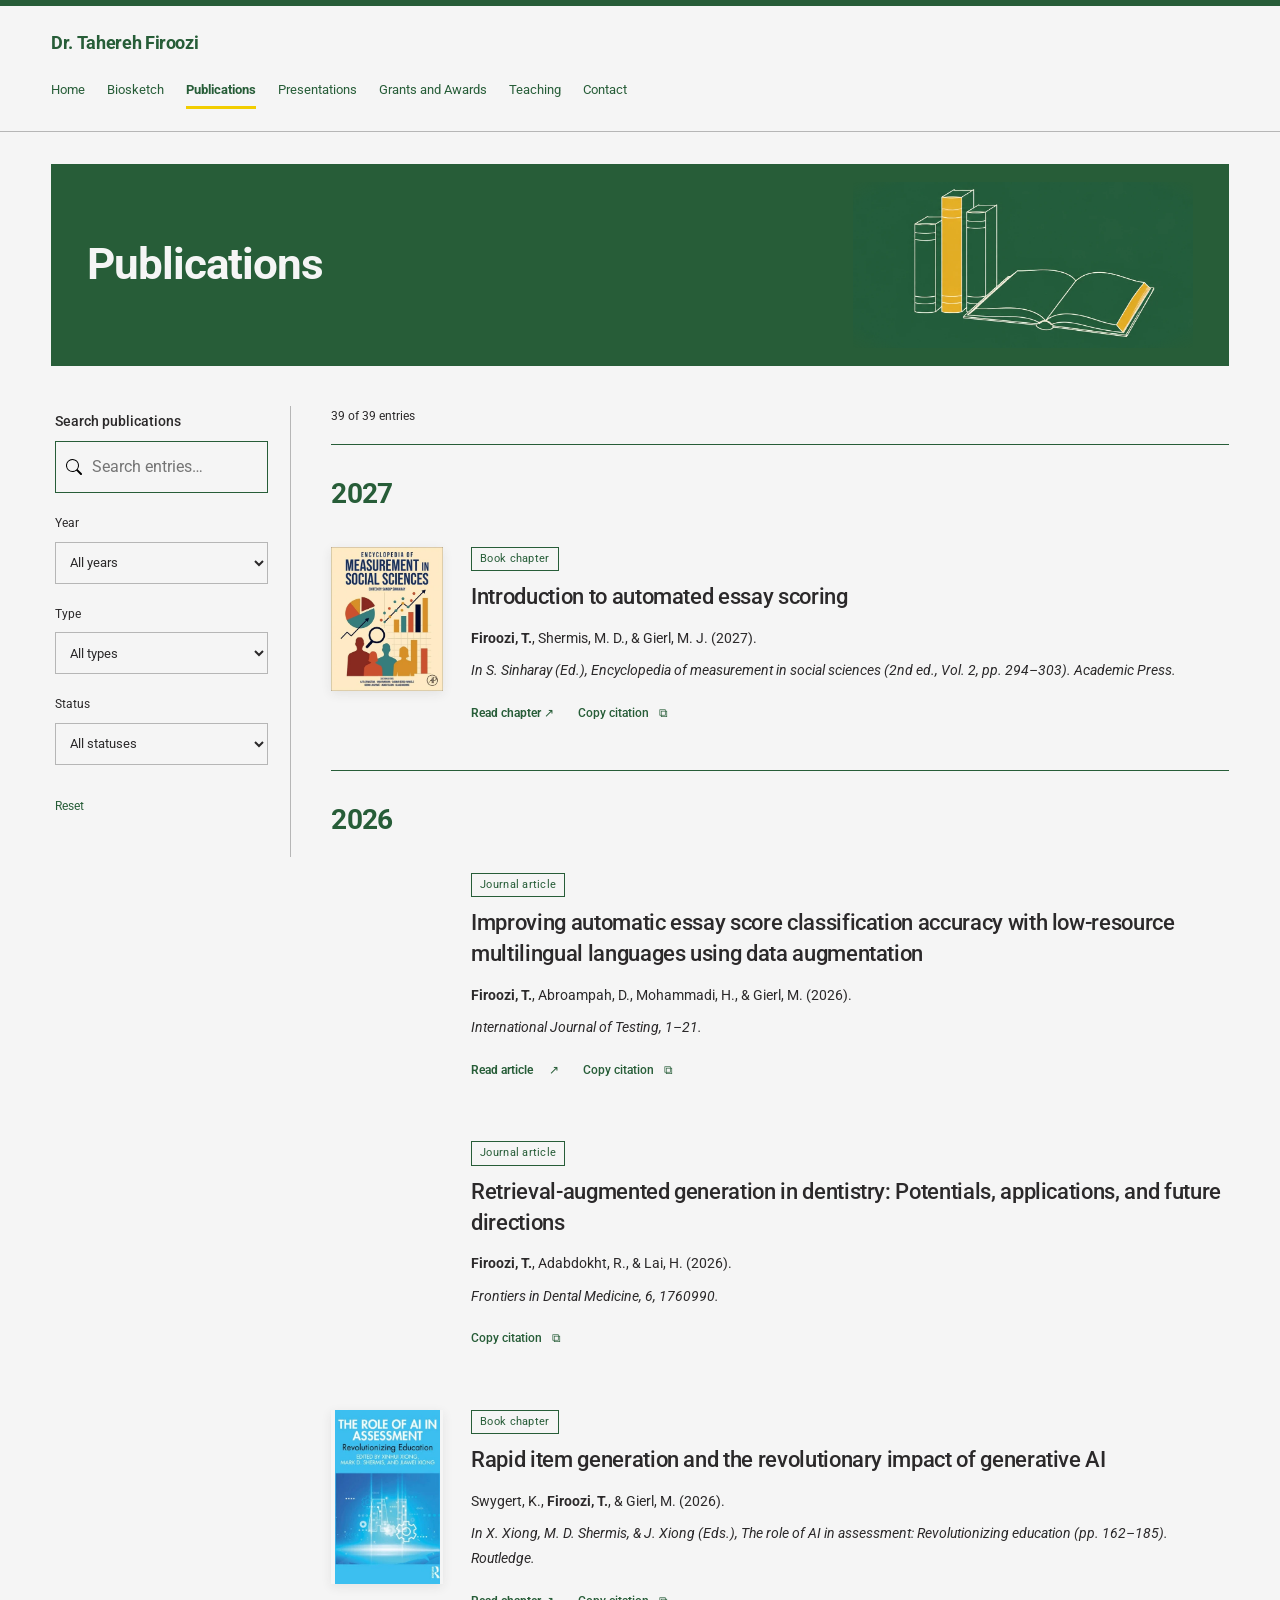
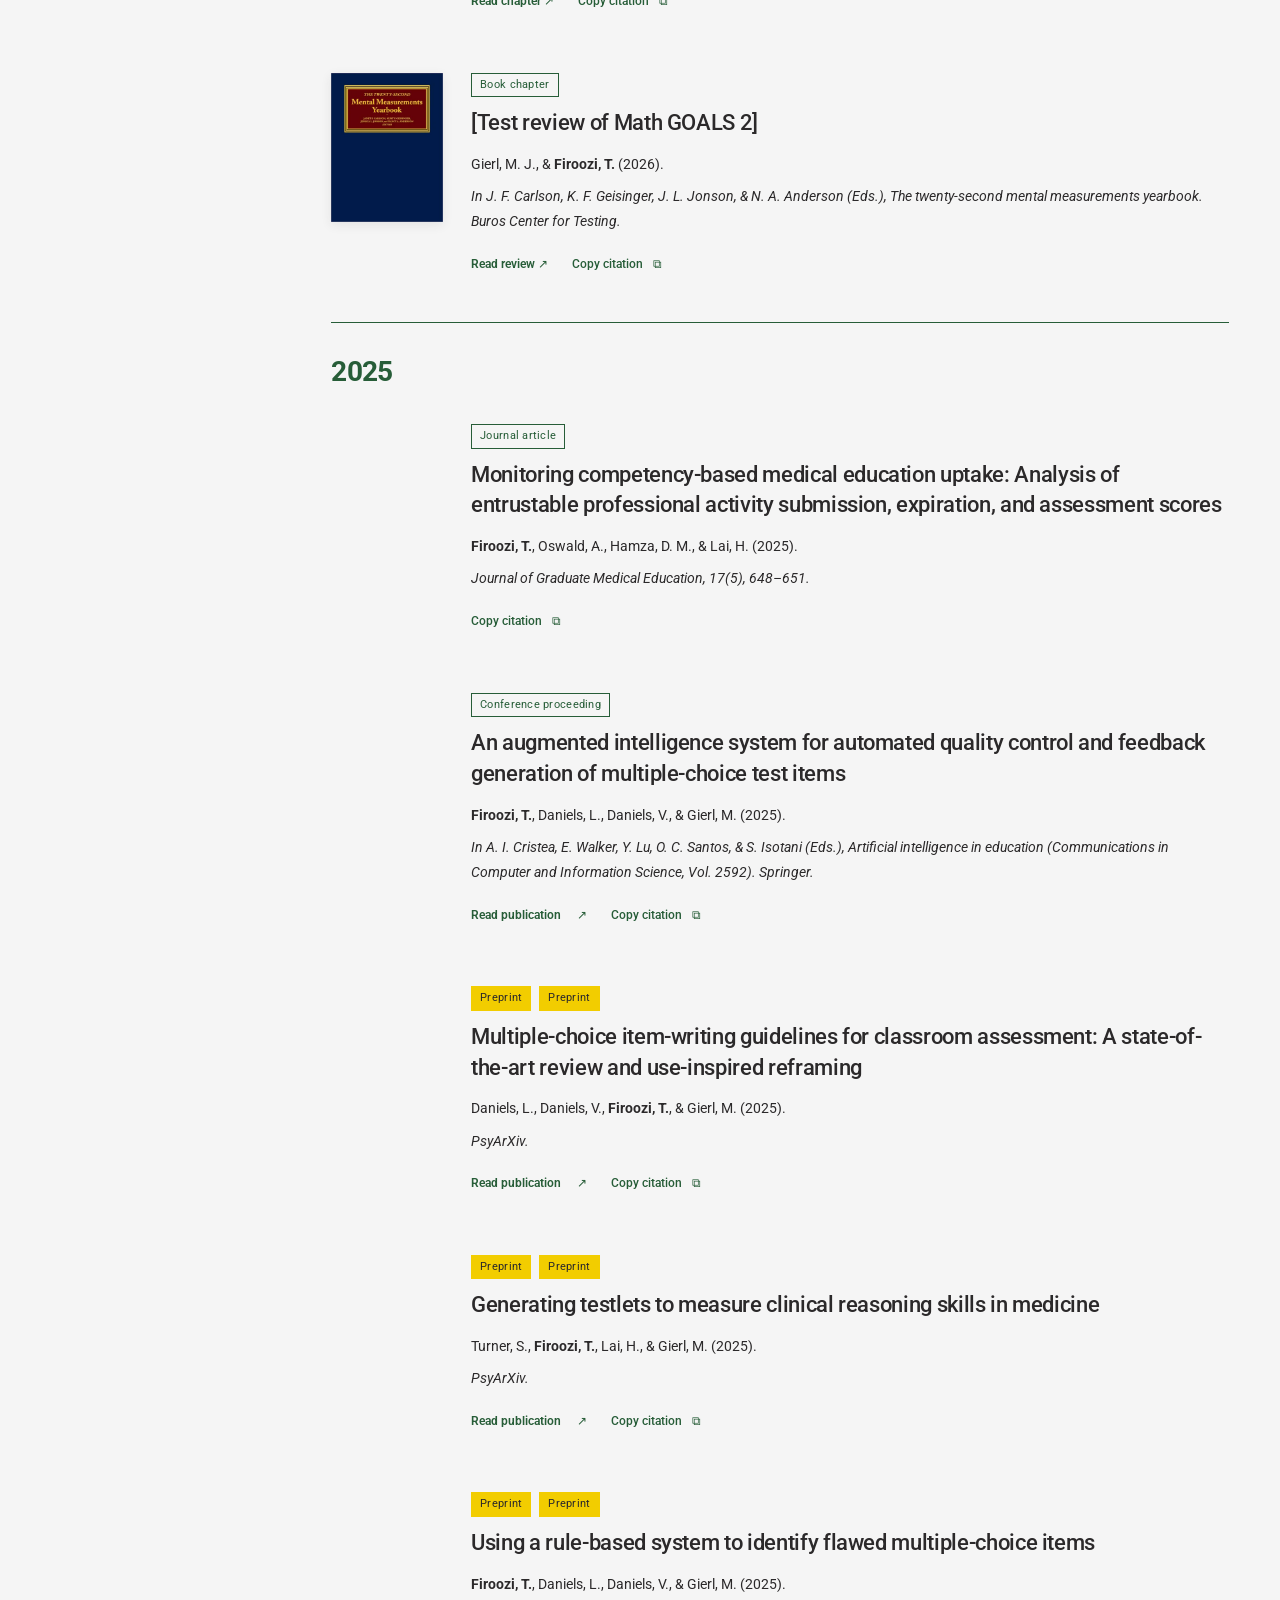
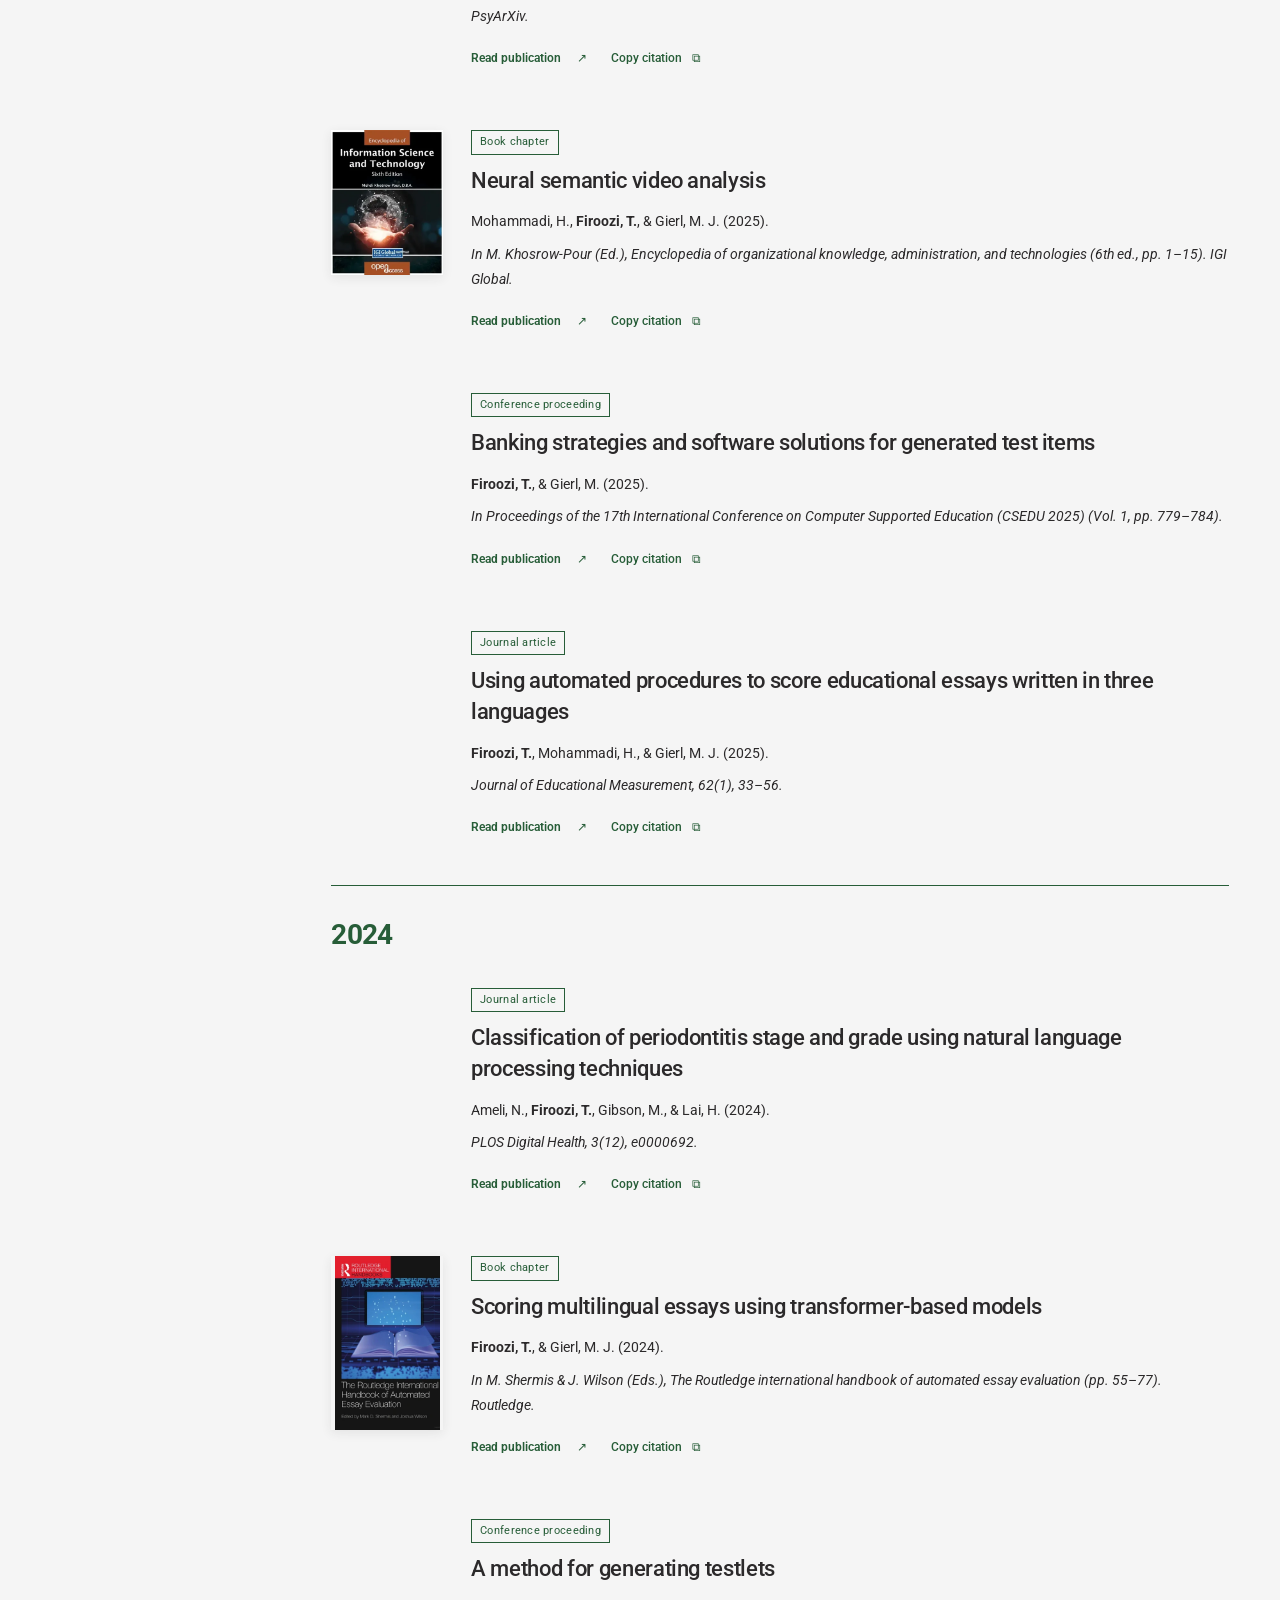
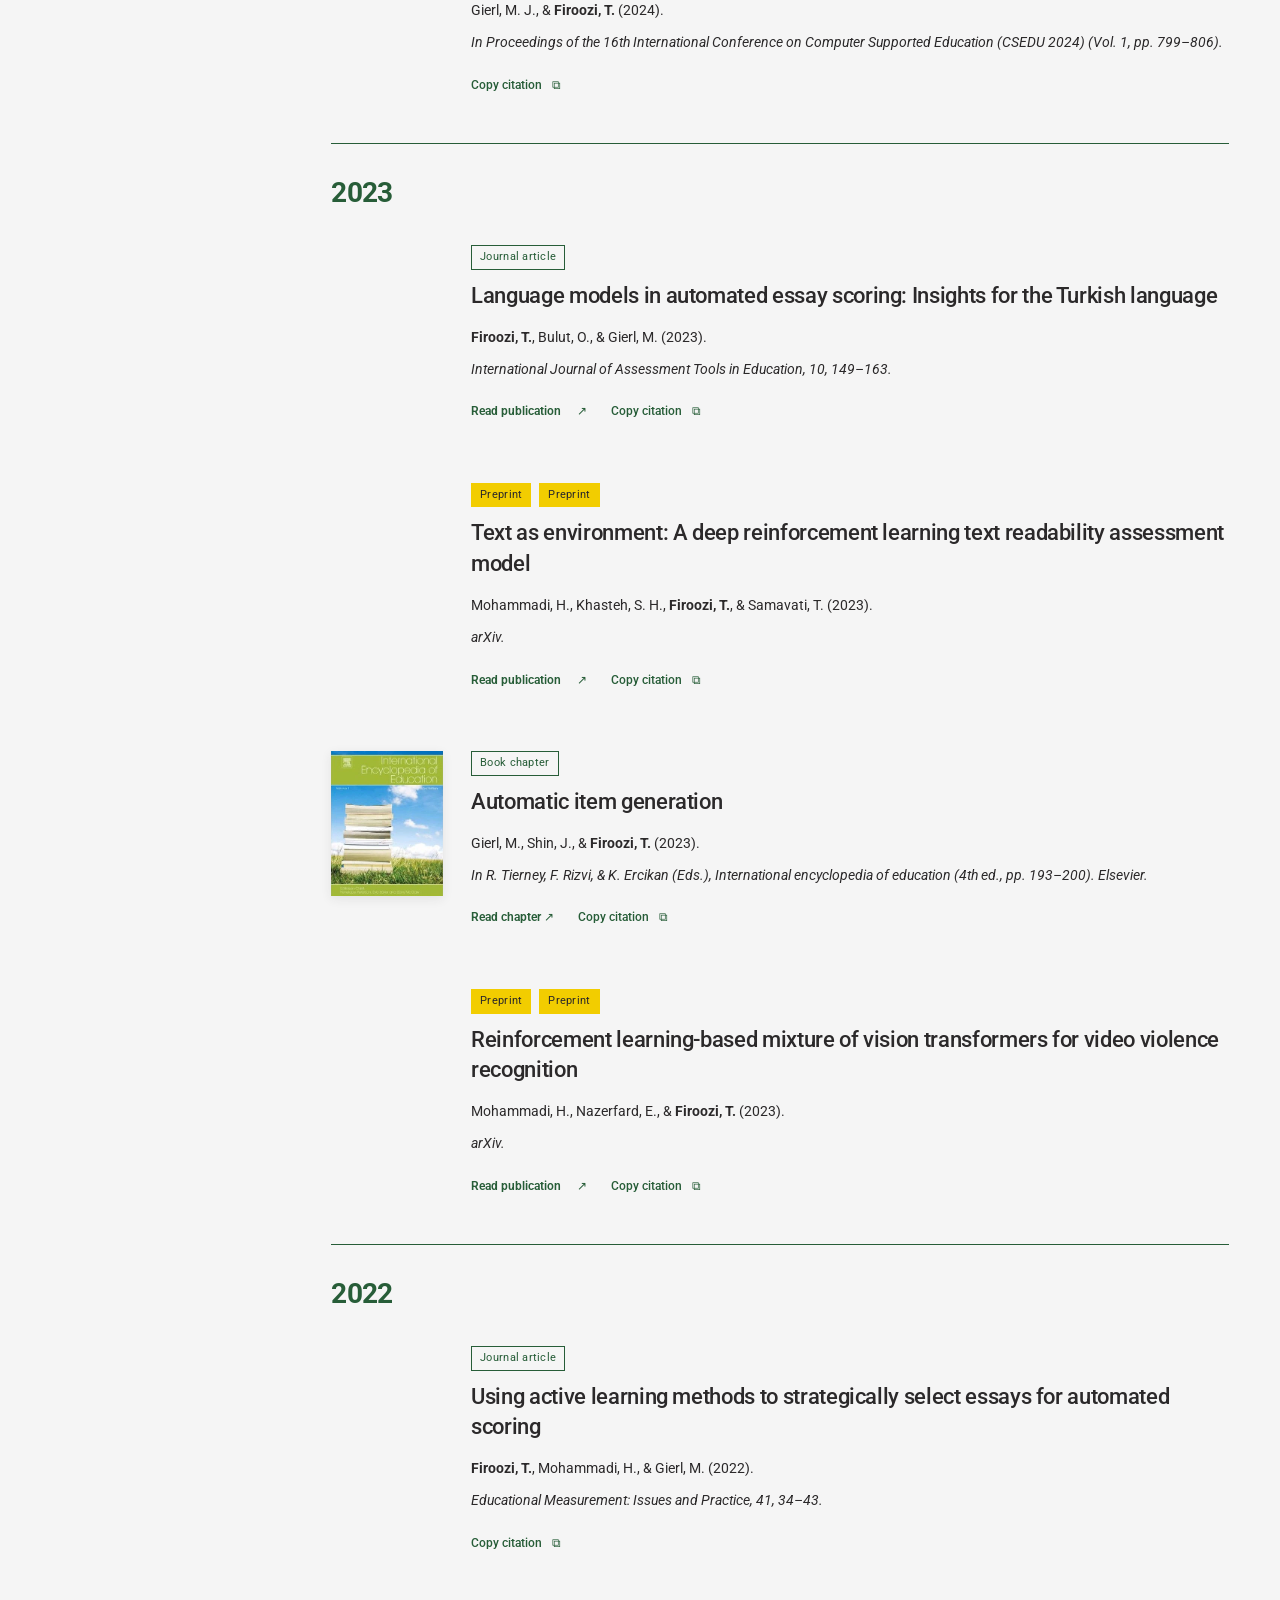
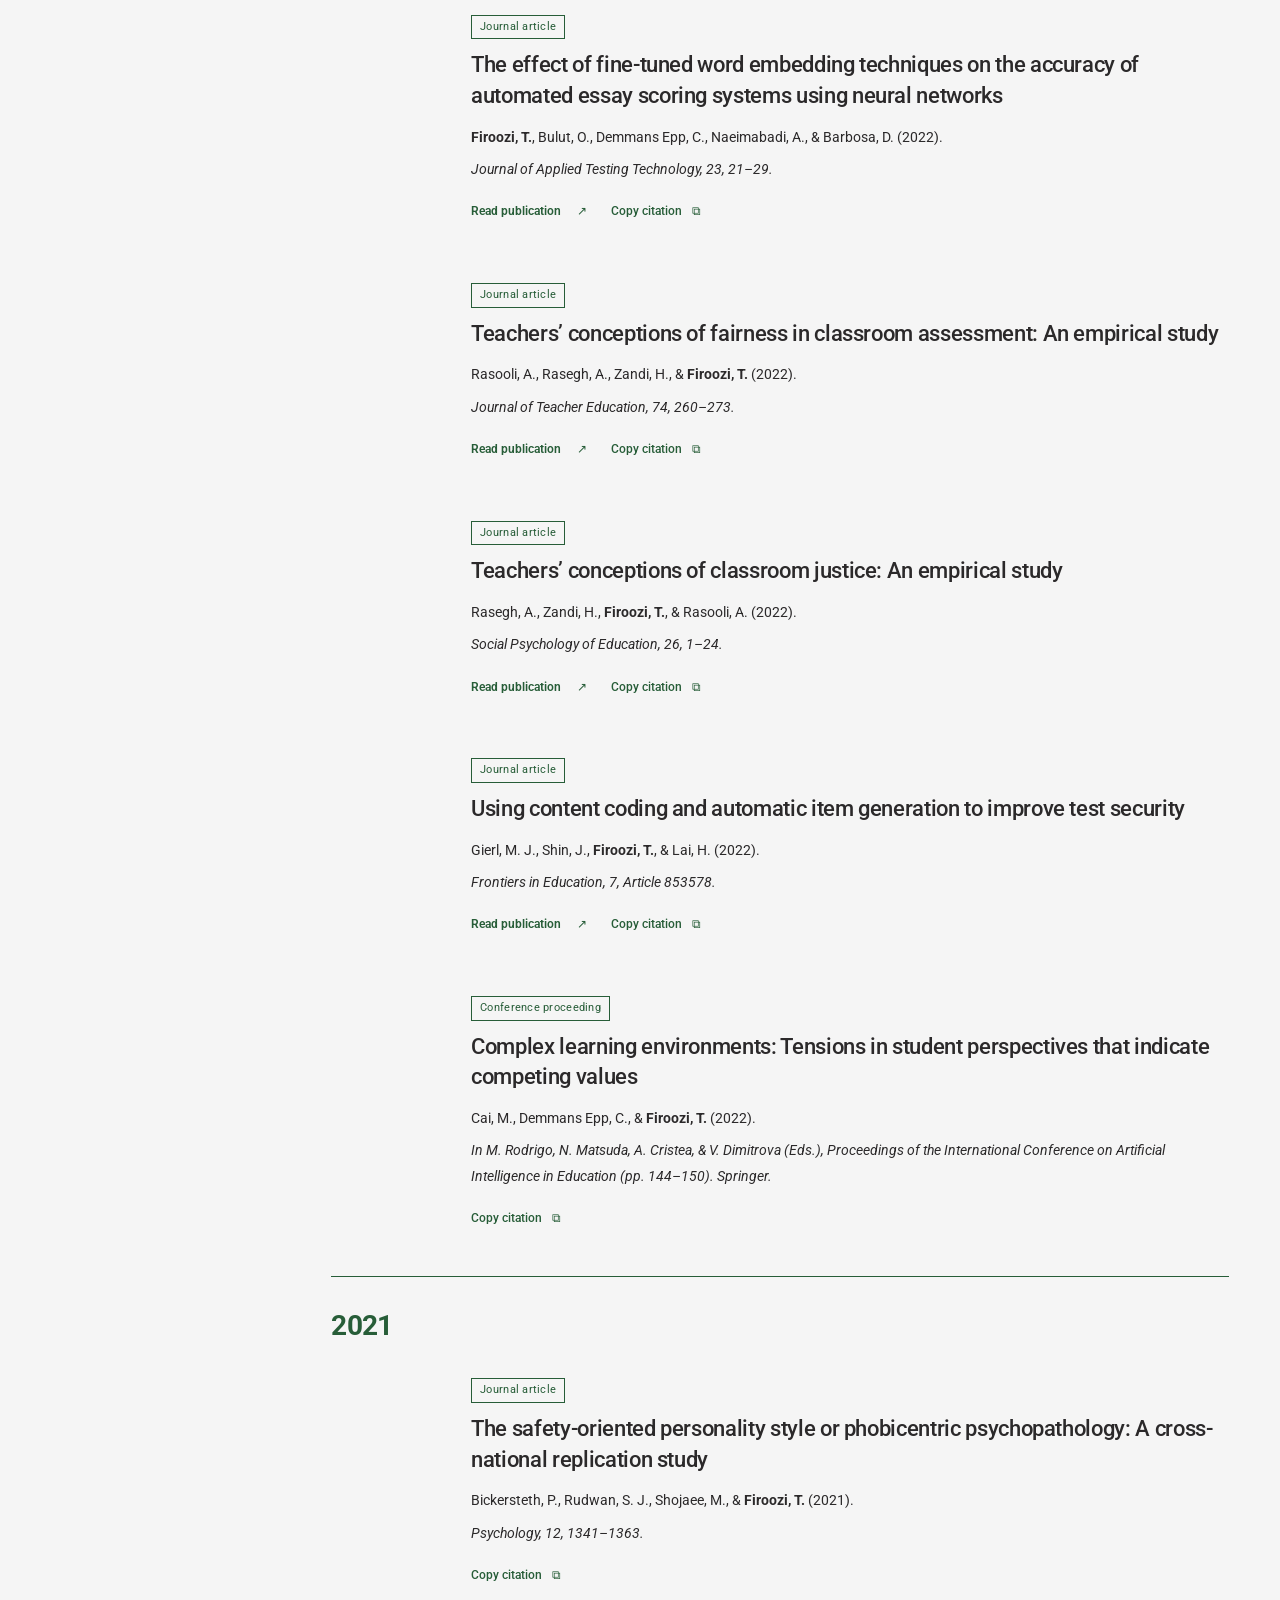
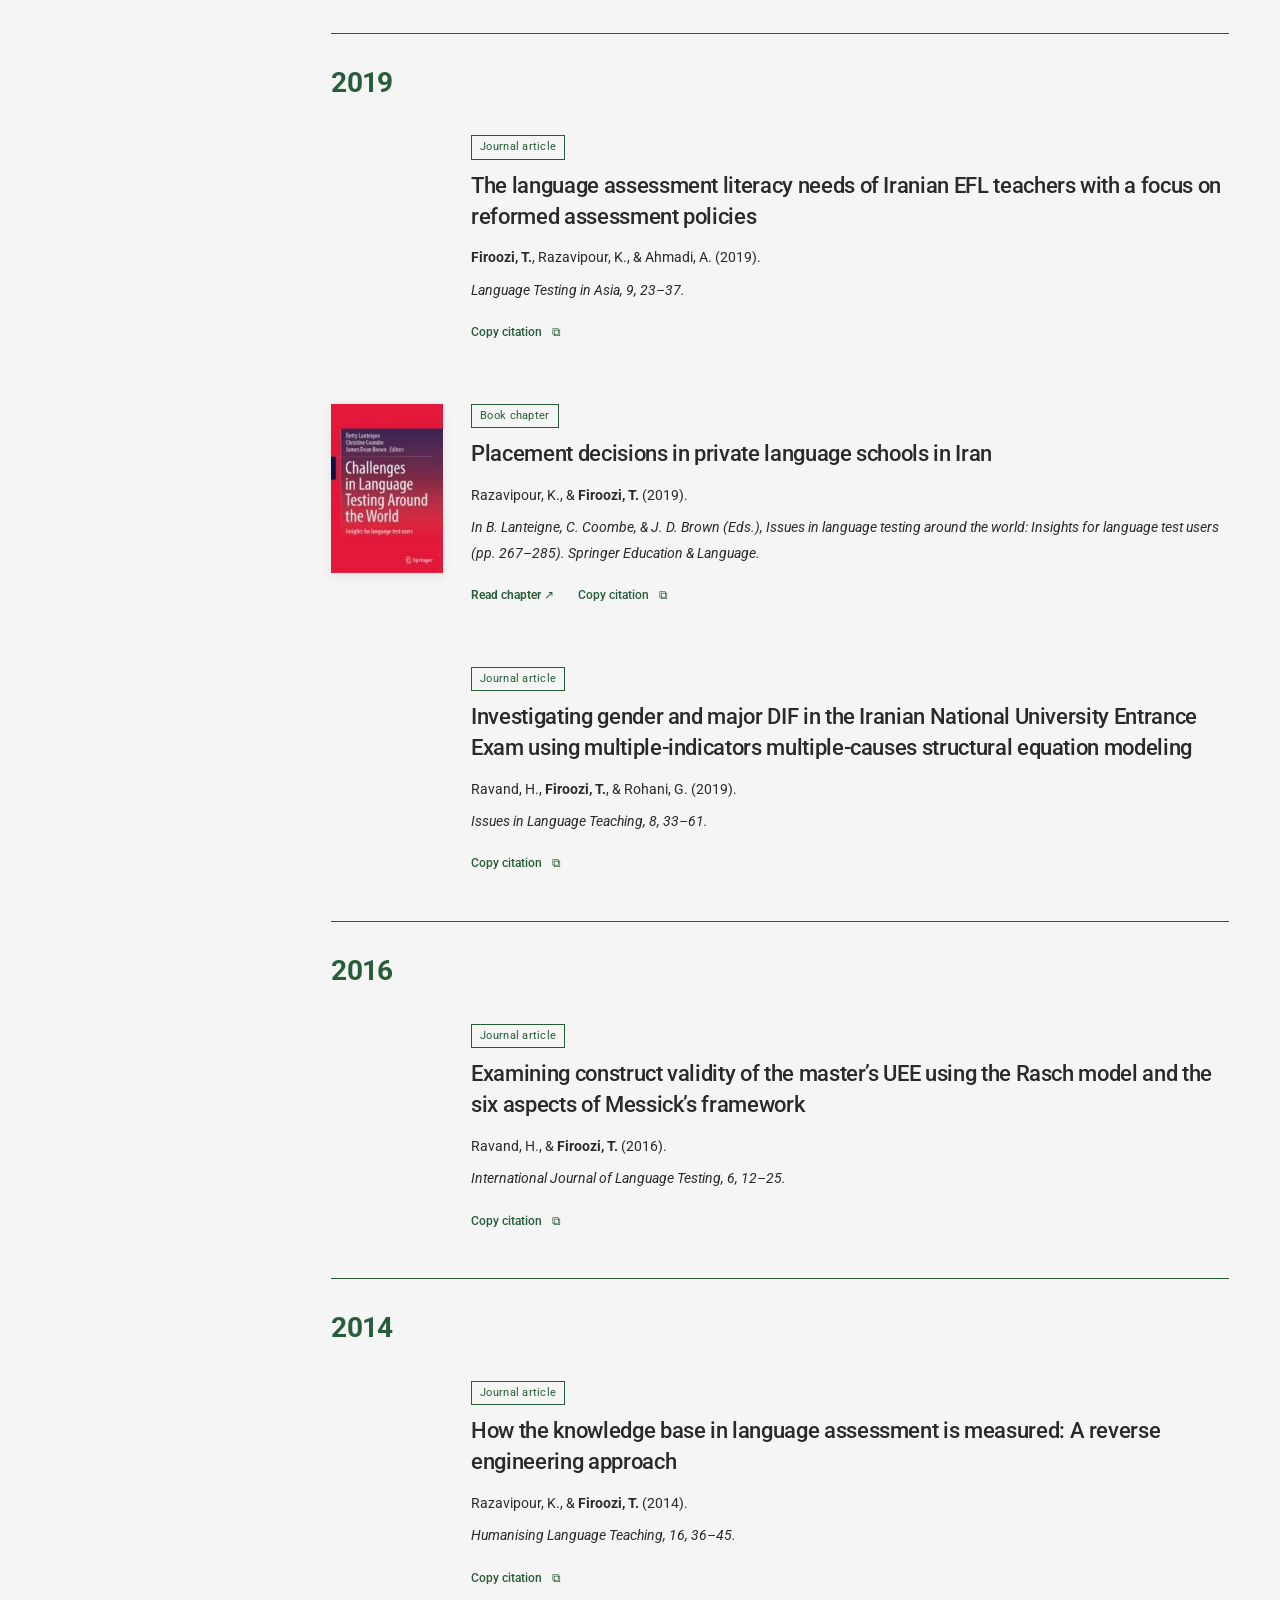
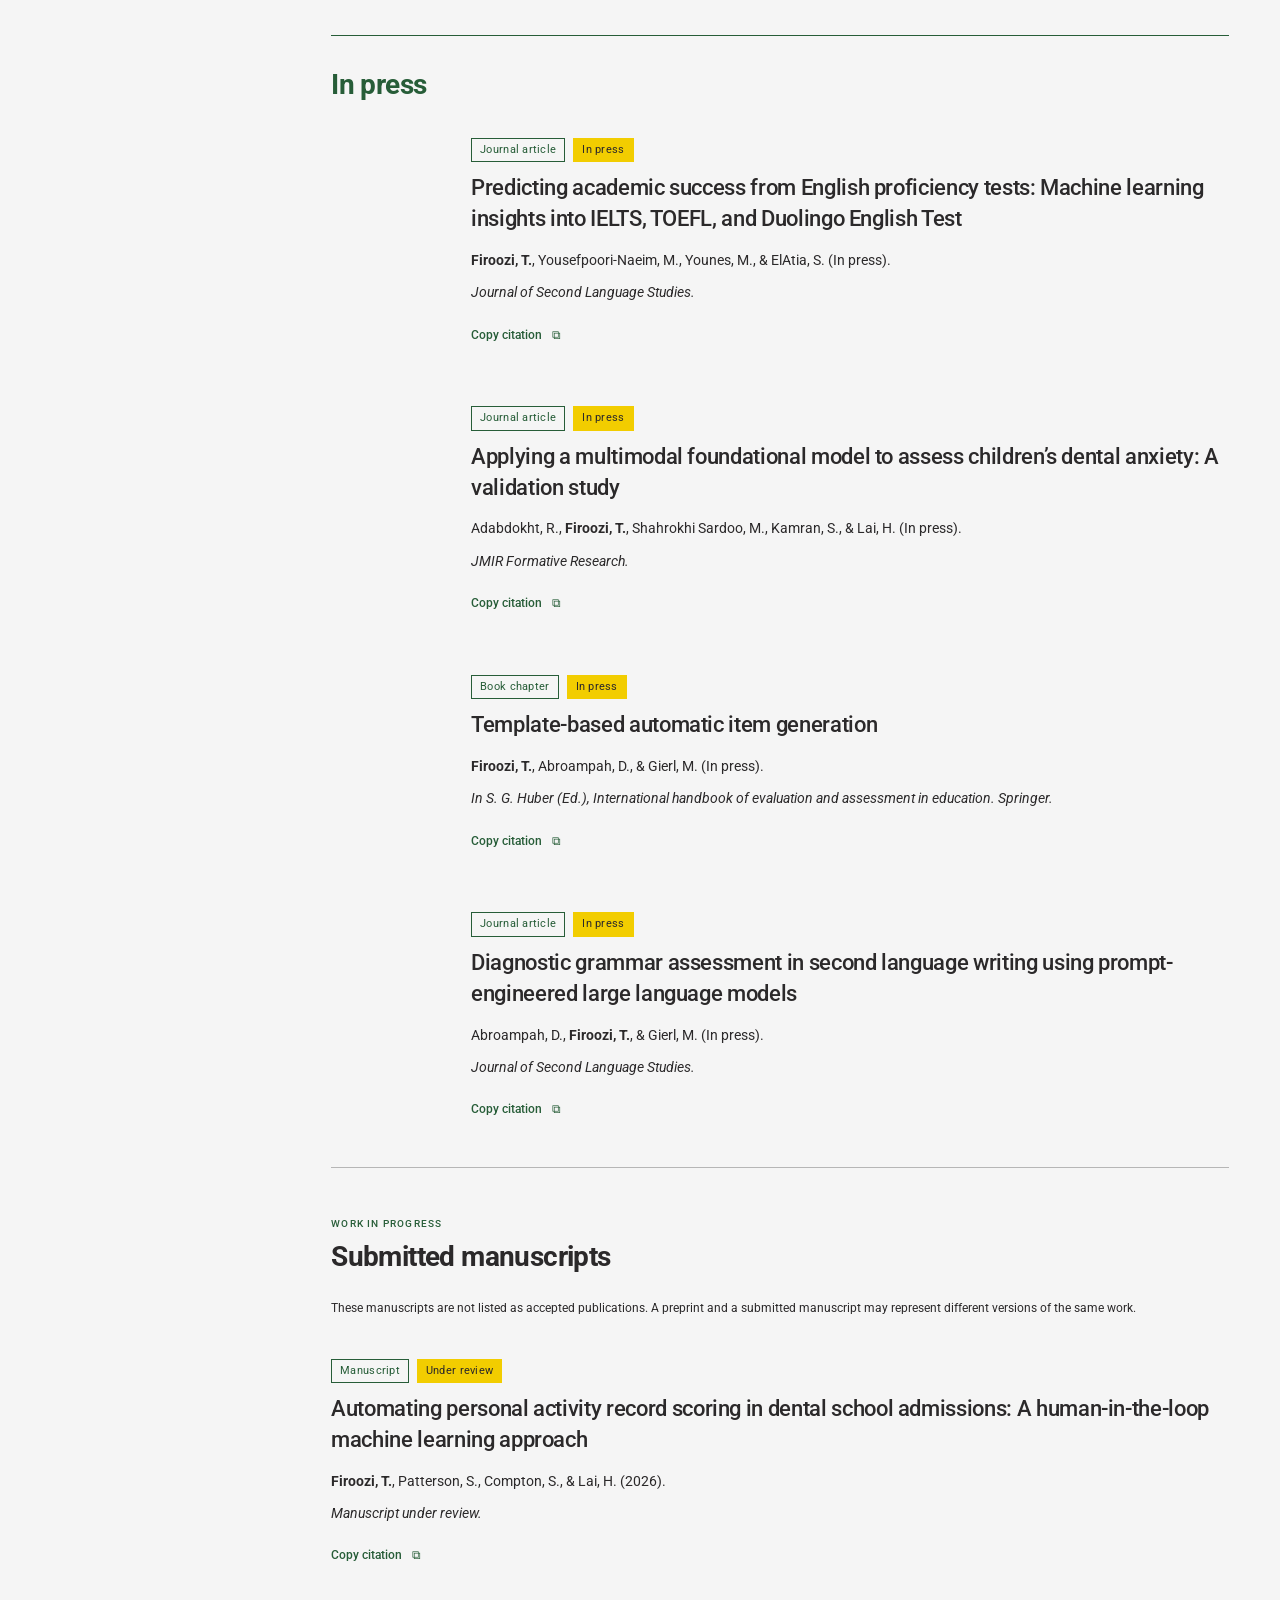
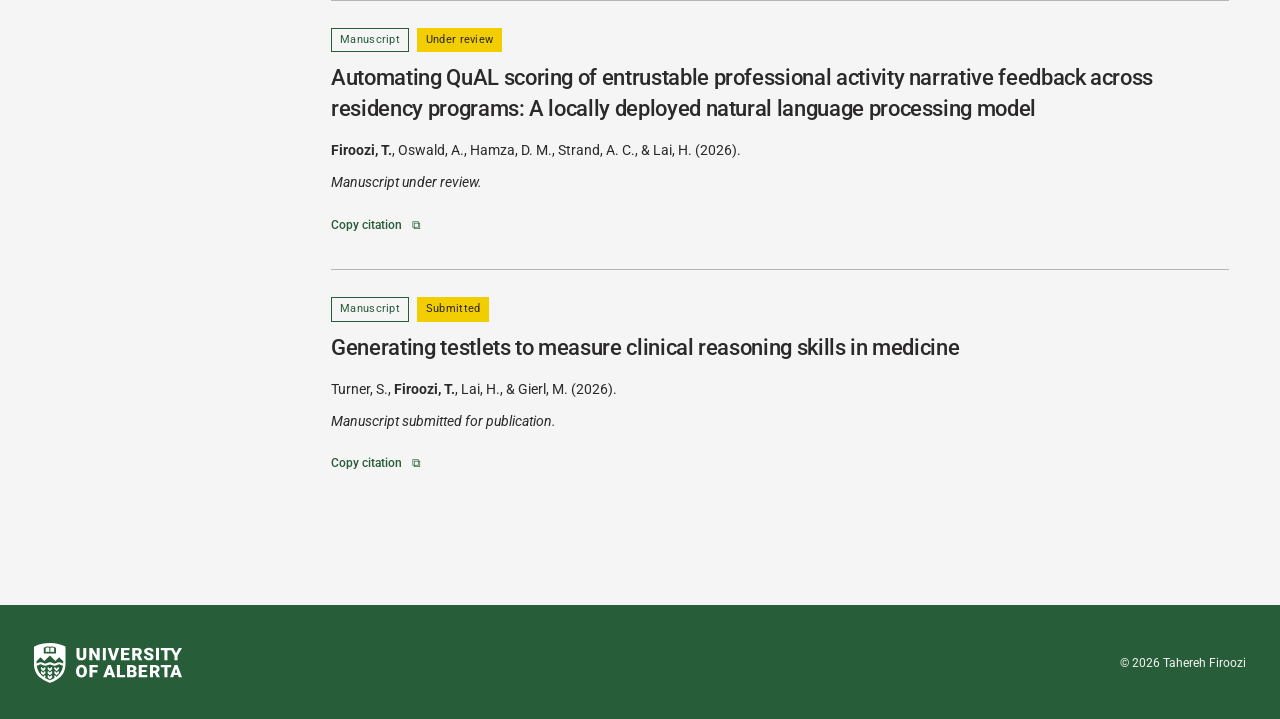
<file: publications.html>
<!doctype html>
<html lang="en-CA"><head><meta charset="utf-8"><meta name="viewport" content="width=device-width, initial-scale=1"><title>Publications | Dr. Tahereh Firoozi</title><meta name="description" content="Publications, preprints, book chapters, and submitted manuscripts by Dr. Tahereh Firoozi."><meta name="theme-color" content="#275D38"><meta property="og:type" content="website"><meta property="og:title" content="Publications | Dr. Tahereh Firoozi"><meta property="og:description" content="Publications, preprints, book chapters, and submitted manuscripts by Dr. Tahereh Firoozi."><link rel="icon" type="image/svg+xml" href="assets/favicon.svg"><link rel="stylesheet" href="assets/styles.css"><link rel="stylesheet" href="assets/harmony.css?v=7"><script defer src="assets/site.js"></script><script type="application/ld+json">{"@context": "https://schema.org", "@type": "Person", "name": "Tahereh Firoozi", "honorificPrefix": "Dr.", "jobTitle": ["Clinical Assistant Professor", "Adjunct Assistant Professor"], "affiliation": {"@type": "CollegeOrUniversity", "name": "University of Alberta"}, "email": "tahereh.firoozi@ualberta.ca", "knowsAbout": ["Natural language processing", "Educational measurement", "Applied linguistics", "Graph-based retrieval-augmented generation", "Automated essay scoring", "Automatic item generation"]}</script><link rel="stylesheet" href="assets/typography.css?v=2"><link rel="stylesheet" href="assets/accents.css?v=1"><link rel="preload" href="assets/fonts/roboto-400.woff2" as="font" type="font/woff2" crossorigin><link rel="stylesheet" href="assets/ualberta-brand.css?v=4"><link rel="stylesheet" href="assets/search-controls.css?v=2"><link rel="stylesheet" href="assets/publications-banner.css?v=2"></head>
<body data-page="publications"><a class="skip-link" href="#main">Skip to main content</a><div class="top-rule"></div>
<header class="site-header"><div class="header-inner"><div class="site-identity"><a class="brand" href="index.html" aria-label="Dr. Tahereh Firoozi — Home"><span class="brand-name">Dr. Tahereh Firoozi</span></a><button class="menu-toggle" type="button" aria-expanded="false" aria-controls="main-nav" hidden><span>Menu</span><span class="menu-symbol" aria-hidden="true">☰</span></button><nav class="main-nav" id="main-nav" aria-label="Main navigation"><a href="index.html">Home</a><a href="biosketch.html">Biosketch</a><a href="publications.html" aria-current="page">Publications</a><a href="presentations.html">Presentations</a><a href="grants-awards.html">Grants and Awards</a><a href="teaching.html">Teaching</a><a href="contact.html">Contact</a></nav></div></div></header>
<main id="main" class="site-main" tabindex="-1"><header class="page-intro publications-banner"><h1>Publications</h1><div class="publications-sketch" aria-hidden="true"><img src="assets/publications-books.webp" width="1942" height="809" alt="" decoding="async"></div></header>
    <div class="search-layout" data-filter-scope><aside class="search-sidebar" aria-label="Search and filter publications"><div class="filterbar" data-filterbar hidden>
    <label class="filter-field search-field"><span>Search publications</span><input type="search" data-search placeholder="Search entries…" title="Search by title, author or keyword" autocomplete="off"></label><label class="filter-field"><span>Year</span><select data-filter="year" aria-label="Filter by year"><option value="">All years</option><option value="2027">2027</option><option value="2026">2026</option><option value="2025">2025</option><option value="2024">2024</option><option value="2023">2023</option><option value="2022">2022</option><option value="2021">2021</option><option value="2019">2019</option><option value="2016">2016</option><option value="2014">2014</option><option value="In press">In press</option></select></label><label class="filter-field"><span>Type</span><select data-filter="type" aria-label="Filter by type"><option value="">All types</option><option value="Book chapter">Book chapter</option><option value="Conference proceeding">Conference proceeding</option><option value="Journal article">Journal article</option><option value="Manuscript">Manuscript</option><option value="Preprint">Preprint</option></select></label><label class="filter-field"><span>Status</span><select data-filter="status" aria-label="Filter by status"><option value="">All statuses</option><option value="Published">Published</option><option value="In press">In press</option><option value="Preprint">Preprint</option><option value="Under review">Under review</option><option value="Submitted">Submitted</option></select></label>
    <button class="reset-button" type="button" data-reset>Reset</button>
    </div></aside><div class="search-results"><div class="results-bar" data-results-bar hidden><p data-count role="status" aria-live="polite"></p></div>
    <div class="empty-state" data-empty hidden><h2>No matching entries</h2><p>Try another keyword, or reset the filters to see the full list.</p><button class="button button-secondary" data-reset type="button">Reset filters <span aria-hidden="true">→</span></button></div>
    
    <section class="year-group publication-year" data-result-group><h2 class="year-label">2027</h2><div class="year-records"><article class="record publication record-with-cover" id="p04" data-result data-year="2027" data-type="Book chapter" data-status="Published"><a class="book-cover" href="https://doi.org/10.1016/B978-0-443-26629-4.00081-2" target="_blank" rel="noopener noreferrer" aria-label="Read Introduction to automated essay scoring"><img src="assets/books/p04.webp" alt="Encyclopedia of Measurement in Social Sciences — book cover" width="112" height="145" loading="lazy" decoding="async"></a><div class="chapter-details">
      <div class="record-meta"><span class="badge">Book chapter</span></div>
      <h3>Introduction to automated essay scoring</h3>
      <p class="authors"><strong>Firoozi, T.</strong>, Shermis, M. D., &amp; Gierl, M. J. (2027).</p>
      <p class="venue">In S. Sinharay (Ed.), Encyclopedia of measurement in social sciences (2nd ed., Vol. 2, pp. 294–303). Academic Press.</p>
      <div class="record-actions"><a class="text-link" href="https://doi.org/10.1016/B978-0-443-26629-4.00081-2" target="_blank" rel="noopener noreferrer">Read chapter ↗</a><button class="copy-link" type="button" data-copy="Firoozi, T., Shermis, M. D., &amp; Gierl, M. J. (2027). Introduction to automated essay scoring. In S. Sinharay (Ed.), Encyclopedia of measurement in social sciences (2nd ed., Vol. 2, pp. 294–303). Academic Press." aria-label="Copy citation: Introduction to automated essay scoring." hidden>Copy citation <span aria-hidden="true">⧉</span></button></div>
    </div></article></div></section><section class="year-group publication-year" data-result-group><h2 class="year-label">2026</h2><div class="year-records"><article class="record publication" id="p01" data-result data-year="2026" data-type="Journal article" data-status="Published">
      <div class="record-meta"><span class="badge">Journal article</span></div>
      <h3>Improving automatic essay score classification accuracy with low-resource multilingual languages using data augmentation</h3>
      <p class="authors"><strong>Firoozi, T.</strong>, Abroampah, D., Mohammadi, H., &amp; Gierl, M. (2026).</p>
      <p class="venue">International Journal of Testing, 1–21.</p>
      <div class="record-actions"><a class="text-link" href="https://doi.org/10.1080/15305058.2026.2730013" target="_blank" rel="noopener noreferrer">Read article <span aria-hidden="true">↗</span></a><button class="copy-link" type="button" data-copy="Firoozi, T., Abroampah, D., Mohammadi, H., &amp; Gierl, M. (2026). Improving automatic essay score classification accuracy with low-resource multilingual languages using data augmentation. International Journal of Testing, 1–21. https://doi.org/10.1080/15305058.2026.2730013" aria-label="Copy citation: Improving automatic essay score classification accuracy with low-resource multilingual languages using data augmentation." hidden>Copy citation <span aria-hidden="true">⧉</span></button></div>
    </article>
    <article class="record publication" id="p07" data-result data-year="2026" data-type="Journal article" data-status="Published">
      <div class="record-meta"><span class="badge">Journal article</span></div>
      <h3>Retrieval-augmented generation in dentistry: Potentials, applications, and future directions</h3>
      <p class="authors"><strong>Firoozi, T.</strong>, Adabdokht, R., &amp; Lai, H. (2026).</p>
      <p class="venue">Frontiers in Dental Medicine, 6, 1760990.</p>
      <div class="record-actions"><button class="copy-link" type="button" data-copy="Firoozi, T., Adabdokht, R., &amp; Lai, H. (2026). Retrieval-augmented generation in dentistry: Potentials, applications, and future directions. Frontiers in Dental Medicine, 6, 1760990." aria-label="Copy citation: Retrieval-augmented generation in dentistry: Potentials, applications, and future directions." hidden>Copy citation <span aria-hidden="true">⧉</span></button></div>
    </article><article class="record publication record-with-cover" id="p08" data-result data-year="2026" data-type="Book chapter" data-status="Published"><a class="book-cover" href="https://doi.org/10.4324/9781003621522-7" target="_blank" rel="noopener noreferrer" aria-label="Read Rapid item generation and the revolutionary impact of generative AI"><img src="assets/books/p08.webp" alt="The Role of AI in Assessment: Revolutionizing Education — book cover" width="112" height="170" loading="lazy" decoding="async"></a><div class="chapter-details">
      <div class="record-meta"><span class="badge">Book chapter</span></div>
      <h3>Rapid item generation and the revolutionary impact of generative AI</h3>
      <p class="authors">Swygert, K., <strong>Firoozi, T.</strong>, &amp; Gierl, M. (2026).</p>
      <p class="venue">In X. Xiong, M. D. Shermis, &amp; J. Xiong (Eds.), The role of AI in assessment: Revolutionizing education (pp. 162–185). Routledge.</p>
      <div class="record-actions"><a class="text-link" href="https://doi.org/10.4324/9781003621522-7" target="_blank" rel="noopener noreferrer">Read chapter ↗</a><button class="copy-link" type="button" data-copy="Swygert, K., Firoozi, T., &amp; Gierl, M. (2026). Rapid item generation and the revolutionary impact of generative AI. In X. Xiong, M. D. Shermis, &amp; J. Xiong (Eds.), The role of AI in assessment: Revolutionizing education (pp. 162–185). Routledge." aria-label="Copy citation: Rapid item generation and the revolutionary impact of generative AI." hidden>Copy citation <span aria-hidden="true">⧉</span></button></div>
    </div></article><article class="record publication record-with-cover" id="p06" data-result data-year="2026" data-type="Book chapter" data-status="Published"><a class="book-cover" href="https://marketplace.unl.edu/buros/math-goals-2.html" target="_blank" rel="noopener noreferrer" aria-label="Read [Test review of Math GOALS 2]"><img src="assets/books/p06.webp" alt="The Twenty-Second Mental Measurements Yearbook — book cover" width="112" height="170" loading="lazy" decoding="async"></a><div class="chapter-details">
      <div class="record-meta"><span class="badge">Book chapter</span></div>
      <h3>[Test review of Math GOALS 2]</h3>
      <p class="authors">Gierl, M. J., &amp; <strong>Firoozi, T.</strong> (2026).</p>
      <p class="venue">In J. F. Carlson, K. F. Geisinger, J. L. Jonson, &amp; N. A. Anderson (Eds.), The twenty-second mental measurements yearbook. Buros Center for Testing.</p>
      <div class="record-actions"><a class="text-link" href="https://marketplace.unl.edu/buros/math-goals-2.html" target="_blank" rel="noopener noreferrer">Read review ↗</a><button class="copy-link" type="button" data-copy="Gierl, M. J., &amp; Firoozi, T. (2026). [Test review of Math GOALS 2]. In J. F. Carlson, K. F. Geisinger, J. L. Jonson, &amp; N. A. Anderson (Eds.), The twenty-second mental measurements yearbook. Buros Center for Testing." aria-label="Copy citation: [Test review of Math GOALS 2]." hidden>Copy citation <span aria-hidden="true">⧉</span></button></div>
    </div></article></div></section><section class="year-group publication-year" data-result-group><h2 class="year-label">2025</h2><div class="year-records"><article class="record publication" id="p09" data-result data-year="2025" data-type="Journal article" data-status="Published">
      <div class="record-meta"><span class="badge">Journal article</span></div>
      <h3>Monitoring competency-based medical education uptake: Analysis of entrustable professional activity submission, expiration, and assessment scores</h3>
      <p class="authors"><strong>Firoozi, T.</strong>, Oswald, A., Hamza, D. M., &amp; Lai, H. (2025).</p>
      <p class="venue">Journal of Graduate Medical Education, 17(5), 648–651.</p>
      <div class="record-actions"><button class="copy-link" type="button" data-copy="Firoozi, T., Oswald, A., Hamza, D. M., &amp; Lai, H. (2025). Monitoring competency-based medical education uptake: Analysis of entrustable professional activity submission, expiration, and assessment scores. Journal of Graduate Medical Education, 17(5), 648–651." aria-label="Copy citation: Monitoring competency-based medical education uptake: Analysis of entrustable professional activity submission, expiration, and assessment scores." hidden>Copy citation <span aria-hidden="true">⧉</span></button></div>
    </article><article class="record publication" id="p10" data-result data-year="2025" data-type="Conference proceeding" data-status="Published">
      <div class="record-meta"><span class="badge">Conference proceeding</span></div>
      <h3>An augmented intelligence system for automated quality control and feedback generation of multiple-choice test items</h3>
      <p class="authors"><strong>Firoozi, T.</strong>, Daniels, L., Daniels, V., &amp; Gierl, M. (2025).</p>
      <p class="venue">In A. I. Cristea, E. Walker, Y. Lu, O. C. Santos, &amp; S. Isotani (Eds.), Artificial intelligence in education (Communications in Computer and Information Science, Vol. 2592). Springer.</p>
      <div class="record-actions"><a class="text-link" href="https://doi.org/10.1007/978-3-031-99267-4_11">Read publication <span aria-hidden="true">↗</span></a><button class="copy-link" type="button" data-copy="Firoozi, T., Daniels, L., Daniels, V., &amp; Gierl, M. (2025). An augmented intelligence system for automated quality control and feedback generation of multiple-choice test items. In A. I. Cristea, E. Walker, Y. Lu, O. C. Santos, &amp; S. Isotani (Eds.), Artificial intelligence in education (Communications in Computer and Information Science, Vol. 2592). Springer. https://doi.org/10.1007/978-3-031-99267-4_11" aria-label="Copy citation: An augmented intelligence system for automated quality control and feedback generation of multiple-choice test items." hidden>Copy citation <span aria-hidden="true">⧉</span></button></div>
    </article><article class="record publication" id="p11" data-result data-year="2025" data-type="Preprint" data-status="Preprint">
      <div class="record-meta"><span class="badge badge-status">Preprint</span><span class="badge badge-status">Preprint</span></div>
      <h3>Multiple-choice item-writing guidelines for classroom assessment: A state-of-the-art review and use-inspired reframing</h3>
      <p class="authors">Daniels, L., Daniels, V., <strong>Firoozi, T.</strong>, &amp; Gierl, M. (2025).</p>
      <p class="venue">PsyArXiv.</p>
      <div class="record-actions"><a class="text-link" href="https://osf.io/preprints/psyarxiv/u8yjv_v1">Read publication <span aria-hidden="true">↗</span></a><button class="copy-link" type="button" data-copy="Daniels, L., Daniels, V., Firoozi, T., &amp; Gierl, M. (2025). Multiple-choice item-writing guidelines for classroom assessment: A state-of-the-art review and use-inspired reframing. [Preprint]. PsyArXiv. https://osf.io/preprints/psyarxiv/u8yjv_v1" aria-label="Copy citation: Multiple-choice item-writing guidelines for classroom assessment: A state-of-the-art review and use-inspired reframing." hidden>Copy citation <span aria-hidden="true">⧉</span></button></div>
    </article><article class="record publication" id="p12" data-result data-year="2025" data-type="Preprint" data-status="Preprint">
      <div class="record-meta"><span class="badge badge-status">Preprint</span><span class="badge badge-status">Preprint</span></div>
      <h3>Generating testlets to measure clinical reasoning skills in medicine</h3>
      <p class="authors">Turner, S., <strong>Firoozi, T.</strong>, Lai, H., &amp; Gierl, M. (2025).</p>
      <p class="venue">PsyArXiv.</p>
      <div class="record-actions"><a class="text-link" href="https://doi.org/10.31234/osf.io/2dmj3_v1">Read publication <span aria-hidden="true">↗</span></a><button class="copy-link" type="button" data-copy="Turner, S., Firoozi, T., Lai, H., &amp; Gierl, M. (2025). Generating testlets to measure clinical reasoning skills in medicine. [Preprint]. PsyArXiv. https://doi.org/10.31234/osf.io/2dmj3_v1" aria-label="Copy citation: Generating testlets to measure clinical reasoning skills in medicine." hidden>Copy citation <span aria-hidden="true">⧉</span></button></div>
    </article><article class="record publication" id="p13" data-result data-year="2025" data-type="Preprint" data-status="Preprint">
      <div class="record-meta"><span class="badge badge-status">Preprint</span><span class="badge badge-status">Preprint</span></div>
      <h3>Using a rule-based system to identify flawed multiple-choice items</h3>
      <p class="authors"><strong>Firoozi, T.</strong>, Daniels, L., Daniels, V., &amp; Gierl, M. (2025).</p>
      <p class="venue">PsyArXiv.</p>
      <div class="record-actions"><a class="text-link" href="https://osf.io/preprints/psyarxiv/3z7u9_v1">Read publication <span aria-hidden="true">↗</span></a><button class="copy-link" type="button" data-copy="Firoozi, T., Daniels, L., Daniels, V., &amp; Gierl, M. (2025). Using a rule-based system to identify flawed multiple-choice items. [Preprint]. PsyArXiv. https://osf.io/preprints/psyarxiv/3z7u9_v1" aria-label="Copy citation: Using a rule-based system to identify flawed multiple-choice items." hidden>Copy citation <span aria-hidden="true">⧉</span></button></div>
    </article><article class="record publication record-with-cover" id="p14" data-result data-year="2025" data-type="Book chapter" data-status="Published"><a class="book-cover" href="https://doi.org/10.4018/978-1-6684-7366-5.ch068" target="_blank" rel="noopener noreferrer" aria-label="Read Neural semantic video analysis"><img src="assets/books/p14.webp" alt="Encyclopedia of Information Science and Technology, Sixth Edition — book cover" width="112" height="145" loading="lazy" decoding="async"></a><div class="chapter-details">
      <div class="record-meta"><span class="badge">Book chapter</span></div>
      <h3>Neural semantic video analysis</h3>
      <p class="authors">Mohammadi, H., <strong>Firoozi, T.</strong>, &amp; Gierl, M. J. (2025).</p>
      <p class="venue">In M. Khosrow-Pour (Ed.), Encyclopedia of organizational knowledge, administration, and technologies (6th ed., pp. 1–15). IGI Global.</p>
      <div class="record-actions"><a class="text-link" href="https://doi.org/10.4018/978-1-6684-7366-5.ch068">Read publication <span aria-hidden="true">↗</span></a><button class="copy-link" type="button" data-copy="Mohammadi, H., Firoozi, T., &amp; Gierl, M. J. (2025). Neural semantic video analysis. In M. Khosrow-Pour (Ed.), Encyclopedia of organizational knowledge, administration, and technologies (6th ed., pp. 1–15). IGI Global. https://doi.org/10.4018/978-1-6684-7366-5.ch068" aria-label="Copy citation: Neural semantic video analysis." hidden>Copy citation <span aria-hidden="true">⧉</span></button></div>
    </div></article><article class="record publication" id="p15" data-result data-year="2025" data-type="Conference proceeding" data-status="Published">
      <div class="record-meta"><span class="badge">Conference proceeding</span></div>
      <h3>Banking strategies and software solutions for generated test items</h3>
      <p class="authors"><strong>Firoozi, T.</strong>, &amp; Gierl, M. (2025).</p>
      <p class="venue">In Proceedings of the 17th International Conference on Computer Supported Education (CSEDU 2025) (Vol. 1, pp. 779–784).</p>
      <div class="record-actions"><a class="text-link" href="https://doi.org/10.5220/0013491000003932">Read publication <span aria-hidden="true">↗</span></a><button class="copy-link" type="button" data-copy="Firoozi, T., &amp; Gierl, M. (2025). Banking strategies and software solutions for generated test items. In Proceedings of the 17th International Conference on Computer Supported Education (CSEDU 2025) (Vol. 1, pp. 779–784). https://doi.org/10.5220/0013491000003932" aria-label="Copy citation: Banking strategies and software solutions for generated test items." hidden>Copy citation <span aria-hidden="true">⧉</span></button></div>
    </article><article class="record publication" id="p18" data-result data-year="2025" data-type="Journal article" data-status="Published">
      <div class="record-meta"><span class="badge">Journal article</span></div>
      <h3>Using automated procedures to score educational essays written in three languages</h3>
      <p class="authors"><strong>Firoozi, T.</strong>, Mohammadi, H., &amp; Gierl, M. J. (2025).</p>
      <p class="venue">Journal of Educational Measurement, 62(1), 33–56.</p>
      <div class="record-actions"><a class="text-link" href="https://doi.org/10.1111/jedm.12406">Read publication <span aria-hidden="true">↗</span></a><button class="copy-link" type="button" data-copy="Firoozi, T., Mohammadi, H., &amp; Gierl, M. J. (2025). Using automated procedures to score educational essays written in three languages. Journal of Educational Measurement, 62(1), 33–56. https://doi.org/10.1111/jedm.12406" aria-label="Copy citation: Using automated procedures to score educational essays written in three languages." hidden>Copy citation <span aria-hidden="true">⧉</span></button></div>
    </article></div></section><section class="year-group publication-year" data-result-group><h2 class="year-label">2024</h2><div class="year-records"><article class="record publication" id="p16" data-result data-year="2024" data-type="Journal article" data-status="Published">
      <div class="record-meta"><span class="badge">Journal article</span></div>
      <h3>Classification of periodontitis stage and grade using natural language processing techniques</h3>
      <p class="authors">Ameli, N., <strong>Firoozi, T.</strong>, Gibson, M., &amp; Lai, H. (2024).</p>
      <p class="venue">PLOS Digital Health, 3(12), e0000692.</p>
      <div class="record-actions"><a class="text-link" href="https://doi.org/10.1371/journal.pdig.0000692">Read publication <span aria-hidden="true">↗</span></a><button class="copy-link" type="button" data-copy="Ameli, N., Firoozi, T., Gibson, M., &amp; Lai, H. (2024). Classification of periodontitis stage and grade using natural language processing techniques. PLOS Digital Health, 3(12), e0000692. https://doi.org/10.1371/journal.pdig.0000692" aria-label="Copy citation: Classification of periodontitis stage and grade using natural language processing techniques." hidden>Copy citation <span aria-hidden="true">⧉</span></button></div>
    </article><article class="record publication record-with-cover" id="p17" data-result data-year="2024" data-type="Book chapter" data-status="Published"><a class="book-cover" href="https://doi.org/10.4324/9781003397618-5" target="_blank" rel="noopener noreferrer" aria-label="Read Scoring multilingual essays using transformer-based models"><img src="assets/books/p17.webp" alt="The Routledge International Handbook of Automated Essay Evaluation — book cover" width="112" height="170" loading="lazy" decoding="async"></a><div class="chapter-details">
      <div class="record-meta"><span class="badge">Book chapter</span></div>
      <h3>Scoring multilingual essays using transformer-based models</h3>
      <p class="authors"><strong>Firoozi, T.</strong>, &amp; Gierl, M. J. (2024).</p>
      <p class="venue">In M. Shermis &amp; J. Wilson (Eds.), The Routledge international handbook of automated essay evaluation (pp. 55–77). Routledge.</p>
      <div class="record-actions"><a class="text-link" href="https://doi.org/10.4324/9781003397618-5">Read publication <span aria-hidden="true">↗</span></a><button class="copy-link" type="button" data-copy="Firoozi, T., &amp; Gierl, M. J. (2024). Scoring multilingual essays using transformer-based models. In M. Shermis &amp; J. Wilson (Eds.), The Routledge international handbook of automated essay evaluation (pp. 55–77). Routledge. https://doi.org/10.4324/9781003397618-5" aria-label="Copy citation: Scoring multilingual essays using transformer-based models." hidden>Copy citation <span aria-hidden="true">⧉</span></button></div>
    </div></article><article class="record publication" id="p19" data-result data-year="2024" data-type="Conference proceeding" data-status="Published">
      <div class="record-meta"><span class="badge">Conference proceeding</span></div>
      <h3>A method for generating testlets</h3>
      <p class="authors">Gierl, M. J., &amp; <strong>Firoozi, T.</strong> (2024).</p>
      <p class="venue">In Proceedings of the 16th International Conference on Computer Supported Education (CSEDU 2024) (Vol. 1, pp. 799–806).</p>
      <div class="record-actions"><button class="copy-link" type="button" data-copy="Gierl, M. J., &amp; Firoozi, T. (2024). A method for generating testlets. In Proceedings of the 16th International Conference on Computer Supported Education (CSEDU 2024) (Vol. 1, pp. 799–806)." aria-label="Copy citation: A method for generating testlets." hidden>Copy citation <span aria-hidden="true">⧉</span></button></div>
    </article></div></section><section class="year-group publication-year" data-result-group><h2 class="year-label">2023</h2><div class="year-records"><article class="record publication" id="p20" data-result data-year="2023" data-type="Journal article" data-status="Published">
      <div class="record-meta"><span class="badge">Journal article</span></div>
      <h3>Language models in automated essay scoring: Insights for the Turkish language</h3>
      <p class="authors"><strong>Firoozi, T.</strong>, Bulut, O., &amp; Gierl, M. (2023).</p>
      <p class="venue">International Journal of Assessment Tools in Education, 10, 149–163.</p>
      <div class="record-actions"><a class="text-link" href="https://doi.org/10.21449/ijate.1394194">Read publication <span aria-hidden="true">↗</span></a><button class="copy-link" type="button" data-copy="Firoozi, T., Bulut, O., &amp; Gierl, M. (2023). Language models in automated essay scoring: Insights for the Turkish language. International Journal of Assessment Tools in Education, 10, 149–163. https://doi.org/10.21449/ijate.1394194" aria-label="Copy citation: Language models in automated essay scoring: Insights for the Turkish language." hidden>Copy citation <span aria-hidden="true">⧉</span></button></div>
    </article><article class="record publication" id="p21" data-result data-year="2023" data-type="Preprint" data-status="Preprint">
      <div class="record-meta"><span class="badge badge-status">Preprint</span><span class="badge badge-status">Preprint</span></div>
      <h3>Text as environment: A deep reinforcement learning text readability assessment model</h3>
      <p class="authors">Mohammadi, H., Khasteh, S. H., <strong>Firoozi, T.</strong>, &amp; Samavati, T. (2023).</p>
      <p class="venue">arXiv.</p>
      <div class="record-actions"><a class="text-link" href="https://arxiv.org/abs/1912.05957v4">Read publication <span aria-hidden="true">↗</span></a><button class="copy-link" type="button" data-copy="Mohammadi, H., Khasteh, S. H., Firoozi, T., &amp; Samavati, T. (2023). Text as environment: A deep reinforcement learning text readability assessment model. [Preprint]. arXiv. https://arxiv.org/abs/1912.05957v4" aria-label="Copy citation: Text as environment: A deep reinforcement learning text readability assessment model." hidden>Copy citation <span aria-hidden="true">⧉</span></button></div>
    </article><article class="record publication record-with-cover" id="p22" data-result data-year="2023" data-type="Book chapter" data-status="Published"><a class="book-cover" href="https://doi.org/10.1016/B978-0-12-818630-5.10026-0" target="_blank" rel="noopener noreferrer" aria-label="Read Automatic item generation"><img src="assets/books/p22.webp" alt="International Encyclopedia of Education, Fourth Edition — book cover" width="112" height="170" loading="lazy" decoding="async"></a><div class="chapter-details">
      <div class="record-meta"><span class="badge">Book chapter</span></div>
      <h3>Automatic item generation</h3>
      <p class="authors">Gierl, M., Shin, J., &amp; <strong>Firoozi, T.</strong> (2023).</p>
      <p class="venue">In R. Tierney, F. Rizvi, &amp; K. Ercikan (Eds.), International encyclopedia of education (4th ed., pp. 193–200). Elsevier.</p>
      <div class="record-actions"><a class="text-link" href="https://doi.org/10.1016/B978-0-12-818630-5.10026-0" target="_blank" rel="noopener noreferrer">Read chapter ↗</a><button class="copy-link" type="button" data-copy="Gierl, M., Shin, J., &amp; Firoozi, T. (2023). Automatic item generation. In R. Tierney, F. Rizvi, &amp; K. Ercikan (Eds.), International encyclopedia of education (4th ed., pp. 193–200). Elsevier." aria-label="Copy citation: Automatic item generation." hidden>Copy citation <span aria-hidden="true">⧉</span></button></div>
    </div></article><article class="record publication" id="p23" data-result data-year="2023" data-type="Preprint" data-status="Preprint">
      <div class="record-meta"><span class="badge badge-status">Preprint</span><span class="badge badge-status">Preprint</span></div>
      <h3>Reinforcement learning-based mixture of vision transformers for video violence recognition</h3>
      <p class="authors">Mohammadi, H., Nazerfard, E., &amp; <strong>Firoozi, T.</strong> (2023).</p>
      <p class="venue">arXiv.</p>
      <div class="record-actions"><a class="text-link" href="https://arxiv.org/abs/2310.03108v1">Read publication <span aria-hidden="true">↗</span></a><button class="copy-link" type="button" data-copy="Mohammadi, H., Nazerfard, E., &amp; Firoozi, T. (2023). Reinforcement learning-based mixture of vision transformers for video violence recognition. [Preprint]. arXiv. https://arxiv.org/abs/2310.03108v1" aria-label="Copy citation: Reinforcement learning-based mixture of vision transformers for video violence recognition." hidden>Copy citation <span aria-hidden="true">⧉</span></button></div>
    </article></div></section><section class="year-group publication-year" data-result-group><h2 class="year-label">2022</h2><div class="year-records"><article class="record publication" id="p24" data-result data-year="2022" data-type="Journal article" data-status="Published">
      <div class="record-meta"><span class="badge">Journal article</span></div>
      <h3>Using active learning methods to strategically select essays for automated scoring</h3>
      <p class="authors"><strong>Firoozi, T.</strong>, Mohammadi, H., &amp; Gierl, M. (2022).</p>
      <p class="venue">Educational Measurement: Issues and Practice, 41, 34–43.</p>
      <div class="record-actions"><button class="copy-link" type="button" data-copy="Firoozi, T., Mohammadi, H., &amp; Gierl, M. (2022). Using active learning methods to strategically select essays for automated scoring. Educational Measurement: Issues and Practice, 41, 34–43." aria-label="Copy citation: Using active learning methods to strategically select essays for automated scoring." hidden>Copy citation <span aria-hidden="true">⧉</span></button></div>
    </article><article class="record publication" id="p25" data-result data-year="2022" data-type="Journal article" data-status="Published">
      <div class="record-meta"><span class="badge">Journal article</span></div>
      <h3>The effect of fine-tuned word embedding techniques on the accuracy of automated essay scoring systems using neural networks</h3>
      <p class="authors"><strong>Firoozi, T.</strong>, Bulut, O., Demmans Epp, C., Naeimabadi, A., &amp; Barbosa, D. (2022).</p>
      <p class="venue">Journal of Applied Testing Technology, 23, 21–29.</p>
      <div class="record-actions"><a class="text-link" href="http://jattjournal.net/index.php/atp/article/view/172687">Read publication <span aria-hidden="true">↗</span></a><button class="copy-link" type="button" data-copy="Firoozi, T., Bulut, O., Demmans Epp, C., Naeimabadi, A., &amp; Barbosa, D. (2022). The effect of fine-tuned word embedding techniques on the accuracy of automated essay scoring systems using neural networks. Journal of Applied Testing Technology, 23, 21–29. http://jattjournal.net/index.php/atp/article/view/172687" aria-label="Copy citation: The effect of fine-tuned word embedding techniques on the accuracy of automated essay scoring systems using neural networks." hidden>Copy citation <span aria-hidden="true">⧉</span></button></div>
    </article><article class="record publication" id="p26" data-result data-year="2022" data-type="Journal article" data-status="Published">
      <div class="record-meta"><span class="badge">Journal article</span></div>
      <h3>Teachers’ conceptions of fairness in classroom assessment: An empirical study</h3>
      <p class="authors">Rasooli, A., Rasegh, A., Zandi, H., &amp; <strong>Firoozi, T.</strong> (2022).</p>
      <p class="venue">Journal of Teacher Education, 74, 260–273.</p>
      <div class="record-actions"><a class="text-link" href="https://doi.org/10.1177/00224871221130742">Read publication <span aria-hidden="true">↗</span></a><button class="copy-link" type="button" data-copy="Rasooli, A., Rasegh, A., Zandi, H., &amp; Firoozi, T. (2022). Teachers’ conceptions of fairness in classroom assessment: An empirical study. Journal of Teacher Education, 74, 260–273. https://doi.org/10.1177/00224871221130742" aria-label="Copy citation: Teachers’ conceptions of fairness in classroom assessment: An empirical study." hidden>Copy citation <span aria-hidden="true">⧉</span></button></div>
    </article><article class="record publication" id="p27" data-result data-year="2022" data-type="Journal article" data-status="Published">
      <div class="record-meta"><span class="badge">Journal article</span></div>
      <h3>Teachers’ conceptions of classroom justice: An empirical study</h3>
      <p class="authors">Rasegh, A., Zandi, H., <strong>Firoozi, T.</strong>, &amp; Rasooli, A. (2022).</p>
      <p class="venue">Social Psychology of Education, 26, 1–24.</p>
      <div class="record-actions"><a class="text-link" href="https://doi.org/10.1007/s11218-022-09735-1">Read publication <span aria-hidden="true">↗</span></a><button class="copy-link" type="button" data-copy="Rasegh, A., Zandi, H., Firoozi, T., &amp; Rasooli, A. (2022). Teachers’ conceptions of classroom justice: An empirical study. Social Psychology of Education, 26, 1–24. https://doi.org/10.1007/s11218-022-09735-1" aria-label="Copy citation: Teachers’ conceptions of classroom justice: An empirical study." hidden>Copy citation <span aria-hidden="true">⧉</span></button></div>
    </article><article class="record publication" id="p28" data-result data-year="2022" data-type="Journal article" data-status="Published">
      <div class="record-meta"><span class="badge">Journal article</span></div>
      <h3>Using content coding and automatic item generation to improve test security</h3>
      <p class="authors">Gierl, M. J., Shin, J., <strong>Firoozi, T.</strong>, &amp; Lai, H. (2022).</p>
      <p class="venue">Frontiers in Education, 7, Article 853578.</p>
      <div class="record-actions"><a class="text-link" href="https://doi.org/10.3389/feduc.2022.853578">Read publication <span aria-hidden="true">↗</span></a><button class="copy-link" type="button" data-copy="Gierl, M. J., Shin, J., Firoozi, T., &amp; Lai, H. (2022). Using content coding and automatic item generation to improve test security. Frontiers in Education, 7, Article 853578. https://doi.org/10.3389/feduc.2022.853578" aria-label="Copy citation: Using content coding and automatic item generation to improve test security." hidden>Copy citation <span aria-hidden="true">⧉</span></button></div>
    </article><article class="record publication" id="p29" data-result data-year="2022" data-type="Conference proceeding" data-status="Published">
      <div class="record-meta"><span class="badge">Conference proceeding</span></div>
      <h3>Complex learning environments: Tensions in student perspectives that indicate competing values</h3>
      <p class="authors">Cai, M., Demmans Epp, C., &amp; <strong>Firoozi, T.</strong> (2022).</p>
      <p class="venue">In M. Rodrigo, N. Matsuda, A. Cristea, &amp; V. Dimitrova (Eds.), Proceedings of the International Conference on Artificial Intelligence in Education (pp. 144–150). Springer.</p>
      <div class="record-actions"><button class="copy-link" type="button" data-copy="Cai, M., Demmans Epp, C., &amp; Firoozi, T. (2022). Complex learning environments: Tensions in student perspectives that indicate competing values. In M. Rodrigo, N. Matsuda, A. Cristea, &amp; V. Dimitrova (Eds.), Proceedings of the International Conference on Artificial Intelligence in Education (pp. 144–150). Springer." aria-label="Copy citation: Complex learning environments: Tensions in student perspectives that indicate competing values." hidden>Copy citation <span aria-hidden="true">⧉</span></button></div>
    </article></div></section><section class="year-group publication-year" data-result-group><h2 class="year-label">2021</h2><div class="year-records"><article class="record publication" id="p30" data-result data-year="2021" data-type="Journal article" data-status="Published">
      <div class="record-meta"><span class="badge">Journal article</span></div>
      <h3>The safety-oriented personality style or phobicentric psychopathology: A cross-national replication study</h3>
      <p class="authors">Bickersteth, P., Rudwan, S. J., Shojaee, M., &amp; <strong>Firoozi, T.</strong> (2021).</p>
      <p class="venue">Psychology, 12, 1341–1363.</p>
      <div class="record-actions"><button class="copy-link" type="button" data-copy="Bickersteth, P., Rudwan, S. J., Shojaee, M., &amp; Firoozi, T. (2021). The safety-oriented personality style or phobicentric psychopathology: A cross-national replication study. Psychology, 12, 1341–1363." aria-label="Copy citation: The safety-oriented personality style or phobicentric psychopathology: A cross-national replication study." hidden>Copy citation <span aria-hidden="true">⧉</span></button></div>
    </article></div></section><section class="year-group publication-year" data-result-group><h2 class="year-label">2019</h2><div class="year-records"><article class="record publication" id="p31" data-result data-year="2019" data-type="Journal article" data-status="Published">
      <div class="record-meta"><span class="badge">Journal article</span></div>
      <h3>The language assessment literacy needs of Iranian EFL teachers with a focus on reformed assessment policies</h3>
      <p class="authors"><strong>Firoozi, T.</strong>, Razavipour, K., &amp; Ahmadi, A. (2019).</p>
      <p class="venue">Language Testing in Asia, 9, 23–37.</p>
      <div class="record-actions"><button class="copy-link" type="button" data-copy="Firoozi, T., Razavipour, K., &amp; Ahmadi, A. (2019). The language assessment literacy needs of Iranian EFL teachers with a focus on reformed assessment policies. Language Testing in Asia, 9, 23–37." aria-label="Copy citation: The language assessment literacy needs of Iranian EFL teachers with a focus on reformed assessment policies." hidden>Copy citation <span aria-hidden="true">⧉</span></button></div>
    </article><article class="record publication record-with-cover" id="p32" data-result data-year="2019" data-type="Book chapter" data-status="Published"><a class="book-cover" href="https://doi.org/10.1007/978-981-33-4232-3_20" target="_blank" rel="noopener noreferrer" aria-label="Read Placement decisions in private language schools in Iran"><img src="assets/books/p32.webp" alt="Challenges in Language Testing Around the World — book cover" width="112" height="170" loading="lazy" decoding="async"></a><div class="chapter-details">
      <div class="record-meta"><span class="badge">Book chapter</span></div>
      <h3>Placement decisions in private language schools in Iran</h3>
      <p class="authors">Razavipour, K., &amp; <strong>Firoozi, T.</strong> (2019).</p>
      <p class="venue">In B. Lanteigne, C. Coombe, &amp; J. D. Brown (Eds.), Issues in language testing around the world: Insights for language test users (pp. 267–285). Springer Education &amp; Language.</p>
      <div class="record-actions"><a class="text-link" href="https://doi.org/10.1007/978-981-33-4232-3_20" target="_blank" rel="noopener noreferrer">Read chapter ↗</a><button class="copy-link" type="button" data-copy="Razavipour, K., &amp; Firoozi, T. (2019). Placement decisions in private language schools in Iran. In B. Lanteigne, C. Coombe, &amp; J. D. Brown (Eds.), Issues in language testing around the world: Insights for language test users (pp. 267–285). Springer Education &amp; Language." aria-label="Copy citation: Placement decisions in private language schools in Iran." hidden>Copy citation <span aria-hidden="true">⧉</span></button></div>
    </div></article><article class="record publication" id="p33" data-result data-year="2019" data-type="Journal article" data-status="Published">
      <div class="record-meta"><span class="badge">Journal article</span></div>
      <h3>Investigating gender and major DIF in the Iranian National University Entrance Exam using multiple-indicators multiple-causes structural equation modeling</h3>
      <p class="authors">Ravand, H., <strong>Firoozi, T.</strong>, &amp; Rohani, G. (2019).</p>
      <p class="venue">Issues in Language Teaching, 8, 33–61.</p>
      <div class="record-actions"><button class="copy-link" type="button" data-copy="Ravand, H., Firoozi, T., &amp; Rohani, G. (2019). Investigating gender and major DIF in the Iranian National University Entrance Exam using multiple-indicators multiple-causes structural equation modeling. Issues in Language Teaching, 8, 33–61." aria-label="Copy citation: Investigating gender and major DIF in the Iranian National University Entrance Exam using multiple-indicators multiple-causes structural equation modeling." hidden>Copy citation <span aria-hidden="true">⧉</span></button></div>
    </article></div></section><section class="year-group publication-year" data-result-group><h2 class="year-label">2016</h2><div class="year-records"><article class="record publication" id="p34" data-result data-year="2016" data-type="Journal article" data-status="Published">
      <div class="record-meta"><span class="badge">Journal article</span></div>
      <h3>Examining construct validity of the master’s UEE using the Rasch model and the six aspects of Messick’s framework</h3>
      <p class="authors">Ravand, H., &amp; <strong>Firoozi, T.</strong> (2016).</p>
      <p class="venue">International Journal of Language Testing, 6, 12–25.</p>
      <div class="record-actions"><button class="copy-link" type="button" data-copy="Ravand, H., &amp; Firoozi, T. (2016). Examining construct validity of the master’s UEE using the Rasch model and the six aspects of Messick’s framework. International Journal of Language Testing, 6, 12–25." aria-label="Copy citation: Examining construct validity of the master’s UEE using the Rasch model and the six aspects of Messick’s framework." hidden>Copy citation <span aria-hidden="true">⧉</span></button></div>
    </article></div></section><section class="year-group publication-year" data-result-group><h2 class="year-label">2014</h2><div class="year-records"><article class="record publication" id="p35" data-result data-year="2014" data-type="Journal article" data-status="Published">
      <div class="record-meta"><span class="badge">Journal article</span></div>
      <h3>How the knowledge base in language assessment is measured: A reverse engineering approach</h3>
      <p class="authors">Razavipour, K., &amp; <strong>Firoozi, T.</strong> (2014).</p>
      <p class="venue">Humanising Language Teaching, 16, 36–45.</p>
      <div class="record-actions"><button class="copy-link" type="button" data-copy="Razavipour, K., &amp; Firoozi, T. (2014). How the knowledge base in language assessment is measured: A reverse engineering approach. Humanising Language Teaching, 16, 36–45." aria-label="Copy citation: How the knowledge base in language assessment is measured: A reverse engineering approach." hidden>Copy citation <span aria-hidden="true">⧉</span></button></div>
    </article></div></section>
    <section class="year-group publication-year" data-result-group><h2 class="year-label">In press</h2><div class="year-records"><article class="record publication" id="p02" data-result data-year="In press" data-type="Journal article" data-status="In press">
      <div class="record-meta"><span class="badge">Journal article</span><span class="badge badge-status">In press</span></div>
      <h3>Predicting academic success from English proficiency tests: Machine learning insights into IELTS, TOEFL, and Duolingo English Test</h3>
      <p class="authors"><strong>Firoozi, T.</strong>, Yousefpoori-Naeim, M., Younes, M., &amp; ElAtia, S. (In press).</p>
      <p class="venue">Journal of Second Language Studies.</p>
      <div class="record-actions"><button class="copy-link" type="button" data-copy="Firoozi, T., Yousefpoori-Naeim, M., Younes, M., &amp; ElAtia, S. (In press). Predicting academic success from English proficiency tests: Machine learning insights into IELTS, TOEFL, and Duolingo English Test. Journal of Second Language Studies." aria-label="Copy citation: Predicting academic success from English proficiency tests: Machine learning insights into IELTS, TOEFL, and Duolingo English Test." hidden>Copy citation <span aria-hidden="true">⧉</span></button></div>
    </article><article class="record publication" id="s04" data-result data-year="In press" data-type="Journal article" data-status="In press">
      <div class="record-meta"><span class="badge">Journal article</span><span class="badge badge-status">In press</span></div>
      <h3>Applying a multimodal foundational model to assess children’s dental anxiety: A validation study</h3>
      <p class="authors">Adabdokht, R., <strong>Firoozi, T.</strong>, Shahrokhi Sardoo, M., Kamran, S., &amp; Lai, H. (In press).</p>
      <p class="venue">JMIR Formative Research.</p>
      <div class="record-actions"><button class="copy-link" type="button" data-copy="Adabdokht, R., Firoozi, T., Shahrokhi Sardoo, M., Kamran, S., &amp; Lai, H. (In press). Applying a multimodal foundational model to assess children’s dental anxiety: A validation study. JMIR Formative Research." aria-label="Copy citation: Applying a multimodal foundational model to assess children’s dental anxiety: A validation study." hidden>Copy citation <span aria-hidden="true">⧉</span></button></div>
    </article><article class="record publication" id="p03" data-result data-year="In press" data-type="Book chapter" data-status="In press">
      <div class="record-meta"><span class="badge">Book chapter</span><span class="badge badge-status">In press</span></div>
      <h3>Template-based automatic item generation</h3>
      <p class="authors"><strong>Firoozi, T.</strong>, Abroampah, D., &amp; Gierl, M. (In press).</p>
      <p class="venue">In S. G. Huber (Ed.), International handbook of evaluation and assessment in education. Springer.</p>
      <div class="record-actions"><button class="copy-link" type="button" data-copy="Firoozi, T., Abroampah, D., &amp; Gierl, M. (In press). Template-based automatic item generation. In S. G. Huber (Ed.), International handbook of evaluation and assessment in education. Springer." aria-label="Copy citation: Template-based automatic item generation." hidden>Copy citation <span aria-hidden="true">⧉</span></button></div>
    </article><article class="record publication" id="p05" data-result data-year="In press" data-type="Journal article" data-status="In press">
      <div class="record-meta"><span class="badge">Journal article</span><span class="badge badge-status">In press</span></div>
      <h3>Diagnostic grammar assessment in second language writing using prompt-engineered large language models</h3>
      <p class="authors">Abroampah, D., <strong>Firoozi, T.</strong>, &amp; Gierl, M. (In press).</p>
      <p class="venue">Journal of Second Language Studies.</p>
      <div class="record-actions"><button class="copy-link" type="button" data-copy="Abroampah, D., Firoozi, T., &amp; Gierl, M. (In press). Diagnostic grammar assessment in second language writing using prompt-engineered large language models. Journal of Second Language Studies." aria-label="Copy citation: Diagnostic grammar assessment in second language writing using prompt-engineered large language models." hidden>Copy citation <span aria-hidden="true">⧉</span></button></div>
    </article></div></section><section class="manuscripts-section" data-result-group><div class="section-heading"><div><div class="eyebrow">Work in progress</div><h2>Submitted manuscripts</h2></div></div><p class="muted section-note">These manuscripts are not listed as accepted publications. A preprint and a submitted manuscript may represent different versions of the same work.</p><article class="record publication" id="s01" data-result data-year="2026" data-type="Manuscript" data-status="Under review">
      <div class="record-meta"><span class="badge">Manuscript</span><span class="badge badge-status">Under review</span></div>
      <h3>Automating personal activity record scoring in dental school admissions: A human-in-the-loop machine learning approach</h3>
      <p class="authors"><strong>Firoozi, T.</strong>, Patterson, S., Compton, S., &amp; Lai, H. (2026).</p>
      <p class="venue">Manuscript under review.</p>
      <div class="record-actions"><button class="copy-link" type="button" data-copy="Firoozi, T., Patterson, S., Compton, S., &amp; Lai, H. (2026). Automating personal activity record scoring in dental school admissions: A human-in-the-loop machine learning approach. Manuscript under review." aria-label="Copy citation: Automating personal activity record scoring in dental school admissions: A human-in-the-loop machine learning approach." hidden>Copy citation <span aria-hidden="true">⧉</span></button></div>
    </article><article class="record publication" id="s02" data-result data-year="2026" data-type="Manuscript" data-status="Under review">
      <div class="record-meta"><span class="badge">Manuscript</span><span class="badge badge-status">Under review</span></div>
      <h3>Automating QuAL scoring of entrustable professional activity narrative feedback across residency programs: A locally deployed natural language processing model</h3>
      <p class="authors"><strong>Firoozi, T.</strong>, Oswald, A., Hamza, D. M., Strand, A. C., &amp; Lai, H. (2026).</p>
      <p class="venue">Manuscript under review.</p>
      <div class="record-actions"><button class="copy-link" type="button" data-copy="Firoozi, T., Oswald, A., Hamza, D. M., Strand, A. C., &amp; Lai, H. (2026). Automating QuAL scoring of entrustable professional activity narrative feedback across residency programs: A locally deployed natural language processing model. Manuscript under review." aria-label="Copy citation: Automating QuAL scoring of entrustable professional activity narrative feedback across residency programs: A locally deployed natural language processing model." hidden>Copy citation <span aria-hidden="true">⧉</span></button></div>
    </article><article class="record publication" id="s03" data-result data-year="2026" data-type="Manuscript" data-status="Submitted">
      <div class="record-meta"><span class="badge">Manuscript</span><span class="badge badge-status">Submitted</span></div>
      <h3>Generating testlets to measure clinical reasoning skills in medicine</h3>
      <p class="authors">Turner, S., <strong>Firoozi, T.</strong>, Lai, H., &amp; Gierl, M. (2026).</p>
      <p class="venue">Manuscript submitted for publication.</p>
      <div class="record-actions"><button class="copy-link" type="button" data-copy="Turner, S., Firoozi, T., Lai, H., &amp; Gierl, M. (2026). Generating testlets to measure clinical reasoning skills in medicine. Manuscript submitted for publication." aria-label="Copy citation: Generating testlets to measure clinical reasoning skills in medicine." hidden>Copy citation <span aria-hidden="true">⧉</span></button></div>
    </article></section>
    </div></div></main>
<footer class="site-footer"><div class="footer-inner"><a class="university-mark" href="https://www.ualberta.ca/en/index.html" aria-label="University of Alberta"><img src="assets/ualberta-logo-reversed-white.svg" width="148" height="41" alt="University of Alberta"></a><p class="footer-copyright">© 2026 Tahereh Firoozi</p></div></footer>
<div class="toast" role="status" aria-live="polite" id="toast" hidden></div>
</body></html>
</file>
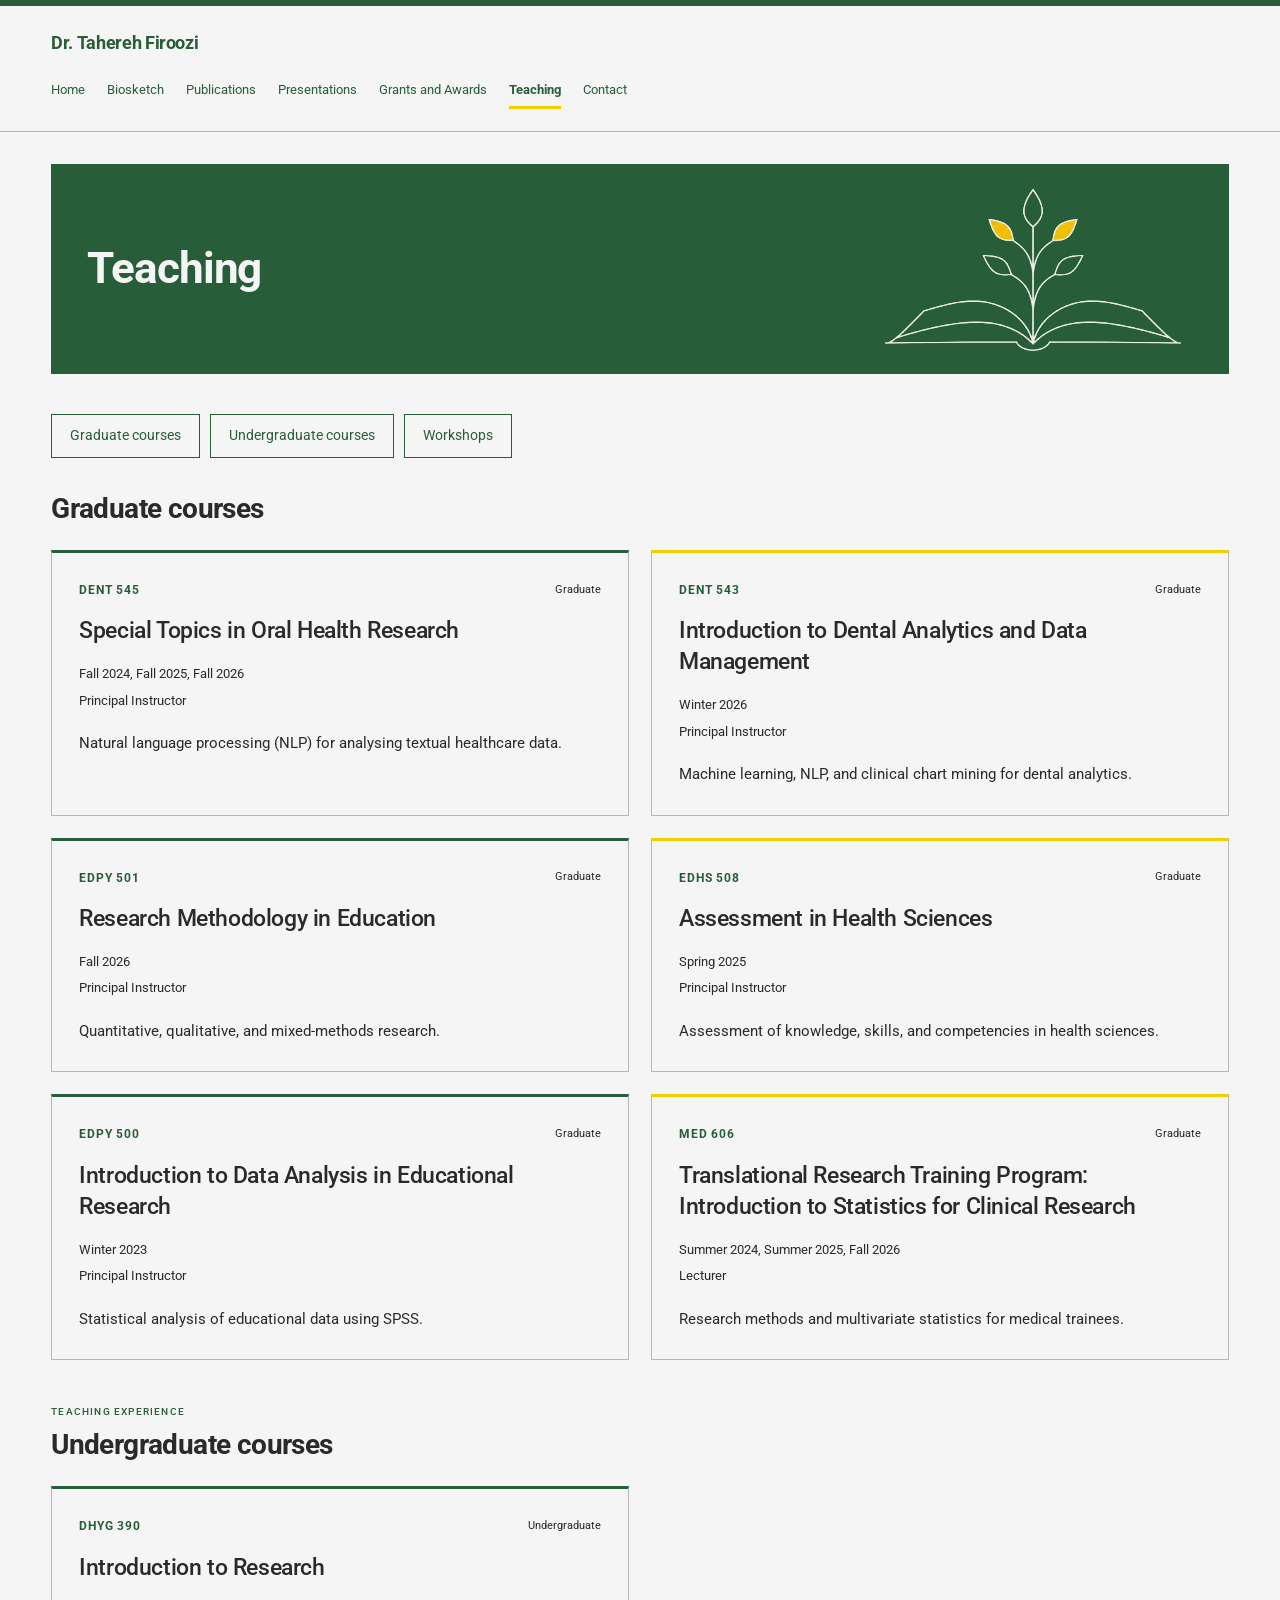
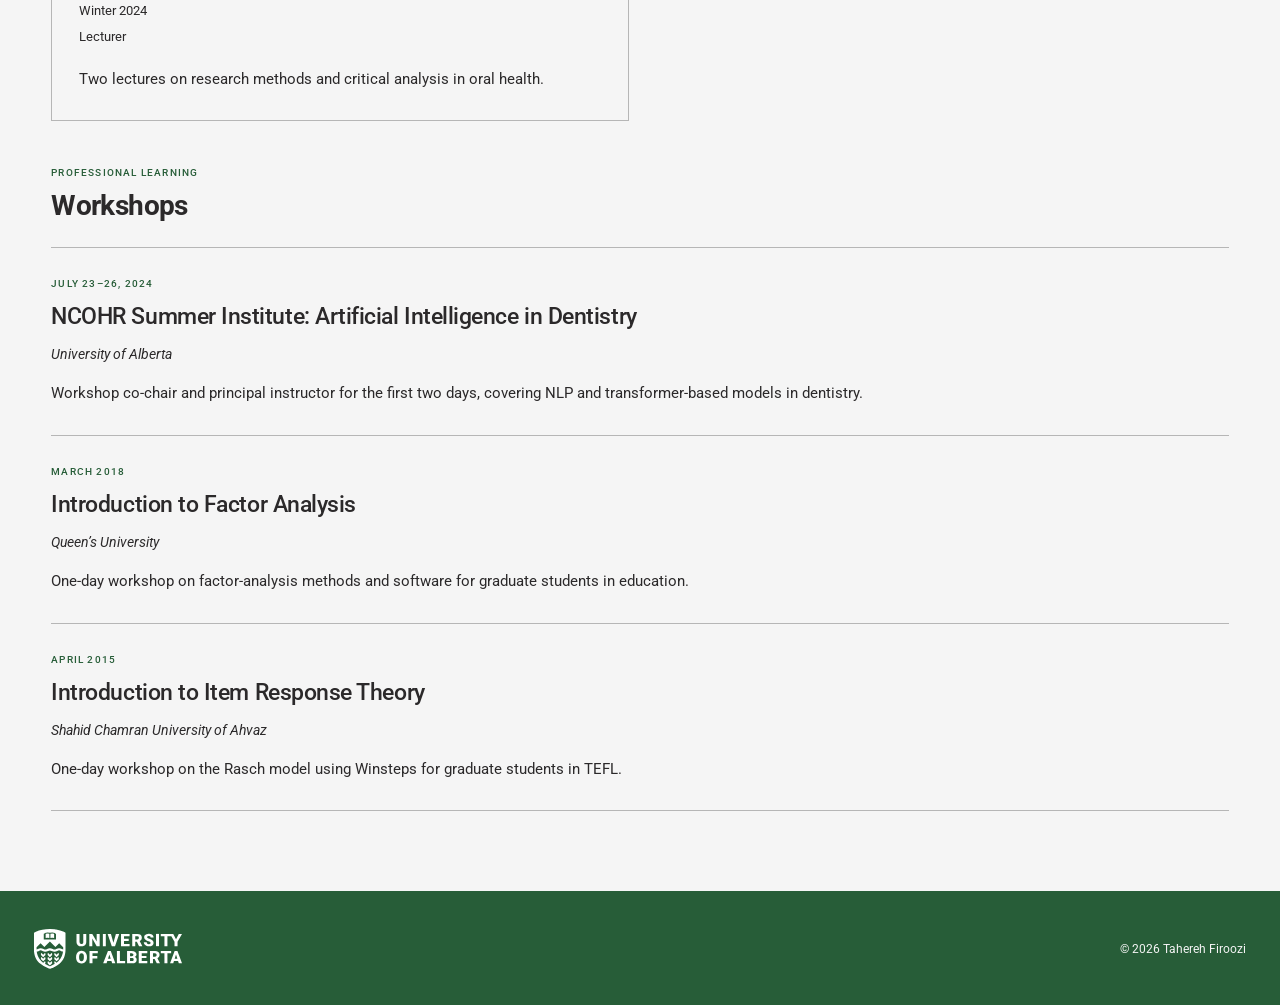
<file: teaching.html>
<!doctype html>
<html lang="en-CA"><head><meta charset="utf-8"><meta name="viewport" content="width=device-width, initial-scale=1"><title>Teaching | Dr. Tahereh Firoozi</title><meta name="description" content="Teaching at the University of Alberta, including NLP, machine learning, dental analytics, assessment, and research methods."><meta name="theme-color" content="#275D38"><meta property="og:type" content="website"><meta property="og:title" content="Teaching | Dr. Tahereh Firoozi"><meta property="og:description" content="Teaching at the University of Alberta, including NLP, machine learning, dental analytics, assessment, and research methods."><link rel="icon" type="image/svg+xml" href="assets/favicon.svg"><link rel="stylesheet" href="assets/styles.css"><link rel="stylesheet" href="assets/harmony.css?v=7"><script defer src="assets/site.js"></script><script type="application/ld+json">{"@context": "https://schema.org", "@type": "Person", "name": "Tahereh Firoozi", "honorificPrefix": "Dr.", "jobTitle": ["Clinical Assistant Professor", "Adjunct Assistant Professor"], "affiliation": {"@type": "CollegeOrUniversity", "name": "University of Alberta"}, "email": "tahereh.firoozi@ualberta.ca", "knowsAbout": ["Natural language processing", "Educational measurement", "Applied linguistics", "Graph-based retrieval-augmented generation", "Automated essay scoring", "Automatic item generation"]}</script><link rel="stylesheet" href="assets/typography.css?v=2"><link rel="stylesheet" href="assets/accents.css?v=1"><link rel="preload" href="assets/fonts/roboto-400.woff2" as="font" type="font/woff2" crossorigin><link rel="stylesheet" href="assets/ualberta-brand.css?v=4"><link rel="stylesheet" href="assets/teaching-banner.css?v=1"></head>
<body data-page="teaching"><a class="skip-link" href="#main">Skip to main content</a><div class="top-rule"></div>
<header class="site-header"><div class="header-inner"><div class="site-identity"><a class="brand" href="index.html" aria-label="Dr. Tahereh Firoozi — Home"><span class="brand-name">Dr. Tahereh Firoozi</span></a><button class="menu-toggle" type="button" aria-expanded="false" aria-controls="main-nav" hidden><span>Menu</span><span class="menu-symbol" aria-hidden="true">☰</span></button><nav class="main-nav" id="main-nav" aria-label="Main navigation"><a href="index.html">Home</a><a href="biosketch.html">Biosketch</a><a href="publications.html">Publications</a><a href="presentations.html">Presentations</a><a href="grants-awards.html">Grants and Awards</a><a href="teaching.html" aria-current="page">Teaching</a><a href="contact.html">Contact</a></nav></div></div></header>
<main id="main" class="site-main" tabindex="-1"><header class="page-intro teaching-banner"><h1>Teaching</h1><svg width="0" height="0" aria-hidden="true" style="position:absolute;pointer-events:none"><defs><filter id="teaching-linework" color-interpolation-filters="sRGB"><feColorMatrix type="matrix" values="1 0 0 0 0  0 1 0 0 0  0 0 1 0 0  4 0 0 0 -1"/></filter></defs></svg><div class="teaching-sketch" aria-hidden="true"><img src="assets/teaching-sketch.webp" width="2048" height="768" alt="" decoding="async"></div></header><nav class="jump-links" aria-label="On this page"><a href="#graduate">Graduate courses</a><a href="#undergraduate">Undergraduate courses</a><a href="#workshops">Workshops</a></nav><section id="graduate"><div class="section-heading"><div><h2>Graduate courses</h2></div></div><div class="course-grid"><article class="course-card"><div class="course-top"><span class="course-code">DENT 545</span><span class="course-level">Graduate</span></div><h3>Special Topics in Oral Health Research</h3><div class="course-meta"><span>Fall 2024, Fall 2025, Fall 2026</span><span>Principal Instructor</span></div><p>Natural language processing (NLP) for analysing textual healthcare data.</p></article><article class="course-card"><div class="course-top"><span class="course-code">DENT 543</span><span class="course-level">Graduate</span></div><h3>Introduction to Dental Analytics and Data Management</h3><div class="course-meta"><span>Winter 2026</span><span>Principal Instructor</span></div><p>Machine learning, NLP, and clinical chart mining for dental analytics.</p></article><article class="course-card"><div class="course-top"><span class="course-code">EDPY 501</span><span class="course-level">Graduate</span></div><h3>Research Methodology in Education</h3><div class="course-meta"><span>Fall 2026</span><span>Principal Instructor</span></div><p>Quantitative, qualitative, and mixed-methods research.</p></article><article class="course-card"><div class="course-top"><span class="course-code">EDHS 508</span><span class="course-level">Graduate</span></div><h3>Assessment in Health Sciences</h3><div class="course-meta"><span>Spring 2025</span><span>Principal Instructor</span></div><p>Assessment of knowledge, skills, and competencies in health sciences.</p></article><article class="course-card"><div class="course-top"><span class="course-code">EDPY 500</span><span class="course-level">Graduate</span></div><h3>Introduction to Data Analysis in Educational Research</h3><div class="course-meta"><span>Winter 2023</span><span>Principal Instructor</span></div><p>Statistical analysis of educational data using SPSS.</p></article><article class="course-card"><div class="course-top"><span class="course-code">MED 606</span><span class="course-level">Graduate</span></div><h3>Translational Research Training Program: Introduction to Statistics for Clinical Research</h3><div class="course-meta"><span>Summer 2024, Summer 2025, Fall 2026</span><span>Lecturer</span></div><p>Research methods and multivariate statistics for medical trainees.</p></article></div></section><section id="undergraduate" class="teaching-section"><div class="section-heading"><div><div class="eyebrow">Teaching experience</div><h2>Undergraduate courses</h2></div></div><div class="course-grid"><article class="course-card"><div class="course-top"><span class="course-code">DHYG 390</span><span class="course-level">Undergraduate</span></div><h3>Introduction to Research</h3><div class="course-meta"><span>Winter 2024</span><span>Lecturer</span></div><p>Two lectures on research methods and critical analysis in oral health.</p></article></div></section><section id="workshops" class="teaching-section"><div class="section-heading"><div><div class="eyebrow">Professional learning</div><h2>Workshops</h2></div></div><div class="workshop-list"><article class="workshop"><div class="eyebrow">July 23–26, 2024</div><h3>NCOHR Summer Institute: Artificial Intelligence in Dentistry</h3><p class="venue">University of Alberta</p><p>Workshop co-chair and principal instructor for the first two days, covering NLP and transformer-based models in dentistry.</p></article><article class="workshop"><div class="eyebrow">March 2018</div><h3>Introduction to Factor Analysis</h3><p class="venue">Queen’s University</p><p>One-day workshop on factor-analysis methods and software for graduate students in education.</p></article><article class="workshop"><div class="eyebrow">April 2015</div><h3>Introduction to Item Response Theory</h3><p class="venue">Shahid Chamran University of Ahvaz</p><p>One-day workshop on the Rasch model using Winsteps for graduate students in TEFL.</p></article></div></section></main>
<footer class="site-footer"><div class="footer-inner"><a class="university-mark" href="https://www.ualberta.ca/en/index.html" aria-label="University of Alberta"><img src="assets/ualberta-logo-reversed-white.svg" width="148" height="41" alt="University of Alberta"></a><p class="footer-copyright">© 2026 Tahereh Firoozi</p></div></footer>
<div class="toast" role="status" aria-live="polite" id="toast" hidden></div>
</body></html>
</file>
<file: assets/home-bauhaus.css>
:root{color-scheme:light;--site-font:Aptos,Arial,sans-serif;--green:#275d38;--gold:#F2CD00;--ink:#2B292A;--sage:#F5F5F5;--paper:#F5F5F5;--line:#b6b6b6}
*{box-sizing:border-box}body{margin:0;background:var(--paper);color:var(--ink);font-family:var(--site-font)}button,input{font-family:var(--site-font)}a{color:var(--green);text-decoration:none}a:hover{color:var(--green)}a:focus-visible,button:focus-visible,input:focus-visible{outline:2px solid var(--green);outline-offset:5px}button{cursor:pointer}[hidden]{display:none!important}.skip{position:absolute;top:-100px;left:20px;background:#F5F5F5;padding:12px;z-index:10}.skip:focus{top:10px}
.page{display:grid;grid-template-columns:280px minmax(0,1fr);min-height:100svh;border-top:8px solid var(--green)}
.profile{position:relative;display:flex;flex-direction:column;background:var(--sage);padding:28px 30px 25px;border-right:1px solid var(--line)}
.profile::before{content:'';position:absolute;top:0;right:0;width:38px;height:38px;background:var(--gold)}
.portrait{display:block;width:min(100%,24svh,185px);height:auto;aspect-ratio:1;object-fit:cover;border-radius:0;margin:0 auto 22px}
.identity h1{font-size:32px;line-height:1.03;letter-spacing:-1.25px;font-weight:600;margin:0 0 25px;color:var(--green)}
.sidebar-roles{font-size:16px;line-height:1.4}.position-group{margin-bottom:19px}.position-title{display:block;font-size:16px;font-weight:600}.position-detail{font-size:13px;margin-top:5px}.position-university{font-size:13px;margin-top:23px}.position-location{font-size:12px!important;margin-top:7px!important}
.sidebar-contacts{display:flex;flex-direction:column;gap:11px;margin-top:22px;padding-top:18px;border-top:1px solid var(--green)}.sidebar-contacts a{display:flex;align-items:center;gap:11px;width:fit-content;text-decoration:none;font-size:13px}.sidebar-contacts a:hover{text-decoration:none}.sidebar-contacts img{width:15px;height:15px}
.content{min-width:0;padding:0 38px 26px;display:flex;flex-direction:column;position:relative;background:#F5F5F5}
.header{display:flex;gap:16px;align-items:center;min-height:68px;border-bottom:1px solid var(--ink)}.navigation{display:flex;flex:1;gap:17px;justify-content:space-between;align-items:stretch;align-self:stretch}.navigation a{display:flex;align-items:center;position:relative;text-decoration:none;font-size:13px;#F5F5F5-space:nowrap}.navigation a[aria-current]{font-weight:600}.navigation a[aria-current]::after{content:'';position:absolute;left:0;right:0;bottom:-1px;height:4px;background:var(--gold)}.navigation a:hover{color:var(--green)}.navigation a:not([aria-current]):hover::after{content:'';position:absolute;left:0;right:0;bottom:-1px;height:2px;background:var(--green)}.search-toggle{background:none;border:0;padding:7px}.search-toggle img{display:block;width:19px;height:19px}.menu{display:none}
.intro{padding:30px 0 26px;font-size:17px;font-weight:400;line-height:1.55;letter-spacing:0}.intro p{margin:0 0 21px}.intro p:last-child{margin-bottom:0}.intro a{font-weight:400;text-decoration-color:#809887}
.research-focus{display:grid;grid-template-columns:minmax(215px,.9fr) minmax(0,1.4fr);grid-template-rows:auto 1fr;margin-top:auto;border:1px solid var(--green);position:relative}
.focus-label{grid-column:1;margin:0;background:var(--green);color:#F5F5F5;font-size:10px;letter-spacing:.13em;text-transform:uppercase;padding:20px 22px 10px}
.research-focus h2{grid-column:1;grid-row:2;margin:0;padding:0 22px 26px;background:var(--green);color:#F5F5F5;font-size:25px;line-height:1.14;font-weight:500;letter-spacing:-.5px;position:relative}
.research-focus h2::after{content:'';position:absolute;right:12px;bottom:12px;height:9px;width:9px;border-radius:50%;background:var(--gold)}
.focus-keywords{grid-column:2;grid-row:1/3;display:grid;grid-template-columns:1fr 1fr;list-style:none;margin:0;padding:0;background:#F5F5F5}
.focus-keywords li{font-size:13px;line-height:1.4;padding:34px 17px 15px;position:relative;border-bottom:1px solid var(--line)}.focus-keywords li:nth-child(odd){border-right:1px solid var(--line)}.focus-keywords li:nth-last-child(-n+2){border-bottom:0}.focus-keywords li::before{content:'';position:absolute;left:17px;top:16px;width:8px;height:8px;background:var(--green)}.focus-keywords li:nth-child(2)::before{background:var(--gold);border-radius:50%}.focus-keywords li:nth-child(3)::before{background:transparent;border:2px solid var(--green);border-radius:50%}.focus-keywords li:nth-child(4)::before{background:var(--gold)}
.search-panel{position:absolute;left:38px;right:38px;top:68px;z-index:5;background:#F5F5F5;border:1px solid var(--line);padding:20px;box-shadow:0 8px 20px #0001;max-height:65svh;overflow:auto}.search-panel label{display:block;margin-bottom:10px}.search-panel input{width:100%;font-size:16px;padding:10px;border:1px solid var(--green)}.search-status,.search-results{font-size:14px;line-height:1.6}
@media(min-width:1450px){.page{grid-template-columns:320px minmax(0,1fr)}.profile{padding:38px}.identity h1{font-size:37px}.content{padding-left:54px;padding-right:54px}.intro{padding-top:42px;font-size:18px;max-width:1100px}.research-focus{min-height:185px}.position-title{font-size:18px}.position-detail,.position-university{font-size:14px}.sidebar-contacts a{font-size:14px}}
@media(min-width:701px) and (max-height:740px){.profile{padding-top:22px}.portrait{width:min(100%,21svh);margin-bottom:18px}.identity h1{font-size:29px;margin-bottom:20px}.position-group{margin-bottom:15px}.position-university{margin-top:17px}.sidebar-contacts{margin-top:17px;padding-top:15px;gap:9px}.intro{padding-top:22px;padding-bottom:22px;font-size:16px;line-height:1.5}.intro p{margin-bottom:17px}.focus-label{padding-top:16px}.research-focus h2{font-size:23px}.focus-keywords li{padding-top:29px;padding-bottom:12px}.focus-keywords li::before{top:13px}}
@media(min-width:701px) and (max-width:1100px){.page{grid-template-columns:245px minmax(0,1fr)}.profile{padding-left:24px;padding-right:24px}.content{padding-left:25px;padding-right:25px}.navigation{gap:7px;flex-wrap:wrap;align-content:center;justify-content:flex-start;padding:9px 0}.navigation a{font-size:12px;padding:5px}.header{gap:8px}.research-focus{grid-template-columns:.8fr 1.2fr}.focus-label{padding-left:15px}.research-focus h2{padding-left:15px;font-size:21px}.focus-keywords li{font-size:12px;padding-left:12px;padding-right:10px}.focus-keywords li::before{left:12px}.intro{font-size:15px}.search-panel{left:25px;right:25px}}
@media(max-width:700px){.page{grid-template-columns:1fr;border-top-width:6px}.profile{display:grid;grid-template-columns:95px 1fr;gap:20px;padding:24px;border-right:0;border-bottom:1px solid var(--line)}.profile::before{width:22px;height:22px}.portrait{width:95px;margin:0;align-self:start}.identity h1{font-size:28px;line-height:1.08;margin-bottom:18px;letter-spacing:-.8px}.position-title{font-size:15px}.position-detail{font-size:13px}.position-group{margin-bottom:14px}.position-university{margin-top:14px}.sidebar-contacts{grid-column:1/-1;flex-direction:row;flex-wrap:wrap;margin-top:0;padding-top:15px;gap:15px 22px}.content{padding:0 24px 28px}.header{min-height:55px;flex-wrap:wrap;justify-content:space-between}.menu{display:block;font:inherit;font-size:14px;border:0;padding:16px 0;background:none}.navigation{order:3;flex-basis:100%;flex-direction:column;gap:0;padding-bottom:12px}.navigation a{font-size:15px;padding:10px 0}.navigation a[aria-current]::after{right:auto;width:36px}.js .navigation{display:none}.js .navigation.open{display:flex}.intro{font-size:16px;line-height:1.65;padding:27px 0}.intro p{margin-bottom:22px}.research-focus{grid-template-columns:1fr}.focus-label{grid-column:1;grid-row:1;padding:18px 20px 8px}.research-focus h2{grid-column:1;grid-row:2;padding:0 20px 22px;font-size:25px}.focus-keywords{grid-column:1;grid-row:3}.focus-keywords li{font-size:13px;min-height:85px}.search-panel{left:24px;right:24px;top:55px}}
@media(prefers-reduced-motion:no-preference){a{transition:color .15s ease}.sidebar-contacts a:hover img{transform:translateX(2px)}.sidebar-contacts img{transition:transform .15s ease}}

/* Wider profile column and more breathing room above contact links. */
@media(min-width:701px){.page{grid-template-columns:350px minmax(0,1fr)}.identity h1{#F5F5F5-space:nowrap}.sidebar-contacts{margin-top:46px;padding-top:20px}}
@media(min-width:1450px){.page{grid-template-columns:390px minmax(0,1fr)}}
@media(min-width:701px) and (max-width:1100px){.page{grid-template-columns:330px minmax(0,1fr)}.identity h1{font-size:29px}.content{padding-left:22px;padding-right:22px}.navigation{gap:5px}}
@media(max-width:700px){.sidebar-contacts{margin-top:12px;padding-top:20px}}

/* Short entrance animations keep the academic text easy to read. */
@media(prefers-reduced-motion:no-preference){
 @keyframes soft-arrival{from{opacity:0;transform:translateY(9px)}to{opacity:1;transform:translateY(0)}}
 @keyframes shape-arrival{from{opacity:0;transform:rotate(-90deg) scale(.7)}to{opacity:1;transform:rotate(0) scale(1)}}
 .portrait{animation:soft-arrival .65s ease-out both}
 .identity{animation:soft-arrival .6s ease-out .08s both}
 .sidebar-contacts{animation:soft-arrival .6s ease-out .16s both}
 .intro{animation:soft-arrival .65s ease-out .12s both}
 .profile::before{animation:shape-arrival .8s ease-out .15s both}
 .research-focus{animation:soft-arrival .65s ease-out .22s both}
 .focus-keywords li{animation:soft-arrival .5s ease-out both}
 .focus-keywords li:nth-child(1){animation-delay:.30s}
 .focus-keywords li:nth-child(2){animation-delay:.38s}
 .focus-keywords li:nth-child(3){animation-delay:.46s}
 .focus-keywords li:nth-child(4){animation-delay:.54s}
 .sidebar-contacts a,.navigation a,.search-toggle{transition:color .18s ease,background-color .18s ease,translate .18s ease}
 .sidebar-contacts a:hover,.sidebar-contacts a:focus-visible{translate:3px 0}
 .search-toggle:hover,.search-toggle:focus-visible{background:var(--sage)}
 .focus-keywords li{transition:background-color .25s ease}
 .focus-keywords li:hover{background:#F5F5F5}
 .focus-keywords li::before{transition:transform .3s ease}
 .focus-keywords li:hover::before{transform:rotate(90deg) scale(1.2)}
}
@media(prefers-reduced-motion:reduce){*,*::before,*::after{animation:none!important;transition:none!important}}

/* Match Biosketch biography typography at every screen size. */
.intro{font-family:var(--site-font);font-size:16px;font-weight:400;color:var(--ink);letter-spacing:0;-webkit-font-smoothing:antialiased}
.intro p{font-size:16px;font-weight:400;line-height:1.85;letter-spacing:0;color:var(--ink);margin-bottom:24px}
.intro p:last-child{margin-bottom:0}
@media(max-width:760px){.intro p{line-height:1.8}}

/* Align contacts with the research panel using shared desktop grid rows. */
.position-university{font-weight:700;color:var(--green)}
.profile-main{display:contents}
@media(min-width:701px){
 .page{grid-template-rows:auto minmax(min-content,1fr) auto}
 .profile,.content{grid-row:1/4;display:grid;grid-template-rows:subgrid}
 .profile{grid-column:1;padding-bottom:26px}
 .content{grid-column:2}
 .profile-main{display:block;grid-row:1/3;padding-bottom:28px}
 .sidebar-contacts{grid-row:3;align-self:start;margin-top:0;padding-top:0;border-top:0}
 .header{grid-row:1}
 .intro{grid-row:2}
 .research-focus{grid-row:3;margin-top:0}
}

/* Unified sidebar color and aligned contact separator/heading. */
.profile{color:var(--green)}
@media(min-width:701px){
 .page{--focus-label-height:44px}
 .research-focus{grid-template-rows:var(--focus-label-height) 1fr}
 .focus-label{line-height:14px}
 .sidebar-contacts{border-top:1px solid var(--green);padding-top:var(--focus-label-height)}
}
@media(min-width:701px) and (max-height:740px){
 .page{--focus-label-height:40px}
}

/* Open, minimalist research focus section. */
.research-focus{
 display:block;min-height:0;border:0;background:#F5F5F5;padding:24px 26px;
}
.research-focus h2{
 display:flex;align-items:center;gap:14px;margin:0 0 18px;padding:0;
 background:none;color:var(--green);font-size:22px;line-height:1.3;
 font-weight:500;letter-spacing:-.3px;
}
.research-focus h2::before{
 content:"";display:block;width:28px;height:3px;flex:0 0 28px;background:var(--gold);
}
.research-focus h2::after,.focus-keywords li::before{content:none}
.focus-keywords{
 display:grid;grid-template-columns:1fr 1fr;gap:12px 30px;padding:0;margin:0;background:none;
}
.focus-keywords li,.focus-keywords li:nth-child(odd){
 padding:0;min-height:0;border:0;font-size:14px;font-weight:400;
 line-height:1.5;color:var(--ink);background:none;animation:none;
}
.focus-keywords li:hover{background:none}
@media(min-width:701px){.sidebar-contacts{padding-top:23px}}
@media(max-width:700px){
 .research-focus{padding:22px 20px}
 .research-focus h2{font-size:21px;gap:12px}
 .focus-keywords{gap:12px 20px}
}
@media(max-width:480px){.focus-keywords{grid-template-columns:1fr}}
</file>
<file: assets/typography.css>
@font-face{font-family:Roboto;font-style:italic;font-weight:400;font-display:swap;src:url("fonts/roboto-400-italic.woff2") format("woff2")}
@font-face{font-family:Roboto;font-style:normal;font-weight:400;font-display:swap;src:url("fonts/roboto-400.woff2") format("woff2")}
@font-face{font-family:Roboto;font-style:normal;font-weight:500;font-display:swap;src:url("fonts/roboto-500.woff2") format("woff2")}
@font-face{font-family:Roboto;font-style:normal;font-weight:600;font-display:swap;src:url("fonts/roboto-600.woff2") format("woff2")}
@font-face{font-family:Roboto;font-style:normal;font-weight:700;font-display:swap;src:url("fonts/roboto-700.woff2") format("woff2")}
@font-face{font-family:Roboto;font-style:normal;font-weight:900;font-display:swap;src:url("fonts/roboto-900.woff2") format("woff2")}
:root{--site-font:Roboto,Arial,sans-serif}
html body,body *,body *::before,body *::after{font-family:var(--site-font)!important}
body{-webkit-font-smoothing:antialiased}
</file>
<file: assets/accents.css>
/* Decorative animated squares removed across all pages. */
.profile::before,.page-intro::after,.brand-monogram::after{content:none!important;display:none!important;animation:none!important}
</file>
<file: assets/ualberta-brand.css>
/* University of Alberta 2025/26 identity, in the established Bauhaus layout. */
:root{--site-font:Roboto,Arial,sans-serif;--green:#275D38;--accent:#275D38;--gold:#F2CD00;--ink:#2B292A;--text:#2B292A;--muted:#2B292A;--paper:#F5F5F5;--white:#F5F5F5;--sage:#F5F5F5;--soft:#F5F5F5;--accent-light:#F5F5F5;--line:#b6b6b6}
body,.content,.site-header{background:var(--paper);color:var(--ink)}
a{color:var(--green)}
a:focus-visible,button:focus-visible,input:focus-visible,select:focus-visible{outline:2px solid var(--green);outline-offset:4px}
h1,h2,h3{letter-spacing:-.02em}
.university-mark{display:block;flex-shrink:0;width:max-content;line-height:0}
.university-mark img{display:block;width:168px;height:auto;max-width:none;object-fit:contain;animation:none!important;transform:none!important;filter:none!important}
.profile{background:var(--paper);border-right:3px solid var(--green);padding-top:38px}
.profile-main>.university-mark{margin:0 auto 38px}
.profile::before{width:28px;height:28px}
.portrait{width:144px;margin-bottom:20px}
.identity h1{font-size:29px;line-height:1.14;letter-spacing:-.025em;font-weight:700;margin-bottom:22px}
.position-title{font-weight:700;font-size:15px}
.position-detail{font-size:13px;line-height:1.5}
.position-group{margin-bottom:17px}
.position-university{margin-top:20px;font-size:13px}
.profile-main{padding-bottom:28px}
.intro{padding-top:30px;padding-bottom:30px}
.intro p,.prose p,.prose p.prose-lead{font-size:16px;font-weight:400;line-height:1.8;letter-spacing:0;color:var(--ink)}
.intro p{margin-bottom:24px}
.intro p:last-child{margin-bottom:0}
.intro a,.prose a{color:var(--green);font-weight:400}
.intro a:hover,.prose a:hover{box-shadow:0 2px 0 var(--gold)}
.header{border-bottom:1px solid var(--green)}
.navigation a{font-size:13px;color:var(--green)}
.research-focus{background:var(--paper);border-top:3px solid var(--gold);padding:22px 0 0}
.research-focus h2{font-size:22px;font-weight:700;margin-bottom:18px}
.research-focus h2::before{display:none}
.focus-keywords{gap:12px 30px}
.focus-keywords li{font-size:14px;line-height:1.5;color:var(--ink)}
.sidebar-contacts{border-top:3px solid var(--gold)}
.sidebar-contacts a{font-size:14px}
.search-panel{background:var(--paper);box-shadow:none;border:2px solid var(--green)}
.search-panel input,.filter-field input,.filter-field select{background:var(--paper)}

/* The logo has its own clear-space area, separate from the personal name and navigation. */
.top-rule{height:6px;background:var(--green)}
.header-inner{min-height:128px;gap:40px;align-items:center}
.header-inner>.university-mark{margin:38px 0 38px 38px}
.site-identity{flex:1;min-width:0;display:flex;flex-direction:column;gap:14px;padding:18px 0}
.brand{width:fit-content}
.brand-name{font-size:18px;font-weight:700;letter-spacing:-.02em;color:var(--green)}
.main-nav{gap:22px;align-self:stretch}
.main-nav a{font-size:13px;color:var(--green);min-height:38px}
.main-nav a[aria-current=page]{font-weight:700}
.main-nav a[aria-current=page]::after{background:var(--gold);height:3px}
.page-intro{background:var(--green);border:0;margin:32px 0 40px;padding:30px 36px 32px}
.page-intro h1{color:var(--paper);font-size:44px;font-weight:700;line-height:1.12;letter-spacing:-.025em;margin-bottom:0}
.page-intro>p{color:var(--paper);font-size:16px;line-height:1.6;margin-top:16px}
.page-intro::after{background:var(--gold);width:30px;height:30px}
.section-heading h2{font-size:28px;font-weight:700}
.bio-aside{background:var(--paper);border-top:3px solid var(--gold);border-left:1px solid var(--line);padding:24px}
.timeline-date,.eyebrow{color:var(--green)}
.timeline h3{font-weight:700;font-size:15px}
.timeline p{color:var(--ink);font-size:14px}
.filterbar{background:var(--paper);border:1px solid var(--line);border-top:3px solid var(--green);padding:20px}
.filter-field>span{font-size:12px;color:var(--ink)}
.filter-field input,.filter-field select{font-size:14px;border-color:var(--green)}
.year-group{border-top-color:var(--green)}
.year-label{font-weight:700;color:var(--green)}
.record h3{font-size:22px;line-height:1.4;font-weight:500}
.authors,.venue{font-size:14px;color:var(--ink)}
.badge{background:var(--paper);color:var(--green);border:1px solid var(--green);font-size:11px}
.badge-status{background:var(--gold);border-color:var(--gold);color:var(--ink)}
.jump-links a{background:var(--paper);border:1px solid var(--green);border-radius:0;color:var(--green);font-size:14px}
.jump-links a:hover{background:var(--gold);color:var(--ink)}
.course-card{background:var(--paper);border:1px solid var(--line);border-top:3px solid var(--green)}
.course-card:nth-child(even){border-top-color:var(--gold)}
.course-card h3,.workshop h3{font-weight:500;font-size:23px;line-height:1.35}
.course-meta{font-size:13px;color:var(--ink)}
.course-card>p,.workshop>p:last-child{font-size:15px;line-height:1.7}
.grant-body h3{font-size:22px;font-weight:500}
.grant-amount,.award-amount{font-size:13px;font-weight:400;color:var(--green)}
.contact-card{background:var(--paper);border:1px solid var(--line);border-top:3px solid var(--gold)}
.contact-grid h2{font-weight:700}
.contact-send{border-radius:0}
.contact-send:hover{background:var(--gold);color:var(--ink)}
.contact-profiles>div{font-size:15px}
.contact-roles p{font-size:14px;color:var(--ink)}
.button{background:var(--green);color:var(--paper);border-color:var(--green)}
.button:hover{background:var(--gold);color:var(--ink);border-color:var(--gold)}
.button-secondary{background:var(--paper);color:var(--green)}
.site-footer{background:var(--paper);border-top:3px solid var(--green)}
.footer-inner{padding-top:28px;padding-bottom:28px}
.footer-name{font-weight:700;color:var(--green);font-size:20px}
.footer-bottom,.footer-inner p{color:var(--ink);font-size:12px}
.footer-bottom{border-top:1px solid var(--line)}

@media(min-width:701px){.sidebar-contacts{padding-top:22px}.profile-main{padding-bottom:26px}}
@media(min-width:1450px){.identity h1{font-size:32px}.portrait{width:160px}.intro{max-width:1100px}.profile{padding-top:38px}}
@media(min-width:701px) and (max-height:760px){
 .profile{padding-top:38px}.profile-main>.university-mark{margin-bottom:38px}
 .portrait{width:116px;margin-bottom:16px}.identity h1{font-size:27px;margin-bottom:18px}
 .position-group{margin-bottom:14px}.position-university{margin-top:16px}
 .intro{padding-top:24px;padding-bottom:24px}.intro p{line-height:1.8;margin-bottom:20px}
}
@media(max-width:1100px){
 .header-inner{gap:38px}.header-inner>.university-mark{margin-left:38px}
 .main-nav{gap:14px}.main-nav a{font-size:12px}.brand-name{font-size:17px}
 .identity h1{font-size:27px}
}
@media(max-width:1000px){
 .header-inner{min-height:0;flex-wrap:nowrap;padding:0;gap:38px}
 .site-identity{display:grid;grid-template-columns:1fr auto;align-items:center;gap:12px}
 .main-nav{grid-column:1/-1;flex-basis:auto;padding:12px 0 0;gap:8px 22px}
 .main-nav a{font-size:14px}.menu-toggle{font-size:13px}
}
@media(max-width:760px){
 .page-intro{padding:24px;margin:24px 0 30px}.page-intro h1{font-size:36px}
 .page-intro::after{width:22px;height:22px}.page-intro>p{font-size:15px}
 .header-inner{gap:12px;flex-wrap:wrap;padding-bottom:12px}
 .header-inner>.university-mark{margin:34px 34px 34px}.university-mark img{width:148px}
 .site-identity{flex-basis:100%;padding:0}.brand-name{font-size:17px}
 .bio-aside{border-left:0;padding:24px 0}.intro p,.prose p,.prose p.prose-lead{line-height:1.8}
 .record h3{font-size:21px}.course-card h3{font-size:22px}
}
@media(max-width:700px){
 .profile{grid-template-columns:95px minmax(0,1fr);padding:34px 24px 24px;gap:22px;border-right:0;border-bottom:3px solid var(--green)}
 .profile-main>.university-mark{grid-column:1/-1;margin:0 auto 12px}
 .profile .university-mark img{width:148px}
 .profile::before{width:22px;height:22px}
 .portrait{width:95px;margin:0}.identity h1{font-size:26px;white-space:normal;margin-bottom:18px}
 .sidebar-contacts{margin-top:0;padding-top:18px;gap:16px 22px}
 .intro{padding:26px 0}.research-focus{padding:22px 0 0}
 .research-focus h2{font-size:21px}.focus-keywords li{font-size:14px}
}
@media print{.page-intro{background:none;padding:0}.page-intro h1,.page-intro>p{color:#2B292A}.university-mark{display:none}}

/* A quiet, shared university footer; the official mark retains its clear space. */
.site-header .header-inner{min-height:100px;gap:0}
.site-header .site-identity{padding:22px 0;gap:12px}
.site-footer{margin:0;background:var(--paper);border-top:2px solid var(--green)}
.site-footer .footer-inner{box-sizing:border-box;display:flex;align-items:center;justify-content:space-between;gap:40px;max-width:1320px;min-height:112px;margin:0 auto;padding:34px 40px}
.site-footer .university-mark{margin:0;flex:0 0 auto}
.site-footer .university-mark img{width:148px;height:auto}
.site-footer .footer-copyright{margin:0;font-size:12px;line-height:1.5;color:var(--green)}
@media(min-width:701px){.page{min-height:calc(100svh - 114px)}.profile{padding-top:28px}}
@media(max-width:700px){.site-footer .footer-inner{padding:34px;gap:34px;flex-wrap:wrap}.site-footer .footer-copyright{font-size:11px}.site-header .site-identity{padding:16px 0}.profile{padding-top:26px}}
/* Book covers sit beside, rather than above, their chapter citations. */
.publication.record-with-cover:not([hidden]){display:grid;grid-template-columns:112px minmax(0,1fr);gap:28px;align-items:start}
.chapter-details{min-width:0}
.book-cover{display:block;width:112px;line-height:0;border:0!important;transition:transform .18s ease;box-shadow:0 3px 10px #2b292a16}
.book-cover img{display:block;width:100%;height:auto;max-height:174px;object-fit:contain}
.book-cover:hover{transform:translateY(-3px)}
.book-cover:focus-visible{outline:3px solid var(--green);outline-offset:6px}
@media(max-width:600px){.publication.record-with-cover:not([hidden]){grid-template-columns:78px minmax(0,1fr);gap:18px}.book-cover{width:78px}.book-cover img{max-height:125px}}
@media(prefers-reduced-motion:reduce){.book-cover{transition:none}.book-cover:hover{transform:none}}

@media(min-width:1101px) and (max-height:760px){.intro{padding-top:14px;padding-bottom:14px}.content{padding-bottom:16px}.intro p{margin-bottom:18px}}

/* Deep green footer with the university's official reversed white mark. */
.site-footer{background:var(--green)}
.site-footer .footer-copyright{color:var(--paper)}
.site-footer a:focus-visible{outline-color:var(--gold)}
/* Chapter covers align with the page edge; citation text keeps a shared column. */
@media(min-width:761px){
 .publication-year{display:block}
 .publication-year>.year-label{margin-bottom:24px}
 .publication-year .publication{margin-left:140px}
 .publication-year .publication.record-with-cover{margin-left:0}
}

/* Full-width footer alignment and crisp portrait rendering. */
.site-footer .footer-inner{max-width:none;width:100%;padding-left:34px;padding-right:34px;flex-wrap:nowrap}
.site-footer .footer-copyright{margin-left:auto;text-align:right}
.profile .portrait{filter:none;transform:none;image-rendering:auto;animation:none}
@media(max-width:420px){.site-footer .footer-inner{padding-left:24px;padding-right:24px;gap:24px}.site-footer .footer-copyright{max-width:130px}}
</file>
<file: assets/styles.css>
:root{--site-font:Aptos,Arial,sans-serif}
/* Editorial academic design. All fonts are system fonts; no external assets. */
:root{--paper:#fbfaf7;--white:#fff;--ink:#172e31;--text:#374d50;--muted:#5d6c6c;--accent:#164c48;--accent-light:#e8eeea;--gold:#997941;--line:#daddd5;--soft:#f0f1eb;--max:1220px;--serif:var(--site-font);--sans:var(--site-font)}
*{box-sizing:border-box}html{scroll-behavior:smooth;scroll-padding-top:120px}body{margin:0;background:var(--paper);color:var(--text);font-family:var(--site-font);font-size:16px;line-height:1.7;-webkit-font-smoothing:antialiased}h1,h2,h3,p{margin:0}h1,h2,h3{color:var(--ink)}h1,h2{font-family:var(--site-font);font-weight:400;letter-spacing:-.035em}h1{font-size:clamp(44px,5.1vw,72px);line-height:1.1}h2{font-size:clamp(29px,3vw,43px);line-height:1.22}h3{font-size:20px;font-weight:600;line-height:1.4;letter-spacing:-.018em}a{color:var(--accent);text-underline-offset:4px}a:hover{text-decoration-thickness:2px}a,button,input,select{touch-action:manipulation}button,input,select{font:inherit}button{cursor:pointer}a:focus-visible,button:focus-visible,input:focus-visible,select:focus-visible,summary:focus-visible{outline:3px solid var(--gold);outline-offset:5px;border-radius:2px}[hidden]{display:none!important}.muted{color:var(--muted)}.small-caps,.eyebrow{color:var(--accent);text-transform:uppercase;letter-spacing:.13em;font-size:11px;font-weight:650;line-height:1.5}.eyebrow{margin-bottom:17px}.eyebrow-line{display:inline-block;width:28px;height:1px;background:var(--gold);vertical-align:middle;margin-right:12px}strong{font-weight:650;color:var(--ink)}.skip-link{position:fixed;left:16px;top:-100px;z-index:50;padding:12px 20px;background:var(--white);border:2px solid var(--accent)}.skip-link:focus{top:12px}.top-rule{height:4px;background:var(--accent)}.site-header{position:sticky;top:0;z-index:20;background:rgba(251,250,247,.98);border-bottom:1px solid var(--line)}.header-inner{max-width:var(--max);padding:0 0;min-height:88px;margin:auto;display:flex;align-items:center;justify-content:space-between;gap:28px}.brand{display:flex;align-items:center;gap:12px;text-decoration:none;flex-shrink:0}.brand-monogram{font-family:var(--site-font);font-size:35px;line-height:1;color:var(--accent);font-style:italic}.brand-name{color:var(--ink);font-size:15px;font-weight:600;letter-spacing:-.03em}.main-nav{display:flex;align-items:center;gap:25px}.main-nav a{position:relative;display:inline-flex;align-items:center;min-height:50px;font-size:12.5px;text-decoration:none;white-space:nowrap;color:var(--muted)}.main-nav a:hover,.main-nav a[aria-current=page]{color:var(--accent)}.main-nav a[aria-current=page]{font-weight:600}.main-nav a[aria-current=page]::after{content:'';position:absolute;bottom:4px;left:0;width:100%;height:2px;background:var(--gold)}.menu-toggle{border:1px solid var(--line);background:transparent;padding:8px 13px;color:var(--accent);gap:12px;align-items:center;font-size:14px}.menu-symbol{font-size:18px}.site-main{max-width:var(--max);margin:0 auto;min-height:60vh}.site-main:focus{outline:none}.button{display:inline-flex;gap:20px;align-items:center;justify-content:space-between;border:1px solid var(--accent);background:var(--accent);color:white;text-decoration:none;font-size:13px;font-weight:550;line-height:1.5;padding:14px 20px;min-height:49px;border-radius:2px;transition:background .15s ease,color .15s ease}.button:hover{background:#103c39;text-decoration:none}.button-secondary{background:transparent;color:var(--accent);border-color:#afbeb5}.button-secondary:hover{background:var(--accent-light);color:var(--accent)}.button-row{display:flex;flex-wrap:wrap;gap:11px;margin-top:30px}.text-link{font-size:13px;font-weight:550;text-decoration:none;display:inline-flex;gap:16px;align-items:center}.text-link:hover{text-decoration:underline}.hero{display:grid;grid-template-columns:minmax(0,1.55fr) minmax(260px,1fr);gap:100px;padding:66px 0 80px;align-items:start}.hero h1{font-size:clamp(64px,6.2vw,87px);line-height:.98;letter-spacing:-.05em;margin-bottom:24px}.name-prefix{font-size:.34em;letter-spacing:-.02em;vertical-align:top;display:inline-block;margin-top:10px;margin-right:3px}.name-period{color:var(--gold)}.hero-tagline{font-family:var(--site-font);color:var(--accent);font-size:25px;line-height:1.35;letter-spacing:-.02em;margin-bottom:27px}.intro-text{font-size:15px;line-height:1.85;max-width:680px}.intro-text p+p{margin-top:16px}.hero-aside{padding-top:34px;max-width:380px;width:100%;justify-self:end}.portrait-frame{position:relative;border:1px solid #d2d9cf;padding:10px;background:var(--paper);border-radius:3px}.portrait-image,.portrait-placeholder{display:block;width:100%;aspect-ratio:4/5;object-fit:cover;border-radius:1px}.portrait-placeholder{position:relative;overflow:hidden;background:#e7eae1;display:flex;align-items:center;justify-content:center;isolation:isolate}.portrait-placeholder::before{content:'';position:absolute;width:88%;height:85%;border:1px solid #bdc9b9;border-radius:50% 50% 0 0;top:20%;left:23%;transform:rotate(-15deg);z-index:-1}.portrait-placeholder::after{content:'';position:absolute;width:80%;height:83%;border:1px solid #c5ccb9;border-radius:50% 50% 0 0;top:27%;left:13%;transform:rotate(-15deg);z-index:-1}.portrait-monogram{font-family:var(--site-font);font-size:85px;letter-spacing:-.08em;color:#597267;font-style:italic;margin-right:12px;margin-top:-10px}.portrait-caption{position:absolute;bottom:20px;left:0;right:0;text-align:center;color:#55665c;font-size:10px;text-transform:uppercase;letter-spacing:.18em}.portrait-details{margin-top:23px;border-left:2px solid var(--gold);padding-left:18px;font-size:13px;line-height:1.7}.portrait-details>p:first-child{color:var(--ink);font-weight:550}.portrait-details .muted{margin-top:8px;font-size:12px}.email-link{margin-top:8px;display:inline-block;font-size:12px;text-decoration:none;overflow-wrap:anywhere}.research-section{border-top:1px solid var(--line);border-bottom:1px solid var(--line);padding:53px 0 44px}.research-section h2{font-size:36px;max-width:710px;margin-bottom:34px}.research-grid{display:grid;grid-template-columns:repeat(3,1fr);gap:40px}.research-item{position:relative;border-top:1px solid var(--line);padding:23px 0 0}.research-index{font-family:var(--site-font);font-size:16px;color:var(--gold);display:block;margin-bottom:15px}.research-item h3{font-size:18px;margin-bottom:9px}.research-item p{font-size:14px;line-height:1.7;max-width:310px;color:var(--muted)}.selected-section{padding:65px 0}.section-heading{display:flex;gap:25px;align-items:flex-end;justify-content:space-between;margin-bottom:28px}.section-heading .eyebrow{margin-bottom:12px}.section-heading>.text-link{flex-shrink:0;margin-bottom:7px}.work-grid{display:grid;grid-template-columns:repeat(3,1fr);gap:24px}.work-card{display:flex;flex-direction:column;align-items:flex-start;text-decoration:none;color:inherit;border:1px solid var(--line);padding:27px 25px 24px;transition:border-color .15s ease,background .15s ease}.work-card:hover{background:#f4f5ef;border-color:#9bae9f}.work-card .eyebrow{font-size:10px;margin-bottom:20px}.work-card h3{font-family:var(--site-font);font-size:25px;font-weight:400;line-height:1.25;letter-spacing:-.025em;margin-bottom:17px}.work-card p{font-size:12px;line-height:1.7;color:var(--muted);margin-bottom:23px}.work-card .text-link{margin-top:auto;color:var(--accent)}.contact-band{margin-bottom:75px;padding:37px 40px;display:flex;justify-content:space-between;align-items:center;gap:28px;background:var(--accent-light);border-left:2px solid var(--gold)}.contact-band h2{font-size:29px}.contact-band .eyebrow{margin-bottom:12px}.page-intro{padding:66px 0 40px;max-width:900px}.page-intro h1{margin-bottom:22px}.page-intro>p{font-size:18px;color:var(--muted);max-width:740px;line-height:1.75}.bio-layout{display:grid;grid-template-columns:minmax(0,1.95fr) minmax(250px,1fr);gap:95px;padding:10px 0 75px}.prose{max-width:760px}.prose p{font-size:16px;line-height:1.95;margin-bottom:24px}.prose p.prose-lead{font-size:21px;line-height:1.7;color:var(--ink);font-family:var(--site-font);letter-spacing:-.008em;padding-bottom:20px;border-bottom:1px solid var(--line);margin-bottom:28px}.bio-aside{border-left:1px solid var(--line);padding-left:32px}.timeline{list-style:none;margin:24px 0 0;padding:0}.timeline li{padding:0 0 27px 19px;position:relative;border-left:1px solid var(--line)}.timeline li:last-child{padding-bottom:0}.timeline li::before{position:absolute;content:'';top:7px;left:-4px;width:7px;height:7px;background:var(--gold);border-radius:50%}.timeline-date{font-size:12px;color:var(--muted);display:block;margin-bottom:5px}.timeline h3{font-size:15px;line-height:1.6}.timeline p{font-size:12px;line-height:1.8;margin-top:6px;color:var(--muted)}.affiliation-note{margin-top:40px;padding-top:28px;border-top:1px solid var(--line)}.affiliation-note h3{font-family:var(--site-font);font-size:25px;font-weight:400;line-height:1.3;margin-bottom:15px}.affiliation-note p{font-size:13px;line-height:1.9}.affiliation-note .muted{font-size:11px;margin-top:12px}.page-next{padding:26px 0 40px;border-top:1px solid var(--line);display:flex;align-items:center;justify-content:space-between;gap:25px;margin-bottom:35px}.page-next>span{font-size:13px;color:var(--muted)}.page-next>a{font-family:var(--site-font);font-size:30px;text-decoration:none}.filterbar{display:flex;align-items:flex-end;gap:13px;padding:22px;background:var(--soft);border:1px solid var(--line);margin:0 0 15px;border-radius:3px}.filter-field{display:flex;flex-direction:column;gap:7px;min-width:110px;flex:0 1 auto}.filter-field>span{font-size:11px;font-weight:600;color:var(--accent);letter-spacing:.03em}.filter-field input,.filter-field select{width:100%;background:var(--paper);border:1px solid #bac5be;padding:10px 11px;min-height:43px;border-radius:2px;color:var(--text);font-size:12px;max-width:100%}.filter-field select{padding-right:25px}.search-field{flex:1 1 300px;min-width:180px}.filter-field:has(select[data-filter=type]){max-width:230px}.filter-field:has(select[data-filter=status]){max-width:160px}.reset-button{background:transparent;border:0;min-height:43px;padding:9px;font-size:12px;color:var(--accent);text-decoration:underline;text-underline-offset:3px}.results-bar{display:flex;justify-content:space-between;gap:20px;font-size:12px;color:var(--muted);margin-bottom:13px}.section-note{font-size:12px;line-height:1.8;color:var(--muted);max-width:960px;margin:17px 0 28px}.year-group{display:grid;grid-template-columns:150px 1fr;border-top:1px solid var(--line);padding:25px 0 13px;gap:40px}.year-label{font-family:var(--site-font);font-size:32px;color:var(--accent);line-height:1.2;padding-top:10px;letter-spacing:-.025em}.year-records{min-width:0}.record{padding:13px 0 27px;scroll-margin-top:140px}.record+.record{border-top:1px solid var(--line);padding-top:27px}.record-meta{display:flex;align-items:center;gap:8px;flex-wrap:wrap;margin-bottom:12px}.badge{display:inline-flex;align-items:center;background:var(--soft);color:var(--muted);border:1px solid var(--line);border-radius:3px;padding:3px 8px;font-size:10px;line-height:1.5;letter-spacing:.025em}.badge-status{color:#72542f;background:#f3eddf;border-color:#d8c7aa}.record h3{font-family:var(--site-font);font-weight:400;font-size:26px;line-height:1.36;letter-spacing:-.02em;margin-bottom:13px;max-width:900px}.authors{font-size:13px;line-height:1.8;margin-bottom:7px}.venue{font-style:italic;font-size:13px;line-height:1.9;color:var(--muted)}.record-actions{display:flex;flex-wrap:wrap;gap:24px;margin-top:15px;align-items:center}.record-actions:empty{display:none}.copy-link{display:inline-flex;align-items:center;gap:10px;color:var(--accent);background:transparent;border:0;padding:6px 0;font-size:12px;font-weight:500;text-align:left;min-height:33px}.copy-link:hover{text-decoration:underline}.record-actions .text-link{font-size:12px}.manuscripts-section{border-top:1px solid var(--line);padding:48px 0 65px}.manuscripts-section .section-note{max-width:850px}.manuscripts-section .record{margin-left:190px}.empty-state{text-align:center;padding:70px 20px;border:1px solid var(--line);margin-top:24px}.empty-state p{margin:15px 0 25px}.talk-date{font-size:12px;color:var(--muted);margin-top:9px}.talk-date span{margin:0 7px}.jump-links{display:flex;gap:26px;flex-wrap:wrap;border-bottom:1px solid var(--line);padding-bottom:26px;margin-bottom:50px}.jump-links a{display:inline-flex;gap:18px;align-items:center;font-size:13px;text-decoration:none}.jump-links a:hover{text-decoration:underline}.grant-row{display:grid;grid-template-columns:190px minmax(0,1fr) 130px;gap:28px;padding:30px 0;border-top:1px solid var(--line)}.grant-meta{display:flex;flex-direction:column;gap:15px;align-items:flex-start;padding-top:3px}.grant-meta .small-caps{font-size:11px;letter-spacing:.07em}.grant-scheme{font-size:12px;color:var(--accent);margin-bottom:8px;font-weight:600}.grant-body h3{font-family:var(--site-font);font-size:25px;font-weight:400;line-height:1.4;margin-bottom:13px}.grant-body>p:last-child{font-size:13px;color:var(--muted)}.grant-amount{text-align:right;font-size:22px;font-family:var(--site-font);color:var(--accent);padding-top:22px}.awards-section{padding:50px 0 65px}.award-row{display:grid;grid-template-columns:190px minmax(0,1fr) 180px;gap:28px;padding:27px 0;border-top:1px solid var(--line)}.award-date{font-size:12px;color:var(--muted);padding-top:3px}.award-row h3{font-size:17px;margin-bottom:9px}.award-row div>p{font-size:13px;line-height:1.8;color:var(--muted)}.award-amount{font-size:14px;color:var(--accent);text-align:right}.course-grid{display:grid;grid-template-columns:1fr 1fr;gap:24px}.course-card{padding:29px;background:#fffefa;border:1px solid var(--line)}.course-top{display:flex;align-items:center;justify-content:space-between;gap:20px;margin-bottom:15px}.course-code{color:var(--accent);font-size:12px;letter-spacing:.07em;font-weight:650}.course-level{font-size:11px;color:var(--muted)}.course-card h3{font-family:var(--site-font);font-size:29px;font-weight:400;line-height:1.23;margin-bottom:16px}.course-meta{font-size:11px;line-height:1.8;color:var(--muted);display:flex;flex-direction:column;gap:3px;margin-bottom:19px}.course-card>p{font-size:13px;line-height:1.9}.teaching-section{padding-top:60px}.teaching-section:last-child{padding-bottom:80px}.workshop-list{border-top:1px solid var(--line)}.workshop{padding:28px 0;border-bottom:1px solid var(--line)}.workshop .eyebrow{margin-bottom:10px}.workshop h3{font-family:var(--site-font);font-size:27px;font-weight:400;margin-bottom:10px}.workshop .venue{margin-bottom:14px}.workshop>p:last-child{font-size:14px;max-width:890px;line-height:1.9}.contact-layout{display:grid;grid-template-columns:minmax(0,1.65fr) minmax(0,1fr);gap:60px;padding:12px 0 95px}.contact-primary{padding:38px;background:var(--accent-light);border-top:2px solid var(--gold)}.contact-primary h2{font-size:45px;margin-bottom:30px}.contact-email{font-size:clamp(17px,1.9vw,25px);font-family:var(--site-font);text-decoration:none;overflow-wrap:anywhere;line-height:1.6;display:block;margin-bottom:16px}.contact-primary>.muted{font-size:13px}.contact-buttons{display:flex;flex-wrap:wrap;gap:22px;align-items:center;margin-top:29px}.contact-help{font-size:11px;line-height:1.9;color:var(--muted);margin-top:27px;max-width:380px}.contact-affiliations{padding-top:10px}.contact-appointment{padding:20px 0;border-bottom:1px solid var(--line)}.contact-appointment h3{font-size:17px;margin-bottom:10px}.contact-appointment p{font-size:13px;line-height:1.9;color:var(--muted)}.profile-links{display:flex;flex-wrap:wrap;gap:22px;margin-top:30px}.site-footer{border-top:1px solid var(--line);background:#f4f4ee}.footer-inner{max-width:var(--max);margin:auto;padding:38px 0;display:flex;align-items:flex-start;justify-content:space-between;gap:30px}.footer-name{font-family:var(--site-font);font-size:23px;text-decoration:none;color:var(--ink)}.footer-inner p{font-size:11px;line-height:1.8;color:var(--muted);margin-top:5px}.footer-meta>a{font-size:12px;text-decoration:none;overflow-wrap:anywhere}.back-to-top{font-size:12px;text-decoration:none;white-space:nowrap;margin-top:6px}.footer-bottom{max-width:var(--max);margin:auto;border-top:1px solid var(--line);padding:17px 0 25px;display:flex;justify-content:space-between;gap:20px;font-size:10px;color:var(--muted)}.toast{position:fixed;bottom:24px;left:50%;transform:translateX(-50%);z-index:30;background:var(--accent);color:white;padding:13px 24px;border-radius:3px;font-size:13px;max-width:calc(100vw - 32px);text-align:center;box-shadow:0 4px 20px #172e311a}.record:target{background:var(--accent-light);box-shadow:14px 0 0 var(--accent-light),-14px 0 0 var(--accent-light)}
@media(min-width:1001px){.menu-toggle{display:none!important}}
@media(max-width:1320px){.header-inner,.site-main,.footer-inner,.footer-bottom{margin-left:5%;margin-right:5%}.main-nav{gap:18px}.hero{gap:65px}.header-inner{gap:18px}.brand-name{font-size:14px}.main-nav a{font-size:12px}}
@media(max-width:1100px){.brand-name{display:none}.hero{gap:48px;grid-template-columns:minmax(0,1.5fr) minmax(250px,1fr)}.hero h1{font-size:72px}.hero-aside{padding-top:40px}.intro-text{font-size:14px}.bio-layout{gap:48px}.filterbar{flex-wrap:wrap}.search-field{flex-basis:100%}.filter-field{flex:1}.filter-field:has(select[data-filter=type]){max-width:none}.grant-row{grid-template-columns:155px minmax(0,1fr) 110px;gap:22px}.award-row{grid-template-columns:155px minmax(0,1fr) 150px;gap:22px}.contact-layout{gap:35px}}
@media(max-width:1000px){.header-inner{min-height:74px;flex-wrap:wrap;padding:12px 0}.brand-name{display:inline}.menu-toggle:not([hidden]){display:flex}.main-nav{display:flex;flex-basis:100%;flex-wrap:wrap;gap:7px 23px;padding:7px 0 13px;border-top:1px solid var(--line)}.main-nav a{font-size:14px;min-height:42px}.js .main-nav{display:none}.js .main-nav.is-open{display:flex}.hero{padding-top:45px}.hero h1{font-size:66px}.hero-tagline{font-size:22px}.hero .button{font-size:12px;padding:12px 15px;gap:12px}.research-grid{gap:28px}.research-section h2{font-size:33px}.work-grid{gap:16px}.work-card{padding:22px 20px}.work-card h3{font-size:22px}.year-group{grid-template-columns:110px 1fr;gap:26px}.manuscripts-section .record{margin-left:136px}.contact-primary{padding:30px}.contact-primary h2{font-size:40px}}
@media(max-width:760px){body{font-size:15px}.header-inner,.site-main,.footer-inner,.footer-bottom{margin-left:6%;margin-right:6%}.hero{grid-template-columns:1fr;gap:40px;padding-top:39px;padding-bottom:44px}.hero h1{font-size:67px;line-height:1.03;letter-spacing:-.048em}.hero-tagline{font-size:24px}.intro-text{font-size:15px;line-height:1.8}.intro-text p+p{margin-top:17px}.hero-aside{padding-top:0;justify-self:start;max-width:none;display:grid;grid-template-columns:minmax(130px,200px) minmax(0,1fr);align-items:center;gap:25px}.portrait-frame{padding:6px}.portrait-monogram{font-size:60px}.portrait-caption{font-size:8px;letter-spacing:.12em;bottom:12px}.portrait-details{margin:0;border:0;padding:0;font-size:12px}.portrait-details .email-link{font-size:11px}.hero-aside .muted{font-size:11px}.research-section{padding:39px 0 33px}.research-section h2{font-size:30px;margin-bottom:28px}.research-grid{grid-template-columns:1fr;gap:24px}.research-item{display:grid;grid-template-columns:34px 1fr;gap:0 13px;padding-top:18px}.research-index{grid-column:1;grid-row:1/3;margin-bottom:0;padding-top:2px}.research-item h3,.research-item p{grid-column:2}.research-item p{max-width:100%;font-size:13px}.selected-section{padding:42px 0}.section-heading{align-items:flex-start;gap:20px}.section-heading .text-link{font-size:12px;margin-top:5px;gap:9px}.section-heading h2{font-size:32px}.section-heading .eyebrow{font-size:10px}.work-grid{grid-template-columns:1fr}.work-card{padding:23px}.work-card h3{font-size:26px}.work-card .eyebrow{margin-bottom:13px}.work-card p{margin-bottom:18px}.contact-band{margin-bottom:45px;align-items:flex-start;flex-direction:column;padding:27px}.contact-band h2{font-size:29px}.page-intro{padding:42px 0 32px}.page-intro h1{font-size:45px}.page-intro>p{font-size:16px}.bio-layout{grid-template-columns:1fr;gap:30px;padding-bottom:40px}.prose p{font-size:15px;line-height:1.9}.prose p.prose-lead{font-size:20px}.bio-aside{padding:25px 0 0;border-left:0;border-top:1px solid var(--line)}.timeline{display:grid;grid-template-columns:1fr;gap:0}.affiliation-note{margin-top:25px}.page-next{padding-bottom:20px}.page-next>a{font-size:25px}.filterbar{padding:17px;gap:12px}.filter-field{min-width:0;flex:1 1 110px}.search-field{flex-basis:100%}.filter-field select{font-size:12px}.filter-field input{font-size:14px}.filter-field:has(select[data-filter=type]){flex-basis:100%}.filter-field:has(select[data-filter=status]){max-width:none}.results-bar{font-size:11px}.section-note{font-size:11px;line-height:1.85}.year-group{grid-template-columns:1fr;gap:11px;padding:23px 0 8px}.year-label{font-size:31px;padding-top:0}.record h3{font-size:25px;line-height:1.3}.authors{font-size:12px}.venue{font-size:12px}.record{padding-bottom:23px}.record+.record{padding-top:24px}.record-meta{gap:7px}.badge{font-size:9px}.manuscripts-section{padding:35px 0 40px}.manuscripts-section .record{margin-left:0}.jump-links{gap:15px 24px;margin-bottom:33px;padding-bottom:23px}.jump-links a{font-size:12px;gap:12px}.grant-row{grid-template-columns:1fr auto;gap:13px 20px;padding:24px 0}.grant-meta{grid-column:1/-1;flex-direction:row;align-items:center;gap:16px;flex-wrap:wrap}.grant-body{grid-column:1;min-width:0}.grant-amount{grid-column:2;padding-top:24px;font-size:21px}.grant-body h3{font-size:23px}.grant-body>p:last-child{font-size:12px}.grant-scheme{font-size:11px}.awards-section{padding-top:30px;padding-bottom:42px}.award-row{grid-template-columns:1fr;gap:10px}.award-amount{text-align:left;font-size:13px}.award-row h3{font-size:17px}.course-grid{grid-template-columns:1fr;gap:20px}.course-card{padding:24px}.course-card h3{font-size:27px}.teaching-section{padding-top:40px}.teaching-section:last-child{padding-bottom:45px}.workshop h3{font-size:25px}.contact-layout{grid-template-columns:1fr;gap:30px;padding-bottom:45px}.contact-primary{padding:27px}.contact-primary h2{font-size:38px;margin-bottom:23px}.contact-email{font-size:22px}.contact-primary .contact-buttons{gap:19px}.contact-affiliations{padding-top:0}.footer-inner{display:grid;grid-template-columns:1fr auto;gap:24px;padding:28px 0}.footer-meta{grid-column:1;grid-row:2}.back-to-top{grid-column:2;grid-row:1}.footer-bottom{flex-direction:column;gap:5px;padding-bottom:20px}}
@media(max-width:390px){.hero h1{font-size:60px}.brand-name{font-size:13px}.hero-aside{grid-template-columns:135px minmax(0,1fr);gap:17px}.hero-aside .email-link{font-size:10px}.button-row{gap:10px}.hero .button{font-size:11px;padding:12px 13px}.contact-email{font-size:19px}.grant-row{grid-template-columns:1fr}.grant-amount{grid-column:1;text-align:left;padding-top:0}.section-heading{flex-wrap:wrap}.section-heading>.text-link{margin-top:0}}
@media(prefers-reduced-motion:reduce){html{scroll-behavior:auto}*,*::before,*::after{transition:none!important;animation:none!important}}
@media print{body{background:white;color:#000;font-size:10pt}.site-header,.top-rule,.filterbar,.results-bar,.record-actions,.skip-link,.site-footer,.button-row,.jump-links,.back-to-top,.contact-band,.toast{display:none!important}.site-main{max-width:none;margin:0}.hero{padding-top:0}.page-intro{padding:0 0 25px}.page-intro h1{font-size:30pt}.bio-layout{display:block}.bio-aside{margin-top:25px}.year-group{grid-template-columns:75px 1fr;gap:15px;break-inside:auto}.year-label{font-size:20pt}.record{break-inside:avoid}.record h3{font-size:15pt}.manuscripts-section .record{margin-left:90px}.course-card,.grant-row,.award-row{break-inside:avoid}.course-grid{display:block}.course-card{margin-bottom:20px}.portrait-frame{max-width:180px}.work-card{break-inside:avoid}.contact-layout{display:block}.contact-primary{background:transparent;padding:0}.record:target{background:none;box-shadow:none}}

/* Keep all text and form controls in the same typeface. */
body,button,input,select,textarea{font-family:var(--site-font)}
</file>
<file: assets/harmony.css>
/* Shared interior-page design, matching the Bauhaus homepage. */
:root{--paper:#F5F5F5;--ink:#2B292A;--text:#2B292A;--muted:#2B292A;--accent:#275d38;--accent-light:#F5F5F5;--gold:#F2CD00;--line:#b6b6b6;--soft:#F5F5F5;--max:1180px;--site-font:Aptos,Arial,sans-serif}
body{font-family:var(--site-font);background:#F5F5F5}h1,h2,h3{font-family:var(--site-font)}h1,h2{font-weight:500}.top-rule{height:8px}.site-header{background:#F5F5F5;border-bottom:1px solid #b6b6b6}.header-inner{min-height:75px;gap:24px}.brand{gap:13px}.brand-monogram{font-size:0;display:block;width:22px;height:22px;background:var(--accent);border-radius:50%;position:relative}.brand-monogram::after{content:'';position:absolute;width:9px;height:9px;background:var(--gold);right:-4px;bottom:-2px}.brand-name{color:var(--accent);font-size:16px;font-weight:600;letter-spacing:-.3px}.main-nav{gap:22px}.main-nav a{font-size:13px;color:var(--ink)}.main-nav a[aria-current=page]::after{height:4px;bottom:0;background:var(--gold)}.main-nav a:hover{color:var(--accent)}.menu-toggle{border-color:var(--line);border-radius:0}
.page-intro{position:relative;max-width:none;margin:32px 0 34px;padding:32px 38px 34px;background:var(--accent-light);border-left:6px solid var(--accent)}.page-intro::after{content:'';position:absolute;right:0;top:0;width:34px;height:34px;background:var(--gold)}.page-intro .eyebrow{font-size:10px;letter-spacing:.15em;margin-bottom:12px}.page-intro h1{font-size:clamp(36px,4vw,52px);line-height:1.1;letter-spacing:-1.6px;color:var(--accent);margin-bottom:14px}.page-intro>p{font-size:16px;line-height:1.6;max-width:820px;color:var(--ink)}
.eyebrow,.small-caps{font-size:10px;letter-spacing:.12em;font-weight:500}.section-heading{margin-bottom:24px}.section-heading h2{font-size:30px;letter-spacing:-.6px}.section-heading .eyebrow{margin-bottom:9px}.button{border-radius:0;padding:12px 18px;font-size:13px}.button:hover{background:#275D38}.button-secondary:hover{background:var(--accent-light);color:var(--accent)}.jump-links{gap:14px 30px;border-bottom:1px solid var(--ink);padding-bottom:20px;margin-bottom:34px}.jump-links a{font-size:13px}.text-link{font-size:13px}.page-next{border-top:1px solid var(--ink)}.page-next>a{font-size:25px;color:var(--accent)}
.bio-layout{grid-template-columns:minmax(0,1.9fr) minmax(270px,1fr);gap:54px;padding-bottom:48px}.prose p,.prose p.prose-lead{font-size:16px;font-weight:400;line-height:1.85;letter-spacing:0;margin-bottom:24px;color:var(--ink)}.prose p.prose-lead{padding-bottom:0;border-bottom:0}.bio-aside{padding:26px;background:var(--soft);border-left:0;border-top:4px solid var(--accent);align-self:start}.timeline{margin-top:22px}.timeline li::before{background:var(--accent);width:8px;height:8px}.timeline h3{font-size:15px;font-weight:600}.timeline-date{font-size:12px;color:var(--accent)}.timeline p{font-size:13px}.affiliation-note h3{font-size:23px;line-height:1.3;font-weight:500;color:var(--accent)}
.filterbar{border-radius:0;background:var(--soft);border:1px solid var(--line);border-top:3px solid var(--accent);padding:20px;gap:14px}.filter-field>span{font-size:11px}.filter-field input,.filter-field select{background:#F5F5F5;border-radius:0;font-size:13px;min-height:44px}.reset-button{font-size:13px}.results-bar{font-size:12px}.section-note{font-size:12px;line-height:1.7}.year-group{grid-template-columns:120px minmax(0,1fr);gap:30px;padding-top:22px;border-top:1px solid var(--accent)}.year-label{font-size:28px;font-weight:500;letter-spacing:-.6px}.record{padding-top:12px;padding-bottom:28px}.record h3{font-size:22px;line-height:1.4;letter-spacing:-.35px;font-weight:500;max-width:920px}.authors,.venue{font-size:13px;line-height:1.8}.badge{border-radius:0;background:#F5F5F5;color:#275D38;font-size:10px;border-color:var(--line)}.badge-status{background:#F2CD00;color:#2B292A;border-color:#F2CD00}.record-meta{margin-bottom:11px}.record-actions{margin-top:13px}.manuscripts-section .record{margin-left:150px}.empty-state{border-radius:0;background:var(--soft)}
.grant-row{grid-template-columns:160px minmax(0,1fr) 120px;gap:26px;border-top-color:var(--line);padding:28px 0}.grant-body h3{font-size:22px;line-height:1.4;font-weight:500;letter-spacing:-.3px}.grant-amount{font-size:24px;font-weight:500}.grant-scheme{font-size:12px}.award-row{grid-template-columns:160px minmax(0,1fr) 150px;gap:26px}.award-row h3{font-size:18px;font-weight:500}.award-date{font-size:13px}.awards-section{padding-top:42px}.course-grid{gap:22px}.course-card{background:#F5F5F5;border:1px solid var(--line);border-top:4px solid var(--accent);padding:27px;position:relative}.course-card:nth-child(even){border-top-color:var(--gold)}.course-card h3{font-size:24px;font-weight:500;letter-spacing:-.4px;line-height:1.3}.course-code{font-size:12px}.course-meta{font-size:12px}.course-card>p{font-size:14px;line-height:1.85}.teaching-section{padding-top:44px}.workshop h3{font-size:24px;font-weight:500;line-height:1.4}.workshop>p:last-child{font-size:14px}.workshop .eyebrow{color:var(--accent)}
.contact-layout{grid-template-columns:minmax(0,1.3fr) minmax(0,1fr);gap:50px;padding-bottom:60px}.contact-primary{background:var(--accent);border-top:0;position:relative;padding:32px;color:#F5F5F5}.contact-primary::after{content:'';position:absolute;right:0;top:0;width:28px;height:28px;background:var(--gold)}.contact-primary h2,.contact-primary .eyebrow,.contact-primary .muted,.contact-primary a,.contact-primary button,.contact-help{color:#F5F5F5}.contact-primary h2{font-size:38px;letter-spacing:-1px;font-weight:500}.contact-email{font-size:clamp(17px,1.75vw,24px);font-weight:400}.contact-primary .button{background:var(--gold);color:var(--ink);border-color:var(--gold)}.contact-primary .button:hover{background:#F2CD00}.contact-help{opacity:.88;font-size:12px}.contact-appointment h3{font-size:17px;font-weight:600}.contact-appointment p{font-size:14px;line-height:1.7}.contact-affiliations{padding-top:0}.contact-affiliations>.eyebrow{margin-bottom:0}.contact-layout a:focus-visible,.contact-layout button:focus-visible{outline-color:var(--gold)}
.site-footer{background:var(--accent-light);border-top:1px solid var(--line)}.footer-inner{padding-top:30px;padding-bottom:28px}.footer-name{font-size:21px;font-weight:500;color:var(--accent)}.footer-meta>a,.back-to-top{font-size:13px}.footer-bottom{font-size:11px}.footer-inner p{font-size:12px}.toast{border-radius:0}.brand:focus-visible,a:focus-visible,button:focus-visible,input:focus-visible,select:focus-visible,summary:focus-visible{outline-color:var(--accent)}
@media(max-width:1320px){.header-inner,.site-main,.footer-inner,.footer-bottom{margin-left:4%;margin-right:4%}.main-nav{gap:17px}.brand-name{font-size:15px}}
@media(max-width:1100px){.brand-name{display:block}.main-nav{gap:12px}.main-nav a{font-size:12px}.header-inner{gap:16px}.bio-layout{gap:30px}.contact-layout{gap:30px}.year-group{grid-template-columns:95px minmax(0,1fr);gap:24px}.manuscripts-section .record{margin-left:119px}.grant-row{grid-template-columns:130px minmax(0,1fr) 100px}.award-row{grid-template-columns:130px minmax(0,1fr) 130px}}
@media(max-width:1000px){.header-inner{min-height:68px}.main-nav{gap:8px 22px}.main-nav a{font-size:14px}.page-intro{margin-top:25px}}
@media(max-width:760px){.header-inner,.site-main,.footer-inner,.footer-bottom{margin-left:6%;margin-right:6%}.page-intro{padding:24px 22px;margin:22px 0 26px;border-left-width:4px}.page-intro::after{width:24px;height:24px}.page-intro h1{font-size:36px;letter-spacing:-1px;overflow-wrap:normal}.page-intro>p{font-size:15px;line-height:1.6}.page-intro .eyebrow{font-size:9px}.bio-layout{grid-template-columns:1fr;gap:24px}.prose p,.prose p.prose-lead{font-size:16px;line-height:1.8}.bio-aside{padding:23px}.filterbar{padding:16px}.filter-field input,.filter-field select{font-size:14px}.year-group{grid-template-columns:1fr;gap:12px}.year-label{font-size:26px}.record h3{font-size:21px}.record-meta{gap:6px}.badge{font-size:9px;max-width:100%}.manuscripts-section .record{margin-left:0}.grant-row{grid-template-columns:minmax(0,1fr) auto;gap:12px 16px}.grant-meta{grid-column:1/-1}.grant-body h3{font-size:21px}.grant-amount{font-size:20px}.award-row{grid-template-columns:1fr;gap:10px}.award-amount{text-align:left}.course-card{padding:23px}.course-card h3{font-size:23px}.course-top{gap:12px}.course-level{text-align:right}.contact-layout{grid-template-columns:1fr;gap:28px}.contact-primary{padding:26px}.contact-primary h2{font-size:33px}.contact-email{font-size:19px}.footer-name{font-size:20px}.footer-bottom{font-size:10px}.section-heading h2{font-size:28px}.page-next>a{font-size:23px}}
@media(max-width:390px){.grant-row{grid-template-columns:1fr}.grant-amount{grid-column:1;padding-top:0}.brand-name{font-size:14px}.contact-email{font-size:17px}.page-intro h1{font-size:32px}}
@media(prefers-reduced-motion:no-preference){@keyframes page-arrive{from{opacity:0;transform:translateY(7px)}to{opacity:1;transform:translateY(0)}}.page-intro{animation:page-arrive .5s ease-out both}.main-nav a,.text-link,.button{transition:color .18s ease,background-color .18s ease}.course-card{transition:border-color .2s ease}.course-card:hover{border-right-color:var(--accent);border-bottom-color:var(--accent);border-left-color:var(--accent)}}
@media print{.page-intro{background:#F5F5F5;border:0;padding:0;margin:0 0 24px}.page-intro::after{display:none}.bio-aside,.contact-primary{background:#F5F5F5;border:1px solid #ccc}.contact-primary h2,.contact-primary .eyebrow,.contact-primary .muted,.contact-primary a,.contact-help{color:#000}.year-group{grid-template-columns:75px 1fr}.manuscripts-section .record{margin-left:90px}}

/* Text links use the site's deep green without underlines. */
a{color:var(--accent);text-decoration:none}
a:hover,.text-link:hover,.jump-links a:hover{text-decoration:none}

/* Work history follows the education timeline. */
.work-experience{margin-top:30px;padding-top:26px;border-top:1px solid var(--line)}
.work-experience h2.eyebrow{font-size:10px;letter-spacing:.12em;font-weight:500}
.work-experience .timeline p+p{margin-top:8px}

/* Keep funding amounts visually secondary to the award details. */
.grant-amount,.award-amount{font-size:13px;font-weight:400}

/* Quiet, tappable section shortcuts shared by Teaching and Grants. */
.jump-links{gap:10px;border-bottom:0;padding-bottom:0;margin-bottom:34px}
.jump-links a{
 min-height:44px;padding:10px 18px;border:1px solid #b6b6b6;border-radius:3px;
 background:var(--accent-light);color:var(--accent);font-size:13px;
 line-height:1.4;text-decoration:none;justify-content:center;
 transition:background-color .18s ease,border-color .18s ease;
}
.jump-links a:hover{background:#F2CD00;border-color:var(--accent);text-decoration:none}
.jump-links a:focus-visible{outline:2px solid var(--accent);outline-offset:3px}
@media(max-width:760px){
 .jump-links{gap:8px;margin-bottom:28px}
 .jump-links a{padding:10px 13px;font-size:13px}
}

/* Minimal contact page with clear email, office and appointment groups. */
.contact-grid{display:grid;grid-template-columns:minmax(0,1fr) minmax(0,1fr);gap:54px;padding:4px 0 60px;align-items:start}
.contact-grid h2{font-size:20px;line-height:1.3;font-weight:500;color:var(--accent);margin:0 0 16px;letter-spacing:0}
.contact-card{padding:30px;background:var(--soft);border-top:3px solid var(--gold)}
.contact-address{display:block;font-size:clamp(16px,1.8vw,23px);line-height:1.5;overflow-wrap:anywhere;color:var(--accent)}
.contact-actions{display:flex;align-items:center;flex-wrap:wrap;gap:12px 22px;margin-top:24px}
.contact-send{display:inline-flex;align-items:center;min-height:44px;padding:10px 17px;border:1px solid var(--accent);border-radius:3px;font-size:13px;color:var(--accent)}
.contact-send:hover{background:var(--accent-light)}
.contact-profiles{margin-top:32px;padding-top:24px;border-top:1px solid var(--line)}
.contact-profiles h2{font-size:16px;margin-bottom:12px}
.contact-profiles>div{display:flex;gap:24px;flex-wrap:wrap;font-size:14px}
.contact-details{padding-top:3px}
.office-location address{font-style:normal;font-size:16px;line-height:1.8;color:var(--ink)}
.contact-roles{margin-top:28px;padding-top:24px;border-top:1px solid var(--line)}
.contact-roles>div+div{margin-top:20px}
.contact-roles h3{font-size:15px;font-weight:500;color:var(--accent);margin-bottom:6px}
.contact-roles p{font-size:13px;line-height:1.7;color:var(--muted);margin:0}
@media(max-width:760px){.contact-grid{grid-template-columns:1fr;gap:30px;padding-bottom:40px}.contact-card{padding:24px}.contact-address{font-size:18px}.office-location address{font-size:15px}}
</file>
<file: assets/biosketch-banner.css>
.page-intro.biosketch-banner{display:flex;align-items:center;justify-content:space-between;gap:36px;padding:18px 36px;min-height:202px}
.biosketch-banner h1{margin:0;flex:0 0 auto}
.biosketch-sketch{position:relative;width:660px;height:174px;flex:0 1 660px;min-width:0;overflow:hidden}
.biosketch-sketch img{display:block;width:100%;height:100%;object-fit:contain;filter:url(#biosketch-linework)}
@media(max-width:760px){.page-intro.biosketch-banner{padding:24px;gap:14px;min-height:0;flex-wrap:wrap}.page-intro.biosketch-banner h1{font-size:30px}.biosketch-sketch{flex:1 1 100%;width:100%;height:auto;aspect-ratio:2048/711}}
</file>
<file: assets/contact-banner.css>
.page-intro.contact-banner{display:flex;align-items:center;justify-content:space-between;gap:24px;padding:18px 36px;min-height:202px}
.contact-banner h1{margin:0}
.contact-sketch{position:relative;width:320px;height:174px;flex:0 0 320px;overflow:hidden}
.contact-sketch img{position:absolute;left:50%;top:50%;width:720px;max-width:none;height:auto;transform:translate(-53%,-46%);filter:url(#contact-linework)}
@media(max-width:760px){.page-intro.contact-banner{padding:24px;gap:12px;min-height:0}.page-intro.contact-banner h1{font-size:30px}.contact-sketch{width:150px;height:105px;flex-basis:150px}.contact-sketch img{width:380px}}
@media(max-width:440px){.page-intro.contact-banner{padding:20px 18px;flex-wrap:wrap}.page-intro.contact-banner h1{font-size:27px}.contact-sketch{margin-left:auto}}
</file>
<file: assets/grants-banner.css>
.page-intro.grants-banner{display:flex;align-items:center;justify-content:space-between;gap:24px;padding:18px 36px;min-height:202px}
.grants-banner h1{margin:0}
.grants-sketch{position:relative;width:300px;height:174px;flex:0 0 300px;overflow:hidden}
.grants-sketch img{position:absolute;left:50%;top:50%;width:600px;max-width:none;height:auto;transform:translate(-50%,-52%);filter:url(#grants-linework)}
@media(max-width:760px){.page-intro.grants-banner{padding:24px;gap:12px;min-height:0}.page-intro.grants-banner h1{font-size:30px}.grants-sketch{width:150px;height:105px;flex-basis:150px}.grants-sketch img{width:340px}}
@media(max-width:520px){.page-intro.grants-banner{padding:20px 18px;flex-wrap:wrap}.page-intro.grants-banner h1{font-size:27px}.grants-sketch{margin-left:auto}}
</file>
<file: assets/search-controls.css>
/* Search is primary; optional filters form a quiet secondary row. */
.filterbar{display:flex;flex-wrap:wrap;align-items:center;gap:12px 20px;padding:0 0 20px;background:transparent;border:0;border-bottom:1px solid var(--line);border-radius:0;margin-bottom:12px}
.filterbar .search-field{flex:1 0 100%;min-width:0;max-width:none;gap:10px;margin-bottom:4px}
.filterbar .search-field>span{font-size:14px;font-weight:500;letter-spacing:0}
.filterbar .search-field input{min-height:54px;font-size:16px;line-height:1.5;padding:13px 16px 13px 48px;border:1px solid var(--green);background:var(--paper) url("search.svg") 17px center / 19px 19px no-repeat;border-radius:0}
.filterbar .filter-field:not(.search-field){display:flex;flex-direction:row;align-items:center;gap:9px;flex:0 1 auto;min-width:0;max-width:none}
.filterbar .filter-field:not(.search-field)>span{font-size:12px;font-weight:400;letter-spacing:0}
.filterbar .filter-field select{min-height:42px;width:auto;max-width:260px;padding:8px 28px 8px 10px;font-size:13px;border-color:var(--line);background:var(--paper);border-radius:0}
.filterbar .reset-button{margin-left:auto;padding:8px 0;min-height:44px;font-size:12px;text-decoration:none}
.filterbar .reset-button:hover{text-decoration:underline}
.filterbar input:focus-visible,.filterbar select:focus-visible{outline:2px solid var(--green);outline-offset:3px}
.results-bar{margin-bottom:18px}
@media(max-width:600px){
 .filterbar{gap:10px 16px}
 .filterbar .search-field input{font-size:16px;min-height:52px;padding-left:42px;background-position:14px center;background-size:17px}
 .filterbar .filter-field:not(.search-field){flex:1 1 130px;max-width:100%;flex-direction:column;align-items:stretch;gap:5px}
 .filterbar .filter-field select{width:100%;max-width:100%;font-size:13px}
 .filterbar .reset-button{align-self:flex-end;padding:8px;flex:0 0 auto}
}

/* A dedicated search column beside the academic record. */
.search-layout{padding-bottom:32px}
.search-results{min-width:0}
.search-sidebar{min-width:0}
.search-sidebar .filterbar{padding:0;border:0;margin:0 0 24px}
@media(min-width:901px){
 .js .search-layout{display:grid;grid-template-columns:240px minmax(0,1fr);gap:40px;align-items:start}
 .js .search-sidebar{position:sticky;top:150px;max-height:calc(100svh - 174px);overflow-y:auto;padding:4px 22px 4px 4px;border-right:1px solid var(--line)}
 .search-sidebar .filterbar{display:flex;flex-direction:column;align-items:stretch;gap:20px}
 .search-sidebar .filterbar .filter-field,.search-sidebar .filterbar .filter-field:not(.search-field){flex:0 0 auto;flex-direction:column;align-items:stretch;width:100%;max-width:none;gap:8px}
 .search-sidebar .filterbar .search-field{margin:0}
 .search-sidebar .filterbar .search-field input{font-size:16px;padding-left:36px;padding-right:8px;background-position:10px center;background-size:16px;min-height:50px}
 .search-sidebar .filterbar .filter-field select{width:100%;max-width:100%}
 .search-sidebar .filterbar .reset-button{margin:0;align-self:flex-start;padding:8px 0}
 .search-results .year-group{display:block}
 .search-results .year-label{margin-bottom:24px}
 .search-results .manuscripts-section .record{margin-left:0}
}
@media print{.search-sidebar{display:none}.search-layout{display:block}}
</file>
<file: assets/presentations-banner.css>
.page-intro.presentations-banner{display:flex;align-items:center;justify-content:space-between;gap:24px;padding:18px 36px;min-height:202px}
.presentations-banner h1{margin:0}
.presentations-sketch{position:relative;width:300px;height:174px;flex:0 0 300px;overflow:hidden;mask-image:radial-gradient(ellipse at center,#000 85%,transparent 100%);-webkit-mask-image:radial-gradient(ellipse at center,#000 85%,transparent 100%)}
.presentations-sketch img{position:absolute;left:50%;top:50%;width:480px;max-width:none;height:auto;transform:translate(-50%,-50%)}
@media(max-width:760px){.page-intro.presentations-banner{padding:24px;gap:12px;min-height:0}.presentations-banner h1{font-size:30px}.presentations-sketch{width:150px;height:105px;flex-basis:150px}.presentations-sketch img{width:290px}}
@media(max-width:440px){.page-intro.presentations-banner{padding:20px 18px;flex-wrap:wrap}.presentations-banner h1{font-size:27px}.presentations-sketch{flex-basis:150px;margin-left:auto}}

/* Remove the green raster field at render time, revealing the exact banner colour. */
.presentations-sketch img{filter:url(#presentation-linework)}
</file>
<file: assets/publications-banner.css>
.page-intro.publications-banner{display:flex;align-items:center;justify-content:space-between;gap:24px;padding:18px 36px;min-height:202px}
.publications-banner h1{margin:0}
.publications-sketch{position:relative;width:340px;height:166px;flex:0 1 340px;overflow:hidden;mask-image:radial-gradient(ellipse at center,#000 85%,transparent 100%);-webkit-mask-image:radial-gradient(ellipse at center,#000 85%,transparent 100%)}
.publications-sketch img{position:absolute;left:50%;top:50%;width:600px;max-width:none;height:auto;transform:translate(-50%,-50%)}
@media(max-width:760px){.page-intro.publications-banner{padding:24px;gap:12px;min-height:0}.publications-banner h1{font-size:30px}.publications-sketch{width:150px;height:100px;flex-basis:150px}.publications-sketch img{width:340px}}
@media(max-width:440px){.page-intro.publications-banner{padding:20px 18px}.publications-banner h1{font-size:27px}.publications-sketch{flex-basis:100px;height:90px}.publications-sketch img{width:260px}}

/* Use whitespace within each year; reserve divider lines for year boundaries. */
.publication-year .year-records > .publication + .publication{border-top:0}
</file>
<file: assets/teaching-banner.css>
.page-intro.teaching-banner{display:flex;align-items:center;justify-content:space-between;gap:24px;padding:18px 36px;min-height:202px}
.teaching-banner h1{margin:0}
.teaching-sketch{position:relative;width:320px;height:174px;flex:0 0 320px;overflow:hidden}
.teaching-sketch img{position:absolute;left:50%;top:50%;width:720px;max-width:none;height:auto;transform:translate(-50%,-48%);filter:url(#teaching-linework)}
@media(max-width:760px){.page-intro.teaching-banner{padding:24px;gap:12px;min-height:0}.page-intro.teaching-banner h1{font-size:30px}.teaching-sketch{width:150px;height:105px;flex-basis:150px}.teaching-sketch img{width:350px}}
@media(max-width:440px){.page-intro.teaching-banner{padding:20px 18px;flex-wrap:wrap}.page-intro.teaching-banner h1{font-size:27px}.teaching-sketch{margin-left:auto}}
</file>
